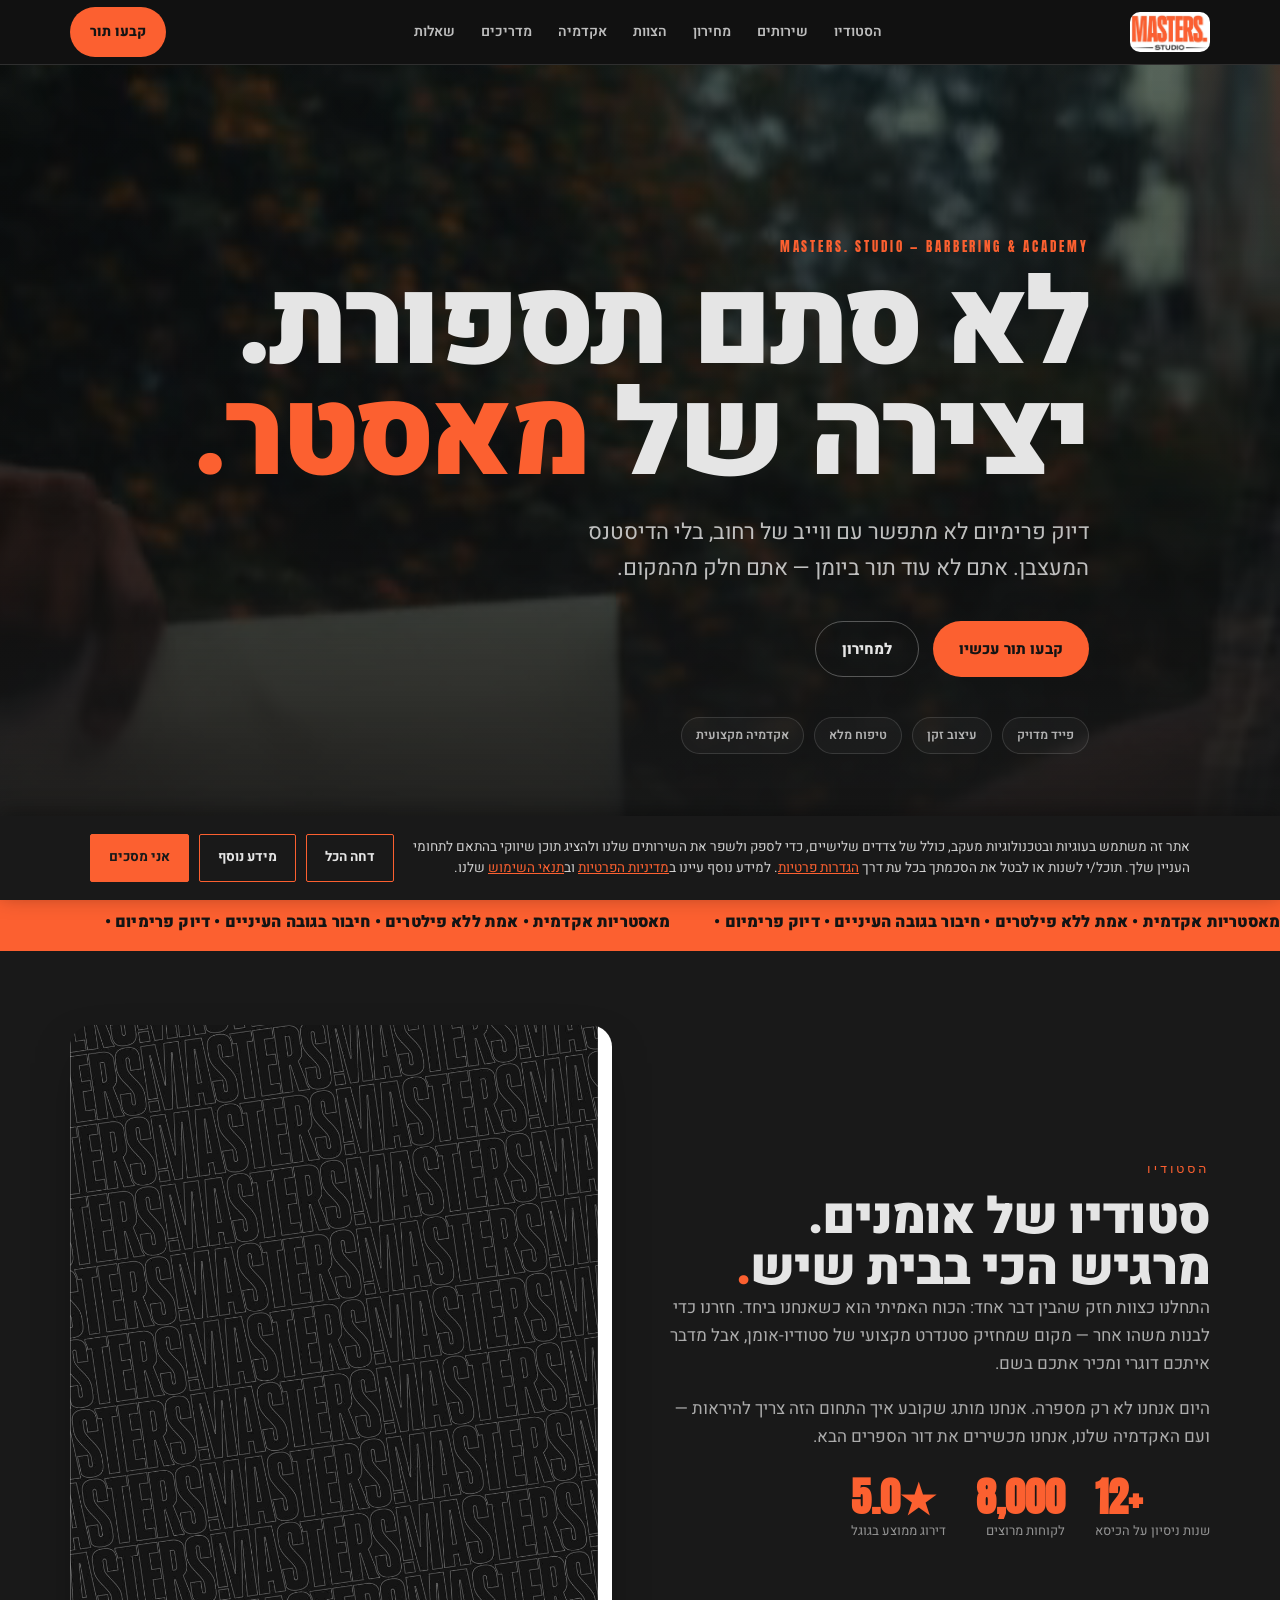
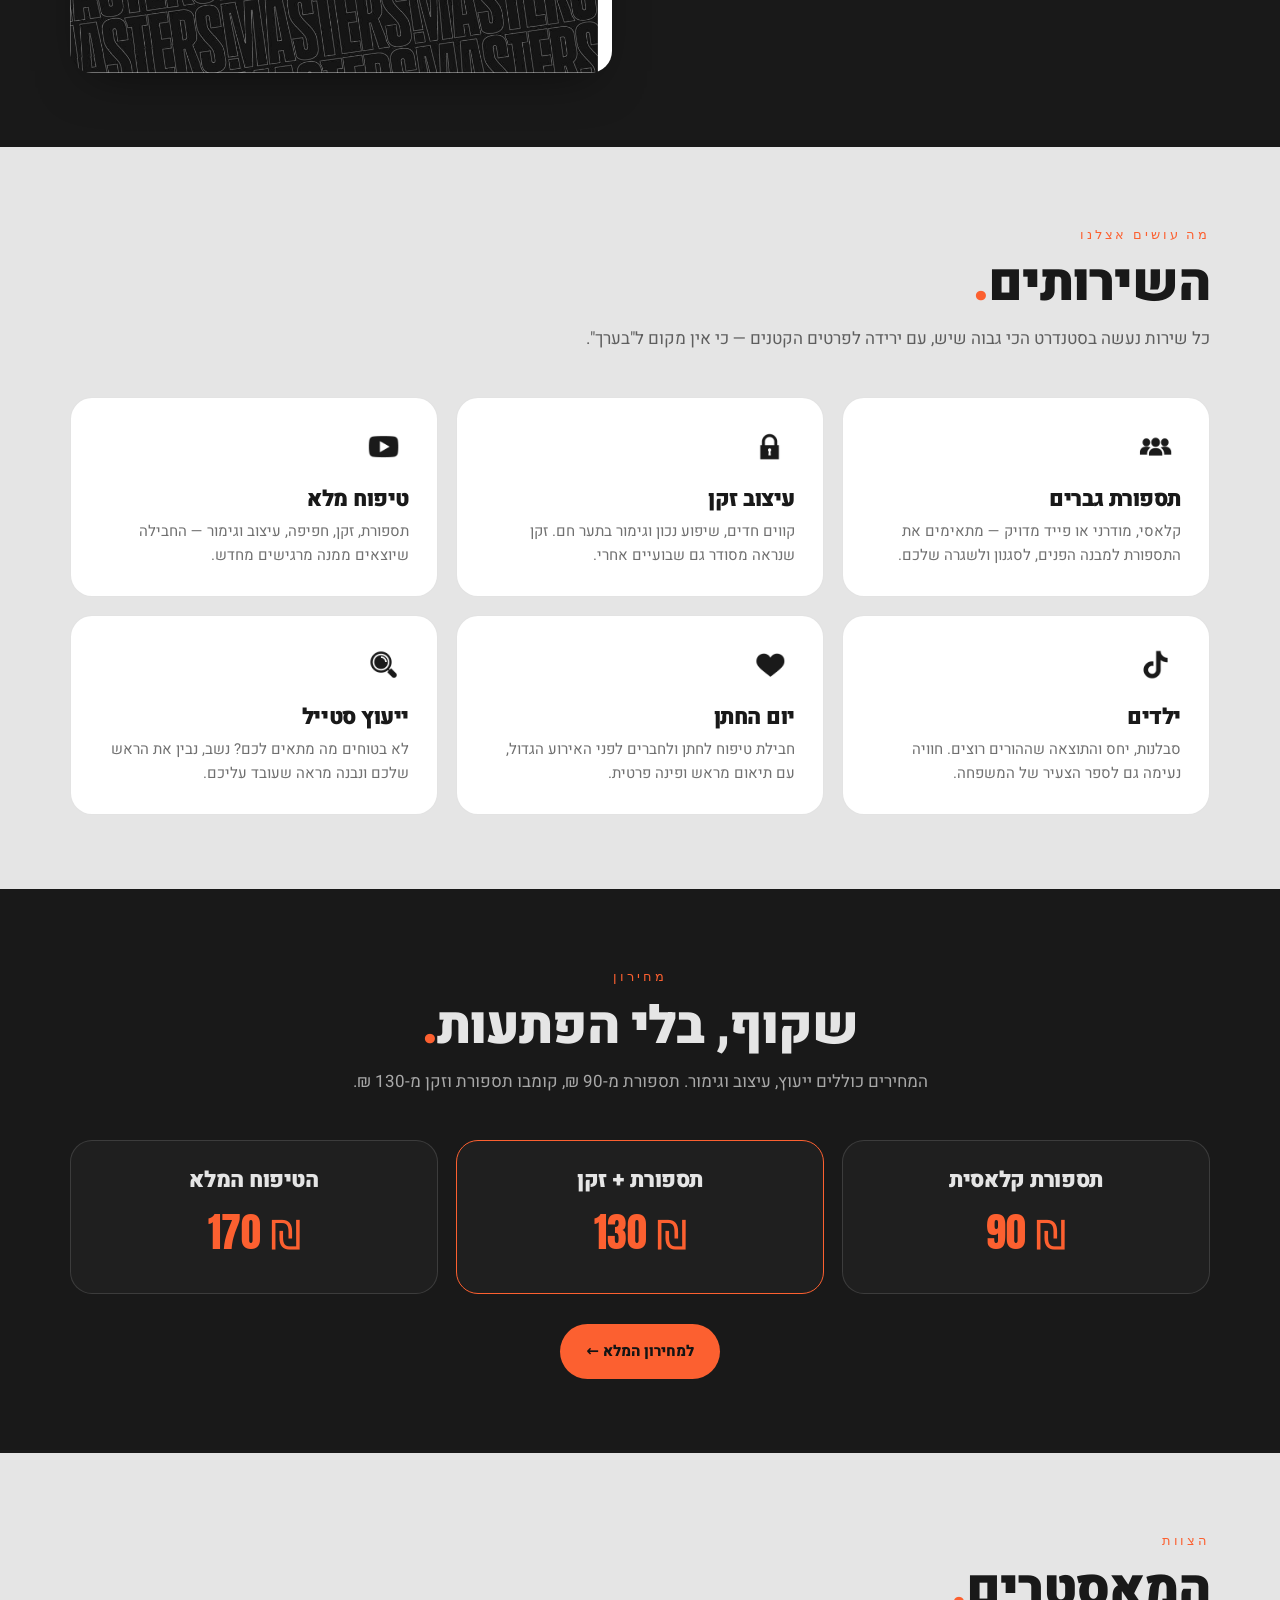
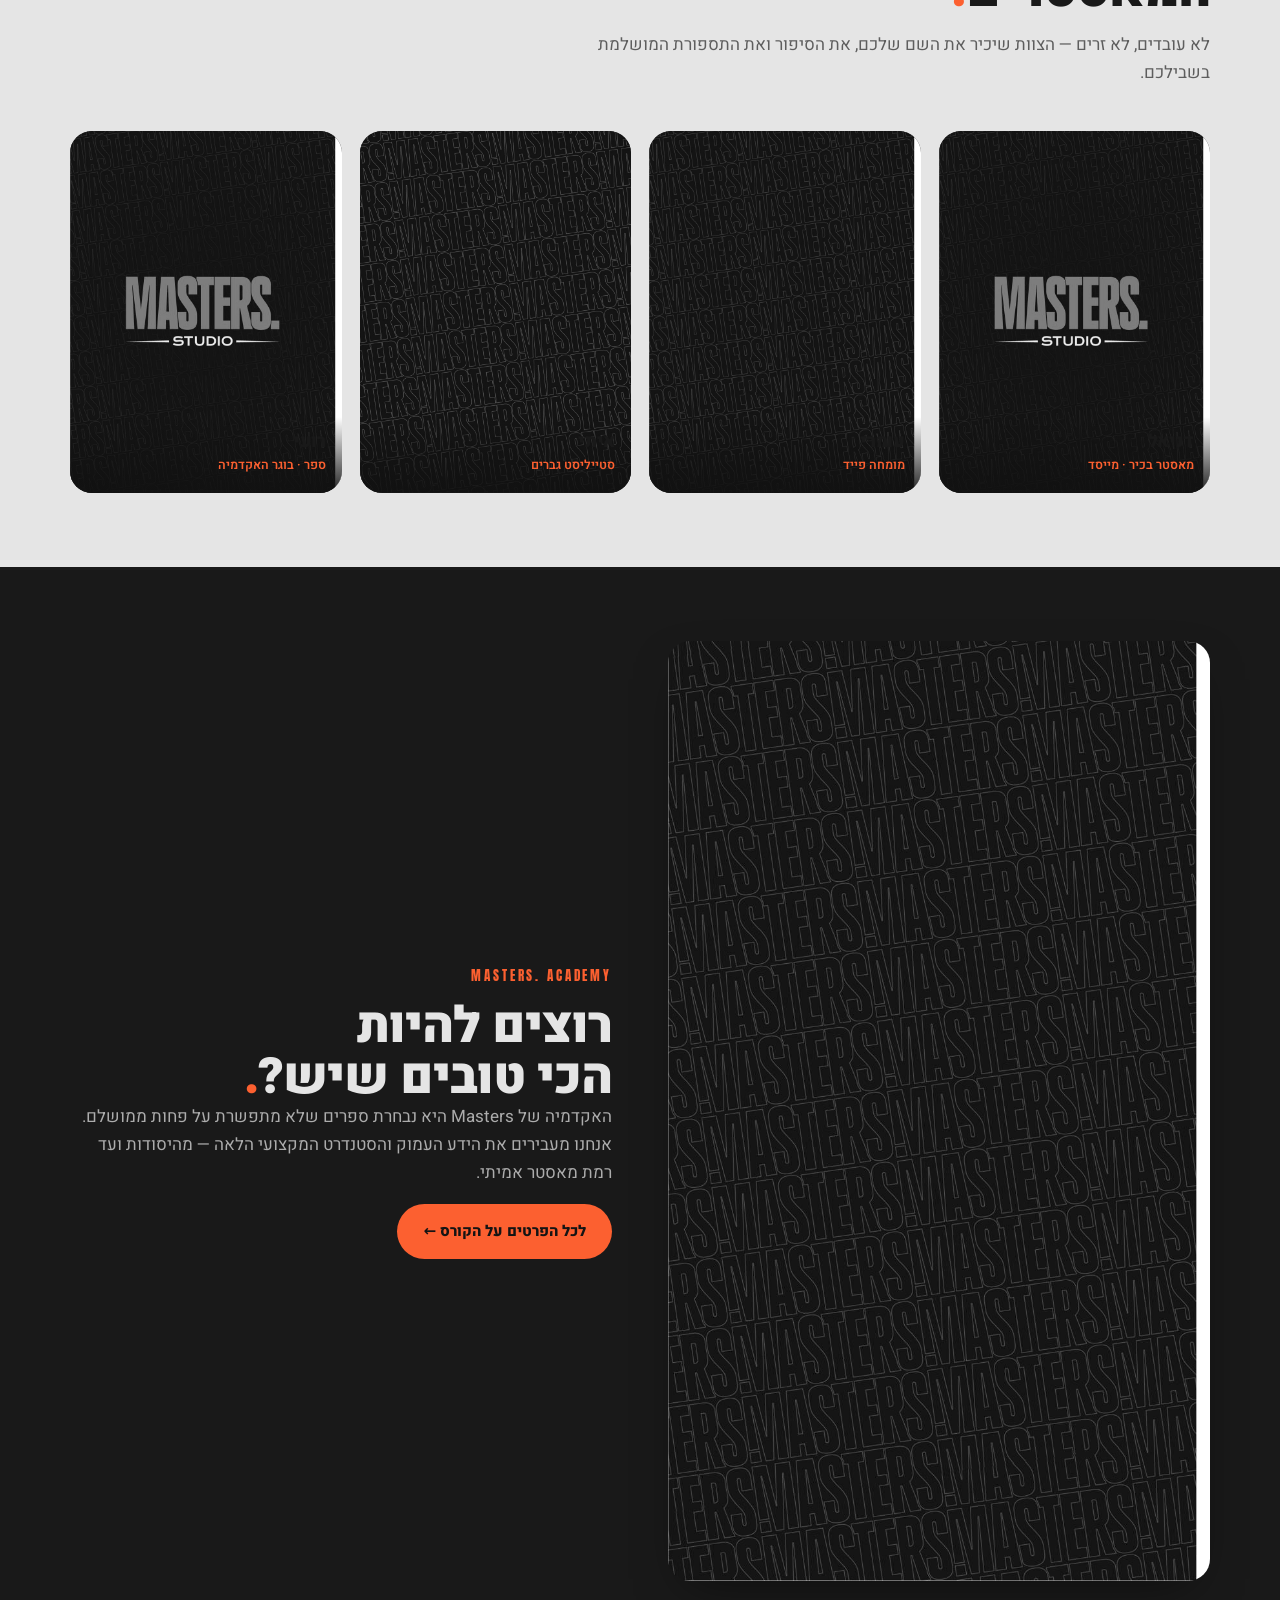
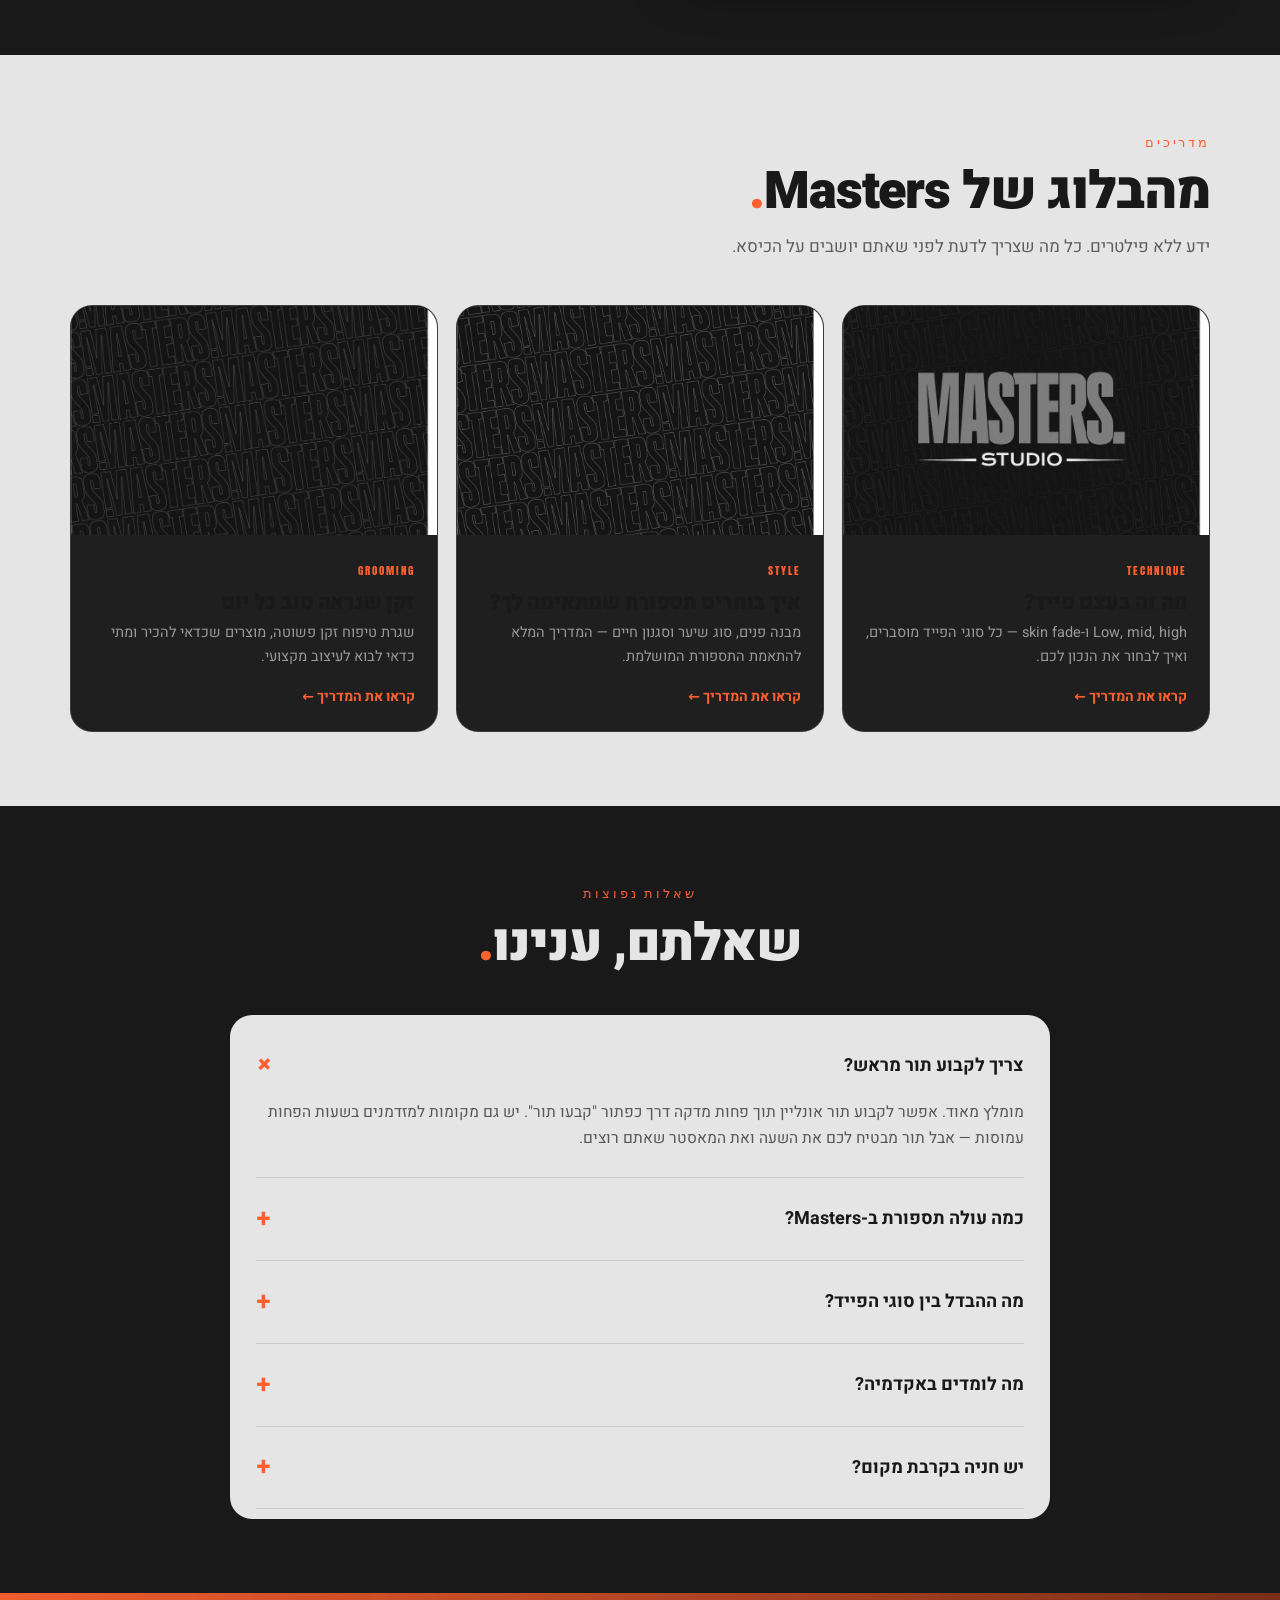
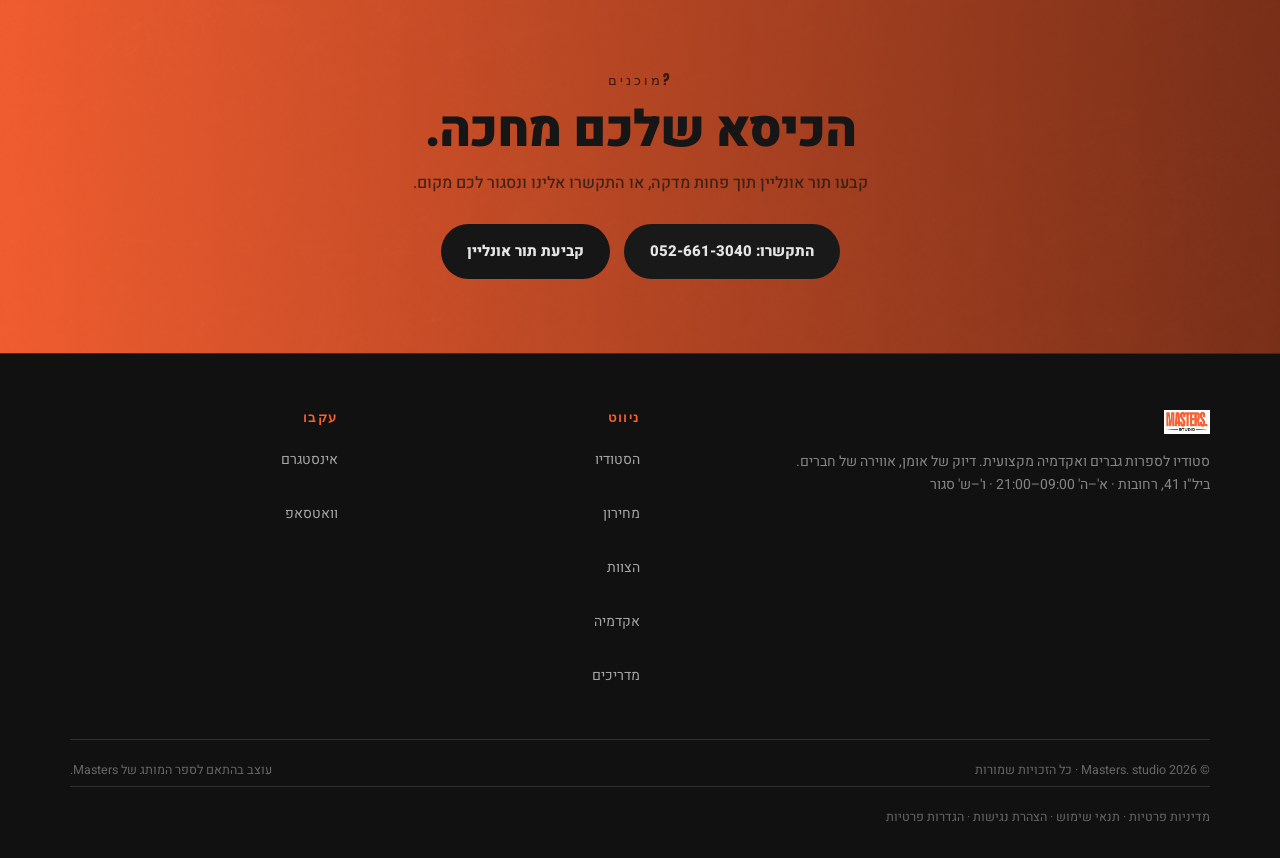
<file: index.html>
<!DOCTYPE html>
<html lang="he" dir="rtl">
<head>
<meta charset="UTF-8">
<meta name="viewport" content="width=device-width, initial-scale=1">
<title>Masters. סטודיו לספרות גברים ואקדמיה מקצועית | תספורות פרימיום</title>
<meta name="description" content="Masters. — סטודיו לספרות גברים בסטנדרט פרימיום ואקדמיה מקצועית לספרים. פייד, תספורת + זקן, טיפוח מלא ותורים אונליין. דיוק של אומן, אווירה של חברים.">
<meta name="keywords" content="מספרה גברים, ספר גברים, תספורת פייד, מספרה, ברבר שופ, אקדמיה לספרות, תספורת וזקן, Masters studio">
<link rel="canonical" href="https://masters-studio.co.il/">
<meta name="theme-color" content="#191919">
<meta name="robots" content="index,follow">

<!-- Open Graph -->
<meta property="og:type" content="business.business">
<meta property="og:title" content="Masters. סטודיו לספרות גברים ואקדמיה מקצועית">
<meta property="og:description" content="דיוק של אומן, אווירה של חברים. תספורות פרימיום, טיפוח זקן ואקדמיה מקצועית לספרים.">
<meta property="og:locale" content="he_IL">
<meta property="og:url" content="https://masters-studio.co.il/">
<meta property="og:image" content="https://masters-studio.co.il/assets/post.jpg">
<meta name="twitter:card" content="summary_large_image">

<link rel="icon" type="image/png" href="assets/logo-black.png">
<link rel="preconnect" href="https://fonts.googleapis.com">
<link rel="preconnect" href="https://fonts.gstatic.com" crossorigin>
<link rel="preload" as="image" href="assets/hero-poster.jpg" fetchpriority="high">
<link rel="preload" as="image" href="assets/texture2.webp" fetchpriority="high">
<link rel="preload" as="style" href="https://fonts.googleapis.com/css2?family=Anton&family=Heebo:wght@400;500;700;900&display=swap">
<link rel="stylesheet" href="https://fonts.googleapis.com/css2?family=Anton&family=Heebo:wght@400;500;700;900&display=swap" media="print" onload="this.media='all'">
<noscript><link rel="stylesheet" href="https://fonts.googleapis.com/css2?family=Anton&family=Heebo:wght@400;500;700;900&display=swap"></noscript>

<link rel="stylesheet" href="css/style.css">

<link rel="preload" as="style" href="css/cookie-consent.css">
<link rel="stylesheet" href="css/cookie-consent.css" media="print" onload="this.media='all'">
<noscript><link rel="stylesheet" href="css/cookie-consent.css"></noscript>
    
<!-- Local business structured data (SEO) -->
<script type="application/ld+json">
{
  "@context":"https://schema.org",
  "@type":"HairSalon",
  "name":"Masters. studio",
  "image":"https://masters-studio.co.il/assets/post.jpg",
  "description":"סטודיו לספרות גברים בסטנדרט פרימיום ואקדמיה מקצועית לספרים.",
  "@id":"https://masters-studio.co.il/",
  "url":"https://masters-studio.co.il/",
  "telephone":"+972-52-661-3040",
  "priceRange":"₪₪",
  "address":{"@type":"PostalAddress","streetAddress":"ביל\"ו 41, קומה 1","addressLocality":"רחובות","addressCountry":"IL"},
  "geo":{"@type":"GeoCoordinates","latitude":31.893955,"longitude":34.809265},
  "openingHoursSpecification":[
    {"@type":"OpeningHoursSpecification","dayOfWeek":["Sunday","Monday","Tuesday","Wednesday","Thursday"],"opens":"09:00","closes":"21:00"}
  ],
  "sameAs":["https://www.instagram.com/masters__studio/"]
}
</script>
<script type="application/ld+json">
{
  "@context":"https://schema.org",
  "@type":"FAQPage",
  "mainEntity":[
    {"@type":"Question","name":"צריך לקבוע תור מראש?","acceptedAnswer":{"@type":"Answer","text":"מומלץ. אפשר לקבוע תור אונליין תוך פחות מדקה. יש גם מקומות למזדמנים בשעות פחות עמוסות."}},
    {"@type":"Question","name":"כמה עולה תספורת ב-Masters?","acceptedAnswer":{"@type":"Answer","text":"תספורת קלאסית מתחילה ב-90 ₪, קומבו תספורת וזקן ב-130 ₪, וחבילת הטיפוח המלאה ב-170 ₪."}},
    {"@type":"Question","name":"מה זה בכלל פייד?","acceptedAnswer":{"@type":"Answer","text":"פייד הוא מעבר הדרגתי מקצר לארוך בצדדים ובעורף, שנעשה בהדרגתיות מושלמת בין האורכים. יש low, mid, high ו-skin fade."}},
    {"@type":"Question","name":"מה לומדים באקדמיה של Masters?","acceptedAnswer":{"@type":"Answer","text":"קורס ספרות מלא מהיסודות ועד רמת מאסטר: טכניקות פייד, עבודת מספריים, עיצוב זקן, ניהול לקוח ובניית קליינטים."}}
  ]
}
</script>
</head>
<body>
<a class="skip" href="#main">דלג לתוכן</a>

<!-- NAV -->
<header class="nav">
  <div class="container nav-in">
    <a class="nav-logo" href="#top" aria-label="Masters studio — דף הבית">
      <img src="assets/logo-nav-chip.png" alt="הלוגו של Masters studio">
    </a>
    <nav class="nav-links" aria-label="ניווט ראשי">
      <a href="#about">הסטודיו</a>
      <a href="#services">שירותים</a>
      <a href="pricing.html">מחירון</a>
      <a href="#team">הצוות</a>
      <a href="academy.html">אקדמיה</a>
      <a href="#articles">מדריכים</a>
      <a href="#faq">שאלות</a>
    </nav>
    <div style="display:flex;align-items:center;gap:10px">
      <a class="nav-cta" href="#book">קבעו תור</a>
      <button class="burger" aria-label="פתיחת תפריט" aria-expanded="false" id="burger">
        <span></span><span></span><span></span>
      </button>
    </div>
  </div>
  <nav class="mobile-menu container" id="mobileMenu" aria-label="ניווט נייד">
    <a href="#about">הסטודיו</a>
    <a href="#services">שירותים</a>
    <a href="pricing.html">מחירון</a>
    <a href="#team">הצוות</a>
    <a href="academy.html">אקדמיה</a>
    <a href="#articles">מדריכים</a>
    <a href="#faq">שאלות נפוצות</a>
  </nav>
</header>

<main id="main">
<span id="top"></span>

<!-- HERO -->
<section class="hero" aria-label="ברוכים הבאים">
    <video class="hero-video" autoplay muted loop playsinline preload="metadata" poster="assets/hero-poster.jpg">
    <source src="assets/hero-video.webm" type="video/webm">
    <source src="assets/hero-video.mp4" type="video/mp4">
  </video>
  <div class="hero-overlay"></div>
  <div class="container">
    <span class="eyebrow">Masters. studio — barbering &amp; academy</span>
    <h1>לא סתם תספורת.<br>יצירה של <span class="dot" style="color:var(--orange)">מאסטר</span></h1>
    <p class="sub">דיוק פרימיום לא מתפשר עם ווייב של רחוב, בלי הדיסטנס המעצבן. אתם לא עוד תור ביומן — אתם חלק מהמקום.</p>
    <div class="hero-actions">
      <a class="btn btn-primary" href="#book">קבעו תור עכשיו</a>
      <a class="btn btn-ghost" href="#pricing">למחירון</a>
    </div>
    <div class="hero-tags">
      <span>פייד מדויק</span><span>עיצוב זקן</span><span>טיפוח מלא</span><span>אקדמיה מקצועית</span>
    </div>
  </div>
</section>

<!-- VALUE STRIP -->
<div class="strip" aria-hidden="true">
  <div class="strip-in">
    <span>מאסטריות אקדמית&nbsp;•&nbsp;אמת ללא פילטרים&nbsp;•&nbsp;חיבור בגובה העיניים&nbsp;•&nbsp;דיוק פרימיום&nbsp;•&nbsp;</span>
    <span>מאסטריות אקדמית&nbsp;•&nbsp;אמת ללא פילטרים&nbsp;•&nbsp;חיבור בגובה העיניים&nbsp;•&nbsp;דיוק פרימיום&nbsp;•&nbsp;</span>
  </div>
</div>

<!-- ABOUT / GENERAL INFO -->
<section id="about">
  <div class="container split">
    <div>
      <span class="eyebrow">הסטודיו</span>
      <h2 style="font-size:clamp(30px,7vw,50px)">סטודיו של אומנים.<br>מרגיש הכי בבית שיש<span class="dot"></span></h2>
      <p style="color:rgba(229,229,229,.72);font-size:17px">
        התחלנו כצוות חזק שהבין דבר אחד: הכוח האמיתי הוא כשאנחנו ביחד. חזרנו כדי לבנות משהו אחר —
        מקום שמחזיק סטנדרט מקצועי של סטודיו-אומן, אבל מדבר איתכם דוגרי ומכיר אתכם בשם.
      </p>
      <p style="color:rgba(229,229,229,.72);font-size:17px">
        היום אנחנו לא רק מספרה. אנחנו מותג שקובע איך התחום הזה צריך להיראות — ועם האקדמיה שלנו,
        אנחנו מכשירים את דור הספרים הבא.
      </p>
      <div class="stat-row">
        <div class="stat"><b>12+</b><span>שנות ניסיון על הכיסא</span></div>
        <div class="stat"><b>8,000</b><span>לקוחות מרוצים</span></div>
        <div class="stat"><b>5.0★</b><span>דירוג ממוצע בגוגל</span></div>
      </div>
    </div>
    <div class="media">
      <img src="assets/post.jpg" alt="ספר מ-Masters studio מבצע תספורת פייד ללקוח באווירת הסטודיו" loading="lazy">
    </div>
  </div>
</section>

<!-- SERVICES -->
<section id="services" class="on-pearl">
  <div class="container">
    <div class="section-head">
      <span class="eyebrow">מה עושים אצלנו</span>
      <h2>השירותים<span class="dot"></span></h2>
      <p>כל שירות נעשה בסטנדרט הכי גבוה שיש, עם ירידה לפרטים הקטנים — כי אין מקום ל"בערך".</p>
    </div>
    <div class="grid g-3">
      <article class="card">
        <img class="ic" src="assets/icons/ic1.png" alt="">
        <h3>תספורת גברים</h3>
        <p>קלאסי, מודרני או פייד מדויק — מתאימים את התספורת למבנה הפנים, לסגנון ולשגרה שלכם.</p>
      </article>
      <article class="card">
        <img class="ic" src="assets/icons/ic3.png" alt="">
        <h3>עיצוב זקן</h3>
        <p>קווים חדים, שיפוע נכון וגימור בתער חם. זקן שנראה מסודר גם שבועיים אחרי.</p>
      </article>
      <article class="card">
        <img class="ic" src="assets/icons/ic5.png" alt="">
        <h3>טיפוח מלא</h3>
        <p>תספורת, זקן, חפיפה, עיצוב וגימור — החבילה שיוצאים ממנה מרגישים מחדש.</p>
      </article>
      <article class="card">
        <img class="ic" src="assets/icons/ic7.png" alt="">
        <h3>ילדים</h3>
        <p>סבלנות, יחס והתוצאה שההורים רוצים. חוויה נעימה גם לספר הצעיר של המשפחה.</p>
      </article>
      <article class="card">
        <img class="ic" src="assets/icons/ic9.png" alt="">
        <h3>יום החתן</h3>
        <p>חבילת טיפוח לחתן ולחברים לפני האירוע הגדול, עם תיאום מראש ופינה פרטית.</p>
      </article>
      <article class="card">
        <img class="ic" src="assets/icons/ic11.png" alt="">
        <h3>ייעוץ סטייל</h3>
        <p>לא בטוחים מה מתאים לכם? נשב, נבין את הראש שלכם ונבנה מראה שעובד עליכם.</p>
      </article>
    </div>
  </div>
</section>

<!-- PRICING TEASER -->
<section id="pricing">
  <div class="container">
    <div class="section-head" style="margin-inline:auto;text-align:center">
      <span class="eyebrow">מחירון</span>
      <h2>שקוף, בלי הפתעות<span class="dot"></span></h2>
      <p style="margin-inline:auto">המחירים כוללים ייעוץ, עיצוב וגימור. תספורת מ-90 ₪, קומבו תספורת וזקן מ-130 ₪.</p>
    </div>
    <div class="grid g-3">
      <article class="card" style="text-align:center">
        <h3>תספורת קלאסית</h3>
        <div class="amount" style="font-family:var(--ff-display);font-size:40px;color:var(--orange);direction:ltr">90 ₪</div>
      </article>
      <article class="card" style="text-align:center;border-color:var(--orange)">
        <h3>תספורת + זקן</h3>
        <div class="amount" style="font-family:var(--ff-display);font-size:40px;color:var(--orange);direction:ltr">130 ₪</div>
      </article>
      <article class="card" style="text-align:center">
        <h3>הטיפוח המלא</h3>
        <div class="amount" style="font-family:var(--ff-display);font-size:40px;color:var(--orange);direction:ltr">170 ₪</div>
      </article>
    </div>
    <div style="text-align:center;margin-top:30px">
      <a class="btn btn-primary" href="pricing.html">למחירון המלא ←</a>
    </div>
  </div>
</section>

<!-- TEAM -->
<section id="team" class="on-pearl">
  <div class="container">
    <div class="section-head">
      <span class="eyebrow">הצוות</span>
      <h2>המאסטרים<span class="dot"></span></h2>
      <p>לא עובדים, לא זרים — הצוות שיכיר את השם שלכם, את הסיפור ואת התספורת המושלמת בשבילכם.</p>
    </div>
    <div class="team-grid">
      <article class="member"><img src="assets/app1.jpg" alt="דניאל — מאסטר בכיר וספר ראשי ב-Masters studio" loading="lazy"><div class="info"><h3>דניאל</h3><span>מאסטר בכיר · מייסד</span></div></article>
      <article class="member"><img src="assets/app2.jpg" alt="עומרי — מומחה פייד ועיצוב זקן" loading="lazy"><div class="info"><h3>עומרי</h3><span>מומחה פייד</span></div></article>
      <article class="member"><img src="assets/post.jpg" alt="איתי — ספר וסטייליסט גברים" loading="lazy"><div class="info"><h3>איתי</h3><span>סטייליסט גברים</span></div></article>
      <article class="member"><img src="assets/app1.jpg" alt="רועי — ספר צעיר ובוגר האקדמיה של Masters" loading="lazy"><div class="info"><h3>רועי</h3><span>ספר · בוגר האקדמיה</span></div></article>
    </div>
  </div>
</section>

<!-- ACADEMY TEASER -->
<section id="academy">
  <div class="container split">
    <div class="media">
      <img src="assets/app2.jpg" alt="שיעור מעשי באקדמיה של Masters — הכשרת ספרים מקצועית" loading="lazy">
    </div>
    <div>
      <span class="eyebrow">Masters. academy</span>
      <h2 style="font-size:clamp(30px,7vw,50px)">רוצים להיות<br>הכי טובים שיש?<span class="dot"></span></h2>
      <p style="color:rgba(229,229,229,.72);font-size:17px">
        האקדמיה של Masters היא נבחרת ספרים שלא מתפשרת על פחות ממושלם. אנחנו מעבירים את הידע העמוק
        והסטנדרט המקצועי הלאה — מהיסודות ועד רמת מאסטר אמיתי.
      </p>
      <a class="btn btn-primary" href="academy.html">לכל הפרטים על הקורס ←</a>
    </div>
  </div>
</section>

<!-- ARTICLES -->
<section id="articles" class="on-pearl">
  <div class="container">
    <div class="section-head">
      <span class="eyebrow">מדריכים</span>
      <h2>מהבלוג של Masters<span class="dot"></span></h2>
      <p>ידע ללא פילטרים. כל מה שצריך לדעת לפני שאתם יושבים על הכיסא.</p>
    </div>
    <div class="grid g-3">
      <a class="article-card" href="articles/mah-ze-fade.html">
        <div class="thumb"><img src="assets/app1.jpg" alt="תספורת פייד — מדריך" loading="lazy"></div>
        <div class="body">
          <span class="kicker">TECHNIQUE</span>
          <h3>מה זה בעצם פייד?</h3>
          <p>Low, mid, high ו-skin fade — כל סוגי הפייד מוסברים, ואיך לבחור את הנכון לכם.</p>
          <span class="more">קראו את המדריך ←</span>
        </div>
      </a>
      <a class="article-card" href="articles/how-to-choose-cut.html">
        <div class="thumb"><img src="assets/post.jpg" alt="התאמת תספורת למבנה פנים" loading="lazy"></div>
        <div class="body">
          <span class="kicker">STYLE</span>
          <h3>איך בוחרים תספורת שמתאימה לך?</h3>
          <p>מבנה פנים, סוג שיער וסגנון חיים — המדריך המלא להתאמת התספורת המושלמת.</p>
          <span class="more">קראו את המדריך ←</span>
        </div>
      </a>
      <a class="article-card" href="articles/beard-care.html">
        <div class="thumb"><img src="assets/app2.jpg" alt="טיפוח זקן" loading="lazy"></div>
        <div class="body">
          <span class="kicker">GROOMING</span>
          <h3>זקן שנראה טוב כל יום</h3>
          <p>שגרת טיפוח זקן פשוטה, מוצרים שכדאי להכיר ומתי כדאי לבוא לעיצוב מקצועי.</p>
          <span class="more">קראו את המדריך ←</span>
        </div>
      </a>
    </div>
  </div>
</section>

<!-- FAQ -->
<section id="faq">
  <div class="container">
    <div class="section-head" style="margin-inline:auto;text-align:center">
      <span class="eyebrow">שאלות נפוצות</span>
      <h2>שאלתם, ענינו<span class="dot"></span></h2>
    </div>
    <div class="faq" style="background:var(--pearl);border-radius:22px;padding:10px 26px">
      <details open><summary>צריך לקבוע תור מראש? <span class="plus">+</span></summary><div class="answer">מומלץ מאוד. אפשר לקבוע תור אונליין תוך פחות מדקה דרך כפתור "קבעו תור". יש גם מקומות למזדמנים בשעות הפחות עמוסות — אבל תור מבטיח לכם את השעה ואת המאסטר שאתם רוצים.</div></details>
      <details><summary>כמה עולה תספורת ב-Masters? <span class="plus">+</span></summary><div class="answer">תספורת קלאסית מתחילה ב-90 ₪, קומבו תספורת וזקן ב-130 ₪, וחבילת הטיפוח המלאה ב-170 ₪. המחירון המלא נמצא בעמוד זה, מעל האזור הזה.</div></details>
      <details><summary>מה ההבדל בין סוגי הפייד? <span class="plus">+</span></summary><div class="answer">ההבדל הוא בגובה שבו מתחיל המעבר מקצר לארוך: low fade מתחיל נמוך ליד האוזן, mid באמצע, high גבוה, ו-skin fade יורד עד העור. הסברנו הכל במדריך "מה זה פייד".</div></details>
      <details><summary>מה לומדים באקדמיה? <span class="plus">+</span></summary><div class="answer">קורס ספרות מלא מהיסודות ועד רמת מאסטר: טכניקות פייד, עבודת מספריים, עיצוב זקן בתער, עבודה מול לקוח אמיתי, בניית קליינטים ומיתוג אישי. בסיום — תעודה וליווי בהשמה.</div></details>
      <details><summary>יש חניה בקרבת מקום? <span class="plus">+</span></summary><div class="answer">כן, יש חניון ציבורי במרחק דקה הליכה וכן חניית רחוב באזור. מומלץ להגיע 5 דקות לפני התור.</div></details>
    </div>
  </div>
</section>

<!-- CTA / BOOK -->
<section id="book" class="cta-band">
  <div class="container">
    <span class="eyebrow" style="color:#3a1608">מוכנים?</span>
    <h2>הכיסא שלכם מחכה<span style="color:#161616">.</span></h2>
    <p>קבעו תור אונליין תוך פחות מדקה, או התקשרו אלינו ונסגור לכם מקום.</p>
    <div style="display:flex;gap:14px;flex-wrap:wrap;justify-content:center">
      <a class="btn btn-dark" href="tel:+972526613040">התקשרו: 052-661-3040</a>
      <a class="btn btn-dark" href="https://app.smartor.co.il/MASTERS" style="background:#161616" target="_blank" rel="noopener">קביעת תור אונליין</a>
    </div>
  </div>
</section>
</main>

<!-- FOOTER -->
<footer class="footer">
  <div class="container">
    <div class="footer-grid">
      <div>
        <img class="flogo" src="assets/logo-lightbg.png" alt="Masters studio">
        <p>סטודיו לספרות גברים ואקדמיה מקצועית. דיוק של אומן, אווירה של חברים.<br>
                  ביל"ו 41, רחובות · א'–ה' 09:00–21:00 · ו'–ש' סגור</p>
      </div>
      <div>
        <h3>ניווט</h3>
        <ul>
          <li><a href="#about">הסטודיו</a></li>
          <li><a href="#pricing">מחירון</a></li>
          <li><a href="#team">הצוות</a></li>
          <li><a href="#academy">אקדמיה</a></li>
          <li><a href="#articles">מדריכים</a></li>
        </ul>
      </div>
      <div>
        <h3>עקבו</h3>
        <ul>
          <li><a href="https://www.instagram.com/masters__studio/" target="_blank" rel="noopener">אינסטגרם</a></li>
          <li><a href="https://wa.me/972526613040" target="_blank" rel="noopener">וואטסאפ</a></li>
        </ul>
      </div>
    </div>
    <div class="footer-bottom">
      <span>© 2026 Masters. studio · כל הזכויות שמורות</span>
      <span>עוצב בהתאם לספר המותג של Masters.</span>
    </div>
    <div class="footer-bottom" style="margin-top:6px">
      <span>
        <a href="privacy-policy.html">מדיניות פרטיות</a> ·
        <a href="terms.html">תנאי שימוש</a> ·
        <a href="accessibility.html">הצהרת נגישות</a> ·
        <a href="privacy-settings.html">הגדרות פרטיות</a>
      </span>
    </div>
  </div>
</footer>

<!-- STICKY MOBILE CTA -->
<div class="sticky-cta hide" id="stickyCta">
  <a class="btn btn-primary" href="#book">קבעו תור</a>
  <a class="btn btn-ghost" href="tel:+972526613040" aria-label="התקשרו אלינו">📞</a>
</div>

<script>
  const b=document.getElementById('burger'),m=document.getElementById('mobileMenu');
  b.addEventListener('click',()=>{const o=m.classList.toggle('open');b.setAttribute('aria-expanded',o)});
  m.querySelectorAll('a').forEach(a=>a.addEventListener('click',()=>{m.classList.remove('open');b.setAttribute('aria-expanded',false)}));
  const sc=document.getElementById('stickyCta'),hero=document.querySelector('.hero');
  if(sc&&hero){new IntersectionObserver(([e])=>sc.classList.toggle('hide',e.isIntersecting),{threshold:.15}).observe(hero);}
</script>

<!-- Masters Studio — Cookie Consent Banner -->
<div id="mc-banner" role="dialog" aria-live="polite" aria-label="הגדרות פרטיות ועוגיות">
  <div class="mc-row">
    <p>
      אתר זה משתמש בעוגיות ובטכנולוגיות מעקב, כולל של צדדים שלישיים, כדי לספק ולשפר את השירותים שלנו ולהציג תוכן שיווקי בהתאם לתחומי העניין שלך. תוכל/י לשנות או לבטל את הסכמתך בכל עת דרך
      <a href="privacy-settings.html">הגדרות פרטיות</a>.
      למידע נוסף עיינו ב<a href="privacy-policy.html">מדיניות הפרטיות</a> וב<a href="terms.html">תנאי השימוש</a> שלנו.
    </p>
    <div class="mc-actions">
      <button type="button" class="mc-reject-all" id="mc-reject-all">דחה הכל</button>
      <button type="button" class="mc-more" id="mc-more" aria-expanded="false" aria-controls="mc-panel">מידע נוסף</button>
      <button type="button" class="mc-accept-all" id="mc-accept-all">אני מסכים</button>
    </div>

    <div id="mc-panel">
      <div class="mc-pref-row">
        <label class="mc-switch">
          <input type="checkbox" checked disabled>
          <span class="mc-slider"></span>
        </label>
        <div class="mc-pref-text">
          <span class="mc-pref-title">חיוני</span>
          <p>נדרש לתפעול בסיסי של האתר. לא ניתן לביטול.</p>
        </div>
      </div>
      <div class="mc-pref-row">
        <label class="mc-switch">
          <input type="checkbox" id="mc-functional">
          <span class="mc-slider"></span>
        </label>
        <div class="mc-pref-text">
          <span class="mc-pref-title">פונקציונאלי</span>
          <p>מאפשר זכירת העדפות שימוש (כגון שפה או תצוגה).</p>
        </div>
      </div>
      <div class="mc-pref-row">
        <label class="mc-switch">
          <input type="checkbox" id="mc-analytics">
          <span class="mc-slider"></span>
        </label>
        <div class="mc-pref-text">
          <span class="mc-pref-title">אנליטיים</span>
          <p>עוזר לנו להבין כיצד גולשים משתמשים באתר, לצורכי שיפור ו-SEO.</p>
        </div>
      </div>
      <div class="mc-pref-row">
        <label class="mc-switch">
          <input type="checkbox" id="mc-marketing">
          <span class="mc-slider"></span>
        </label>
        <div class="mc-pref-text">
          <span class="mc-pref-title">שיווק</span>
          <p>משמש להצגת תוכן שיווקי ופרסום ממוקד ברשתות ובמנועי חיפוש.</p>
        </div>
      </div>
      <button type="button" class="mc-save" id="mc-save-selected">שמור בחירה</button>
    </div>
  </div>
</div>

<script src="js/cookie-consent.js"></script>
</body>
</html>
</file>
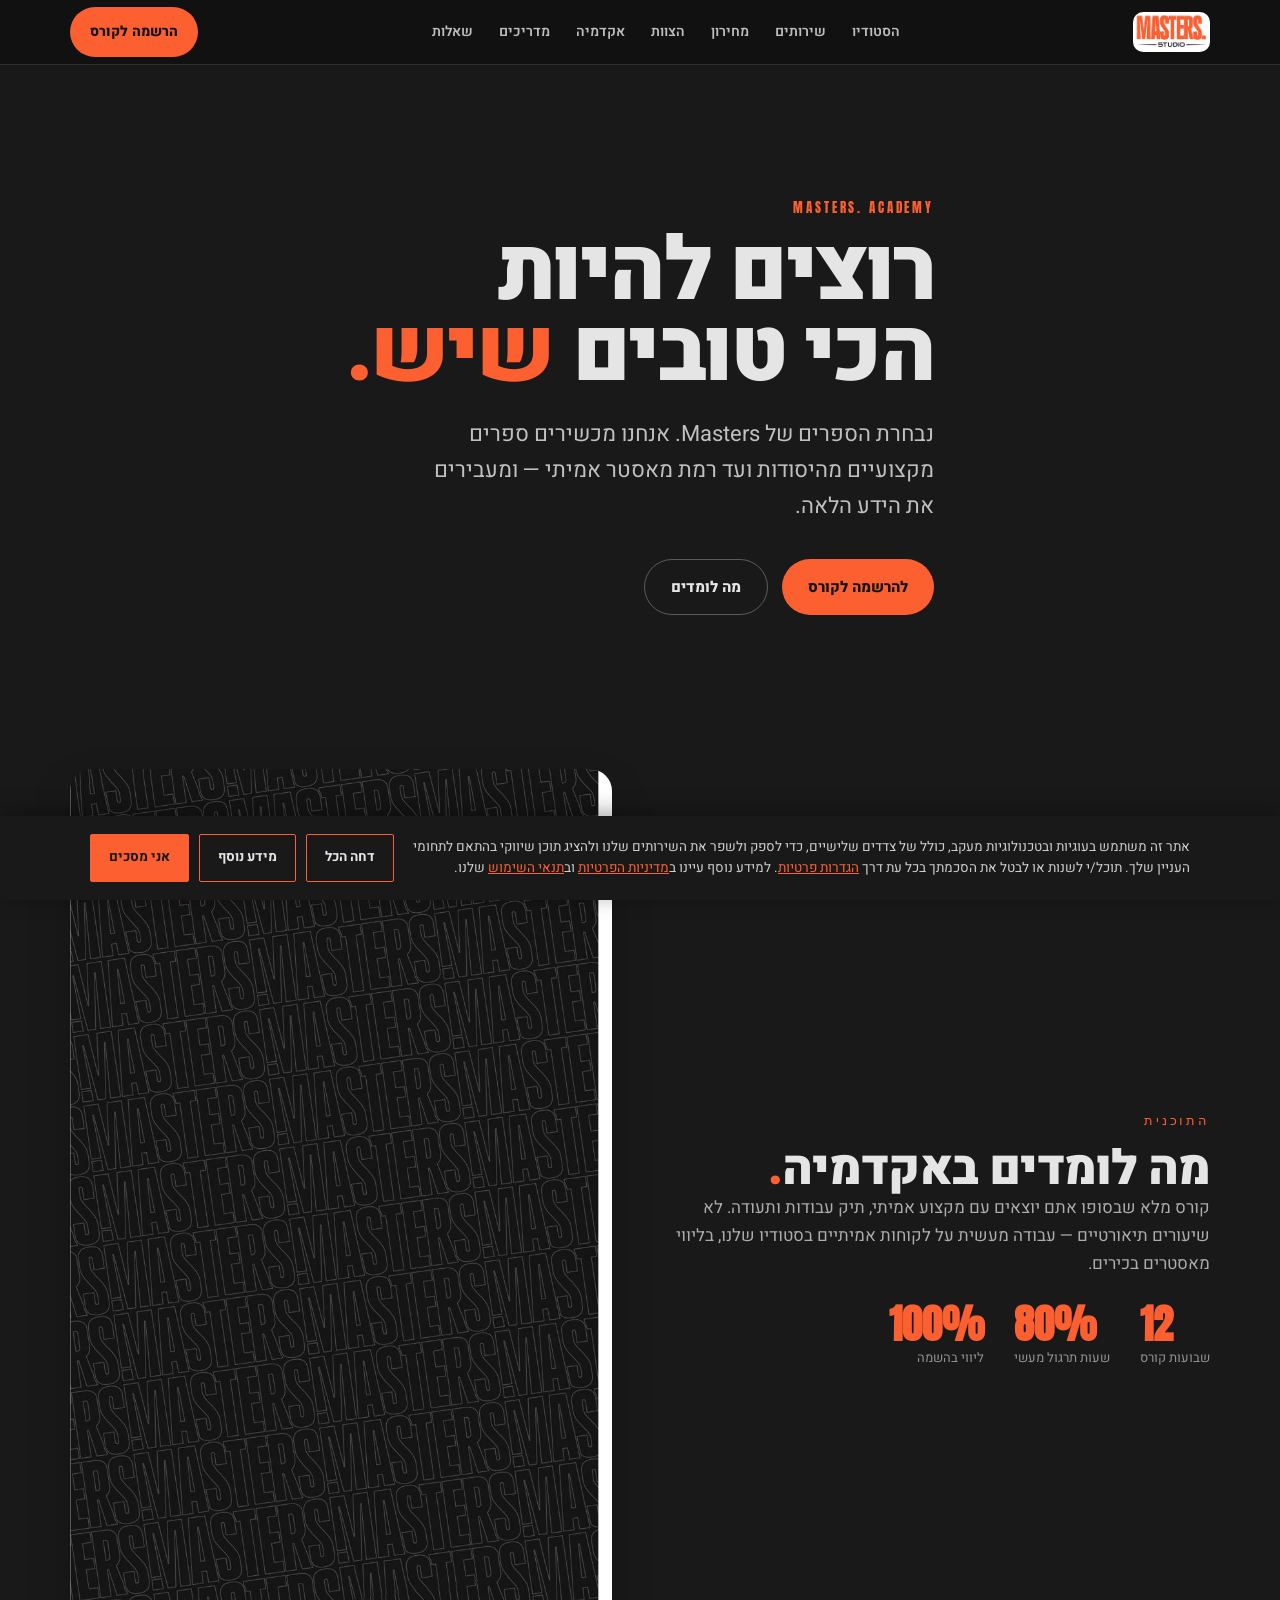
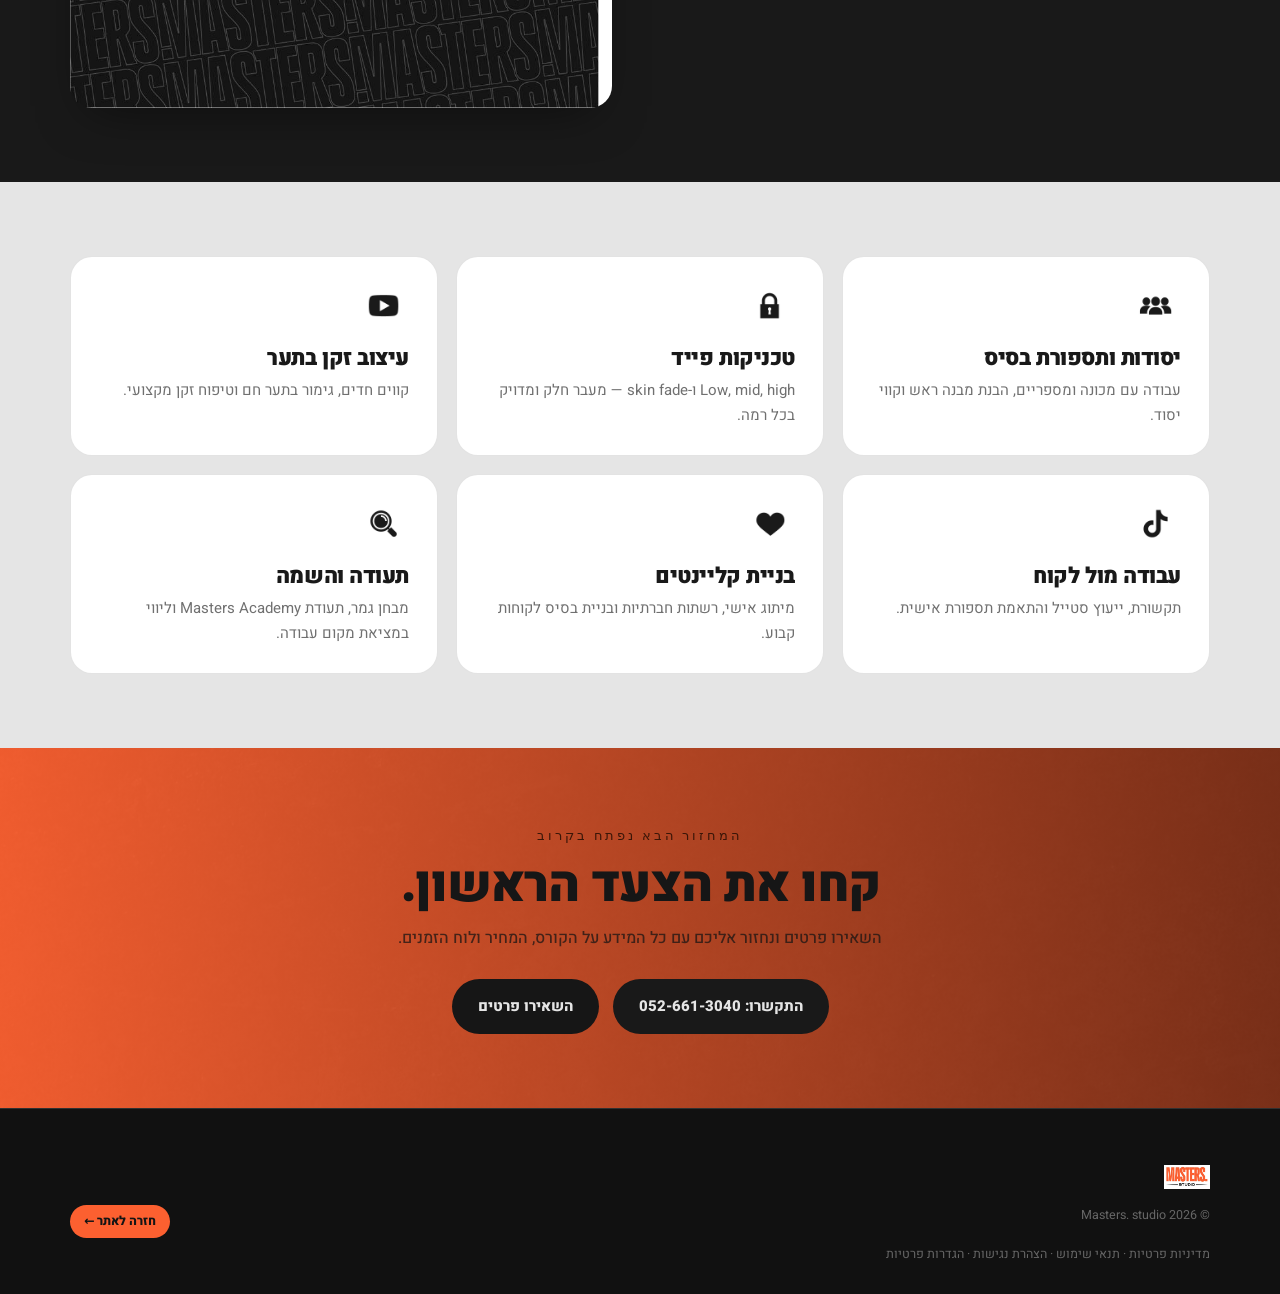
<file: academy.html>
<!DOCTYPE html>
<html lang="he" dir="rtl">
<head>
<meta charset="UTF-8">
<meta name="viewport" content="width=device-width, initial-scale=1">
<title>אקדמיה לספרות גברים | Masters. Academy — הכשרת ספרים מקצועית</title>
<meta name="description" content="Masters. Academy — קורס ספרות גברים מקצועי מהיסודות ועד רמת מאסטר: פייד, מספריים, עיצוב זקן, עבודה מול לקוח אמיתי, תעודה והשמה.">
<meta name="keywords" content="קורס ספרות, לימודי ספרות גברים, אקדמיה לספרים, קורס ברבר, ללמוד ספרות">
<link rel="canonical" href="https://masters-studio.co.il/academy.html">
<meta name="theme-color" content="#191919">
<meta property="og:type" content="website">
<meta property="og:title" content="אקדמיה לספרות גברים | Masters. Academy">
<meta property="og:description" content="קורס ספרות מקצועי מהיסודות ועד רמת מאסטר.">
<meta property="og:image" content="https://masters-studio.co.il/assets/app2.jpg">
<meta property="og:locale" content="he_IL">
<link rel="icon" type="image/png" href="assets/logo-black.png">
<link rel="preconnect" href="https://fonts.googleapis.com">
<link rel="preconnect" href="https://fonts.gstatic.com" crossorigin>
  <link rel="preload" as="style" href="https://fonts.googleapis.com/css2?family=Anton&family=Heebo:wght@400;500;700;900&display=swap">
  <link rel="stylesheet" href="https://fonts.googleapis.com/css2?family=Anton&family=Heebo:wght@400;500;700;900&display=swap" media="print" onload="this.media='all'">
  <noscript><link rel="stylesheet" href="https://fonts.googleapis.com/css2?family=Anton&family=Heebo:wght@400;500;700;900&display=swap"></noscript>

  <link rel="stylesheet" href="css/style.css">

  <link rel="preload" as="style" href="css/cookie-consent.css">
  <link rel="stylesheet" href="css/cookie-consent.css" media="print" onload="this.media='all'">
  <noscript><link rel="stylesheet" href="css/cookie-consent.css"></noscript>
<script type="application/ld+json">
{
  "@context":"https://schema.org","@type":"Course",
  "name":"קורס ספרות מקצועי — Masters. Academy",
  "description":"קורס ספרות גברים מהיסודות ועד רמת מאסטר: טכניקות פייד, עבודת מספריים, עיצוב זקן, ניהול לקוח ובניית קליינטים.",
  "provider":{"@type":"Organization","name":"Masters. studio","sameAs":"https://masters-studio.co.il/"}
}
</script>
<script type="application/ld+json">
{"@context":"https://schema.org","@type":"BreadcrumbList","itemListElement":[
{"@type":"ListItem","position":1,"name":"דף הבית","item":"https://masters-studio.co.il/"},
{"@type":"ListItem","position":2,"name":"אקדמיה"}]}
</script>
</head>
<body>
<header class="nav">
  <div class="container nav-in">
    <a class="nav-logo" href="index.html" aria-label="Masters studio — דף הבית"><img src="assets/logo-lightbg.png" alt="הלוגו של Masters studio"></a>
    <nav class="nav-links" aria-label="ניווט ראשי">
      <a href="index.html#about">הסטודיו</a>
      <a href="index.html#services">שירותים</a>
      <a href="pricing.html">מחירון</a>
      <a href="index.html#team">הצוות</a>
      <a href="academy.html">אקדמיה</a>
      <a href="index.html#articles">מדריכים</a>
      <a href="index.html#faq">שאלות</a>
    </nav>
    <a class="nav-cta" href="#apply">הרשמה לקורס</a>
  </div>
</header>

<main>
  <section class="hero" style="min-height:70vh;padding:110px 0 60px;background:var(--black)" aria-label="Masters Academy">
    <div class="container">
      <span class="eyebrow">Masters. academy</span>
      <h1 style="font-size:clamp(42px,11vw,88px)">רוצים להיות<br>הכי טובים <span class="dot" style="color:var(--orange)">שיש</span></h1>
      <p class="sub">נבחרת הספרים של Masters. אנחנו מכשירים ספרים מקצועיים מהיסודות ועד רמת מאסטר אמיתי — ומעבירים את הידע הלאה.</p>
      <div class="hero-actions">
        <a class="btn btn-primary" href="#apply">להרשמה לקורס</a>
        <a class="btn btn-ghost" href="#syllabus">מה לומדים</a>
      </div>
    </div>
  </section>

  <section id="syllabus">
    <div class="container split">
      <div>
        <span class="eyebrow">התוכנית</span>
        <h2 style="font-size:clamp(30px,7vw,48px)">מה לומדים באקדמיה<span class="dot"></span></h2>
        <p style="color:rgba(229,229,229,.72);font-size:17px">
          קורס מלא שבסופו אתם יוצאים עם מקצוע אמיתי, תיק עבודות ותעודה. לא שיעורים תיאורטיים —
          עבודה מעשית על לקוחות אמיתיים בסטודיו שלנו, בליווי מאסטרים בכירים.
        </p>
        <div class="stat-row">
          <div class="stat"><b>12</b><span>שבועות קורס</span></div>
          <div class="stat"><b>80%</b><span>שעות תרגול מעשי</span></div>
          <div class="stat"><b>100%</b><span>ליווי בהשמה</span></div>
        </div>
      </div>
      <div class="media"><img src="assets/app2.jpg" alt="שיעור מעשי באקדמיה של Masters" loading="lazy"></div>
    </div>
  </section>

  <section class="on-pearl">
    <div class="container">
      <div class="grid g-3">
        <article class="card"><img class="ic" src="assets/icons/ic1.png" alt=""><h3>יסודות ותספורת בסיס</h3><p>עבודה עם מכונה ומספריים, הבנת מבנה ראש וקווי יסוד.</p></article>
        <article class="card"><img class="ic" src="assets/icons/ic3.png" alt=""><h3>טכניקות פייד</h3><p>Low, mid, high ו-skin fade — מעבר חלק ומדויק בכל רמה.</p></article>
        <article class="card"><img class="ic" src="assets/icons/ic5.png" alt=""><h3>עיצוב זקן בתער</h3><p>קווים חדים, גימור בתער חם וטיפוח זקן מקצועי.</p></article>
        <article class="card"><img class="ic" src="assets/icons/ic7.png" alt=""><h3>עבודה מול לקוח</h3><p>תקשורת, ייעוץ סטייל והתאמת תספורת אישית.</p></article>
        <article class="card"><img class="ic" src="assets/icons/ic9.png" alt=""><h3>בניית קליינטים</h3><p>מיתוג אישי, רשתות חברתיות ובניית בסיס לקוחות קבוע.</p></article>
        <article class="card"><img class="ic" src="assets/icons/ic11.png" alt=""><h3>תעודה והשמה</h3><p>מבחן גמר, תעודת Masters Academy וליווי במציאת מקום עבודה.</p></article>
      </div>
    </div>
  </section>

  <section id="apply" class="cta-band">
    <div class="container">
      <span class="eyebrow" style="color:#3a1608">המחזור הבא נפתח בקרוב</span>
      <h2>קחו את הצעד הראשון<span style="color:#161616">.</span></h2>
      <p>השאירו פרטים ונחזור אליכם עם כל המידע על הקורס, המחיר ולוח הזמנים.</p>
      <div style="display:flex;gap:14px;flex-wrap:wrap;justify-content:center">
        <a class="btn btn-dark" href="tel:+972526613040">התקשרו: 052-661-3040</a>
        <a class="btn btn-dark" href="index.html#book" style="background:#161616">השאירו פרטים</a>
      </div>
    </div>
  </section>
</main>

<footer class="footer">
  <div class="container">
    <img class="flogo" src="assets/logo-lightbg.png" alt="Masters studio">
    <div class="footer-bottom" style="border:0;margin:0;padding:0">
      <span>© 2026 Masters. studio</span>
      <span><a href="index.html" class="footer-back">חזרה לאתר ←</a></span>
    </div>
    <div class="footer-bottom" style="border:0;margin:6px 0 0;padding:0">
      <span>
        <a href="privacy-policy.html">מדיניות פרטיות</a> ·
        <a href="terms.html">תנאי שימוש</a> ·
        <a href="accessibility.html">הצהרת נגישות</a> ·
        <a href="privacy-settings.html">הגדרות פרטיות</a>
      </span>
    </div>
  </div>
</footer>

<!-- Masters Studio — Cookie Consent Banner -->
<div id="mc-banner" role="dialog" aria-live="polite" aria-label="הגדרות פרטיות ועוגיות">
  <div class="mc-row">
    <p>
      אתר זה משתמש בעוגיות ובטכנולוגיות מעקב, כולל של צדדים שלישיים, כדי לספק ולשפר את השירותים שלנו ולהציג תוכן שיווקי בהתאם לתחומי העניין שלך. תוכל/י לשנות או לבטל את הסכמתך בכל עת דרך
      <a href="privacy-settings.html">הגדרות פרטיות</a>.
      למידע נוסף עיינו ב<a href="privacy-policy.html">מדיניות הפרטיות</a> וב<a href="terms.html">תנאי השימוש</a> שלנו.
    </p>
    <div class="mc-actions">
      <button type="button" class="mc-reject-all" id="mc-reject-all">דחה הכל</button>
      <button type="button" class="mc-more" id="mc-more" aria-expanded="false" aria-controls="mc-panel">מידע נוסף</button>
      <button type="button" class="mc-accept-all" id="mc-accept-all">אני מסכים</button>
    </div>
    <div id="mc-panel">
      <div class="mc-pref-row">
        <label class="mc-switch"><input type="checkbox" checked disabled><span class="mc-slider"></span></label>
        <div class="mc-pref-text"><span class="mc-pref-title">חיוני</span><p>נדרש לתפעול בסיסי של האתר. לא ניתן לביטול.</p></div>      </div>
      <div class="mc-pref-row">
        <label class="mc-switch"><input type="checkbox" id="mc-functional"><span class="mc-slider"></span></label>
        <div class="mc-pref-text"><span class="mc-pref-title">פונקציונאלי</span><p>מאפשר זכירת העדפות שימוש (כגון שפה או תצוגה).</p></div>      </div>
      <div class="mc-pref-row">
        <label class="mc-switch"><input type="checkbox" id="mc-analytics"><span class="mc-slider"></span></label>
        <div class="mc-pref-text"><span class="mc-pref-title">אנליטיים</span><p>עוזר לנו להבין כיצד גולשים משתמשים באתר, לצורכי שיפור ו-SEO.</p></div>      </div>
      <div class="mc-pref-row">
        <label class="mc-switch"><input type="checkbox" id="mc-marketing"><span class="mc-slider"></span></label>
        <div class="mc-pref-text"><span class="mc-pref-title">שיווק</span><p>משמש להצגת תוכן שיווקי ופרסום ממוקד ברשתות ובמנועי חיפוש.</p></div>      </div>
      <button type="button" class="mc-save" id="mc-save-selected">שמור בחירה</button>
    </div>
  </div>
</div>
<script src="js/cookie-consent.js"></script>
</body>
</html>
</file>
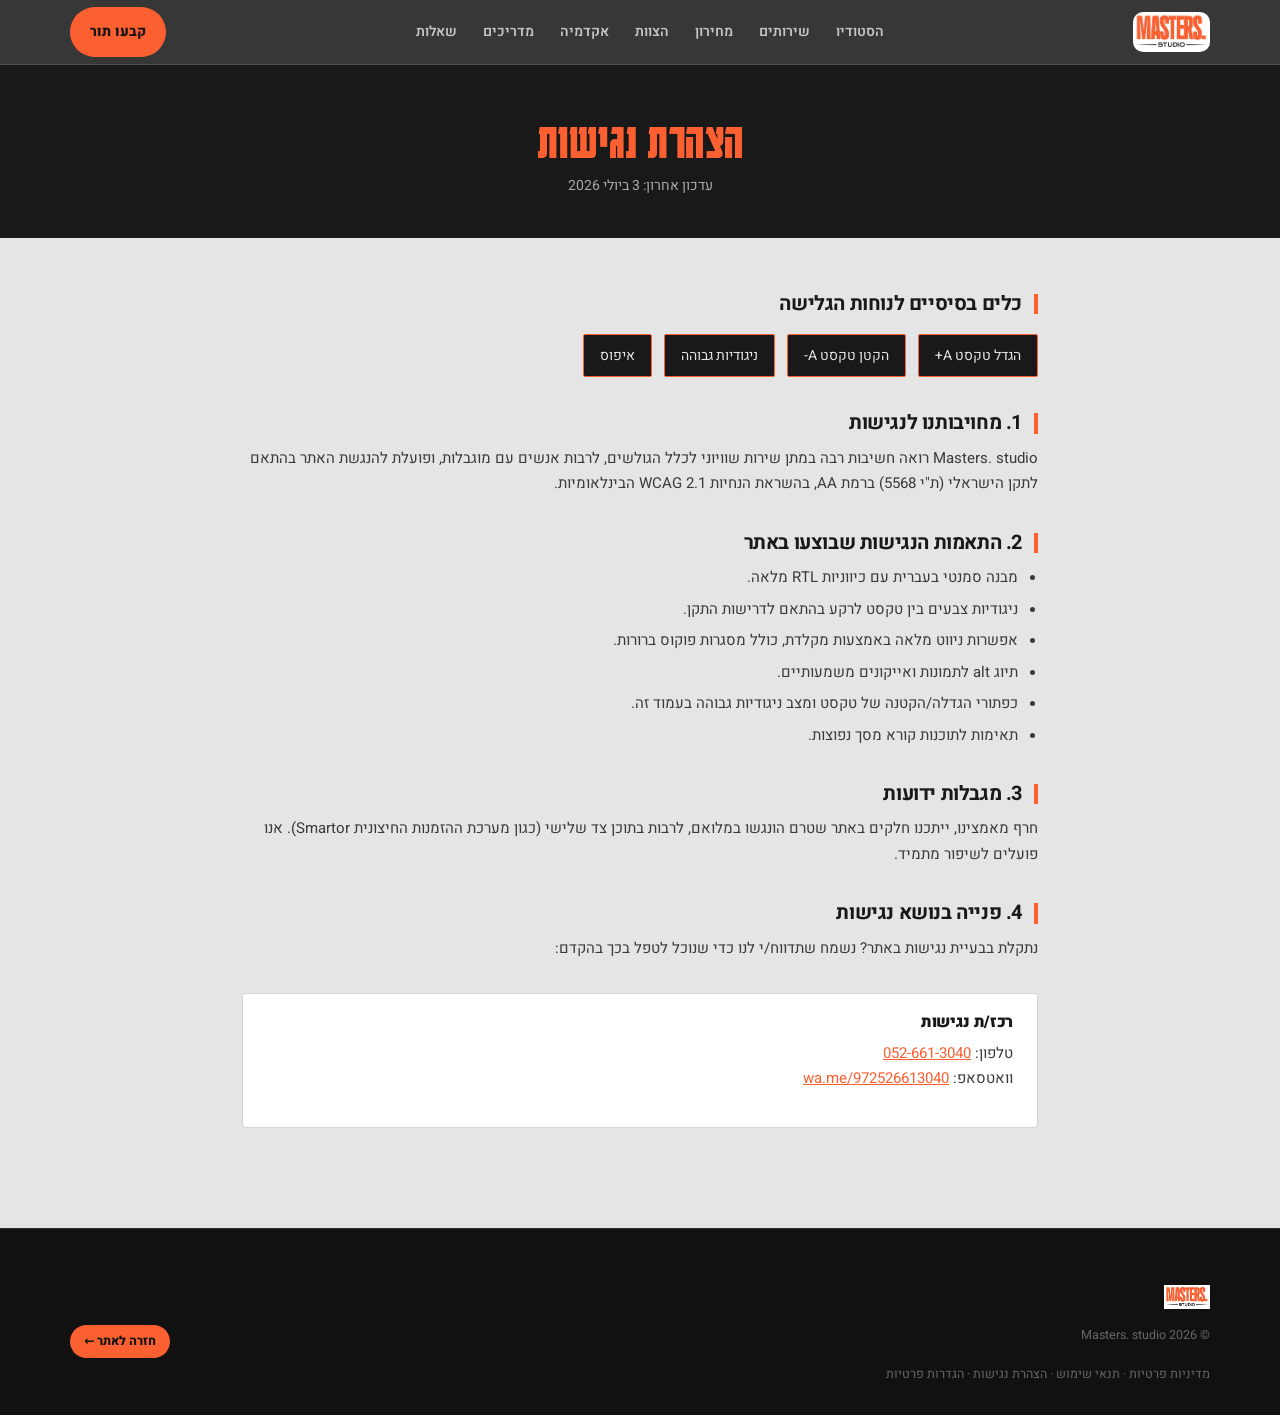
<file: accessibility.html>
<!DOCTYPE html>
<html lang="he" dir="rtl">
<head>
<meta charset="UTF-8">
<meta name="viewport" content="width=device-width, initial-scale=1.0">
<title>הצהרת נגישות | Masters. studio</title>
<meta name="description" content="הצהרת הנגישות של Masters. studio ופרטי יצירת קשר לדיווח על בעיות נגישות באתר.">
<meta name="robots" content="noindex, follow">
<link rel="canonical" href="https://masters-studio.co.il/accessibility.html">
  <link rel="icon" type="image/png" href="assets/logo-black.png">
  <link rel="preconnect" href="https://fonts.googleapis.com">
  <link rel="preconnect" href="https://fonts.gstatic.com" crossorigin>
  <link href="https://fonts.googleapis.com/css2?family=Anton&family=Heebo:wght@400;500;700;900&display=swap" rel="stylesheet">
  <link rel="stylesheet" href="css/style.css">
  <link rel="stylesheet" href="css/legal.css">
</head>
<body class="legal-page">

<header class="nav">
  <div class="container nav-in">
    <a class="nav-logo" href="index.html" aria-label="Masters studio — דף הבית"><img src="assets/logo-lightbg.png" alt="הלוגו של Masters studio"></a>
    <nav class="nav-links" aria-label="ניווט ראשי">
      <a href="index.html#about">הסטודיו</a>
      <a href="index.html#services">שירותים</a>
      <a href="pricing.html">מחירון</a>
      <a href="index.html#team">הצוות</a>
      <a href="academy.html">אקדמיה</a>
      <a href="index.html#articles">מדריכים</a>
      <a href="index.html#faq">שאלות</a>
    </nav>
    <a class="nav-cta" href="index.html#book">קבעו תור</a>
  </div>
</header>

<section class="legal-hero">
  <h1>הצהרת נגישות</h1>
  <p>עדכון אחרון: 3 ביולי 2026</p>
</section>

<main class="legal-content">

  <h2>כלים בסיסיים לנוחות הגלישה</h2>
  <div class="a11y-controls" role="group" aria-label="כלי נגישות">
    <button type="button" id="a11y-font-inc" aria-label="הגדלת טקסט">הגדל טקסט A+</button>
    <button type="button" id="a11y-font-dec" aria-label="הקטנת טקסט">הקטן טקסט A-</button>
    <button type="button" id="a11y-contrast" aria-label="ניגודיות גבוהה">ניגודיות גבוהה</button>
    <button type="button" id="a11y-reset" aria-label="איפוס הגדרות">איפוס</button>
  </div>

  <h2>1. מחויבותנו לנגישות</h2>
  <p>Masters. studio רואה חשיבות רבה במתן שירות שוויוני לכלל הגולשים, לרבות אנשים עם מוגבלות, ופועלת להנגשת האתר בהתאם לתקן הישראלי (ת"י 5568) ברמת AA, בהשראת הנחיות WCAG 2.1 הבינלאומיות.</p>

  <h2>2. התאמות הנגישות שבוצעו באתר</h2>
  <ul>
    <li>מבנה סמנטי בעברית עם כיווניות RTL מלאה.</li>
    <li>ניגודיות צבעים בין טקסט לרקע בהתאם לדרישות התקן.</li>
    <li>אפשרות ניווט מלאה באמצעות מקלדת, כולל מסגרות פוקוס ברורות.</li>
    <li>תיוג alt לתמונות ואייקונים משמעותיים.</li>
    <li>כפתורי הגדלה/הקטנה של טקסט ומצב ניגודיות גבוהה בעמוד זה.</li>
    <li>תאימות לתוכנות קורא מסך נפוצות.</li>
  </ul>

  <h2>3. מגבלות ידועות</h2>
  <p>חרף מאמצינו, ייתכנו חלקים באתר שטרם הונגשו במלואם, לרבות בתוכן צד שלישי (כגון מערכת ההזמנות החיצונית Smartor). אנו פועלים לשיפור מתמיד.</p>

  <h2>4. פנייה בנושא נגישות</h2>
  <p>נתקלת בבעיית נגישות באתר? נשמח שתדווח/י לנו כדי שנוכל לטפל בכך בהקדם:</p>

  <div class="legal-contact-box">
    <h3>רכז/ת נגישות</h3>
    <p>טלפון: <a href="tel:+972526613040">052-661-3040</a><br>
    וואטסאפ: <a href="https://wa.me/972526613040" target="_blank" rel="noopener">wa.me/972526613040</a></p>
  </div>

</main>

<footer class="footer">
  <div class="container">
    <img class="flogo" src="assets/logo-lightbg.png" alt="Masters studio">
    <div class="footer-bottom" style="border:0;margin:0;padding:0">
      <span>© 2026 Masters. studio</span>
      <span><a href="index.html" class="footer-back">חזרה לאתר ←</a></span>
    </div>
    <div class="footer-bottom" style="border:0;margin:6px 0 0;padding:0">
      <span>
        <a href="privacy-policy.html">מדיניות פרטיות</a> ·
        <a href="terms.html">תנאי שימוש</a> ·
        <a href="accessibility.html">הצהרת נגישות</a> ·
        <a href="privacy-settings.html">הגדרות פרטיות</a>
      </span>
    </div>
  </div>
</footer>

<script>
(function(){
  var root = document.documentElement;
  var STEP = 2, MIN = 14, MAX = 24, KEY_SIZE = 'masters_a11y_fontsize', KEY_CONTRAST = 'masters_a11y_contrast';

  function applyFontSize(px){
    document.body.style.fontSize = px + 'px';
  }
  function currentSize(){
    var v = parseInt(document.body.style.fontSize || '16', 10);
    return isNaN(v) ? 16 : v;
  }
  document.getElementById('a11y-font-inc').addEventListener('click', function(){
    applyFontSize(Math.min(MAX, currentSize() + STEP));
  });
  document.getElementById('a11y-font-dec').addEventListener('click', function(){
    applyFontSize(Math.max(MIN, currentSize() - STEP));
  });
  document.getElementById('a11y-contrast').addEventListener('click', function(){
    document.body.classList.toggle('a11y-high-contrast');
  });
  document.getElementById('a11y-reset').addEventListener('click', function(){
    document.body.style.fontSize = '';
    document.body.classList.remove('a11y-high-contrast');
  });
})();
</script>

<style>
  body.a11y-high-contrast{ background:#000 !important; color:#fff !important; }
  body.a11y-high-contrast main.legal-content p,
  body.a11y-high-contrast main.legal-content li{ color:#fff !important; }
  body.a11y-high-contrast a{ color:#FC6030 !important; }
</style>

</body>
</html>
</file>
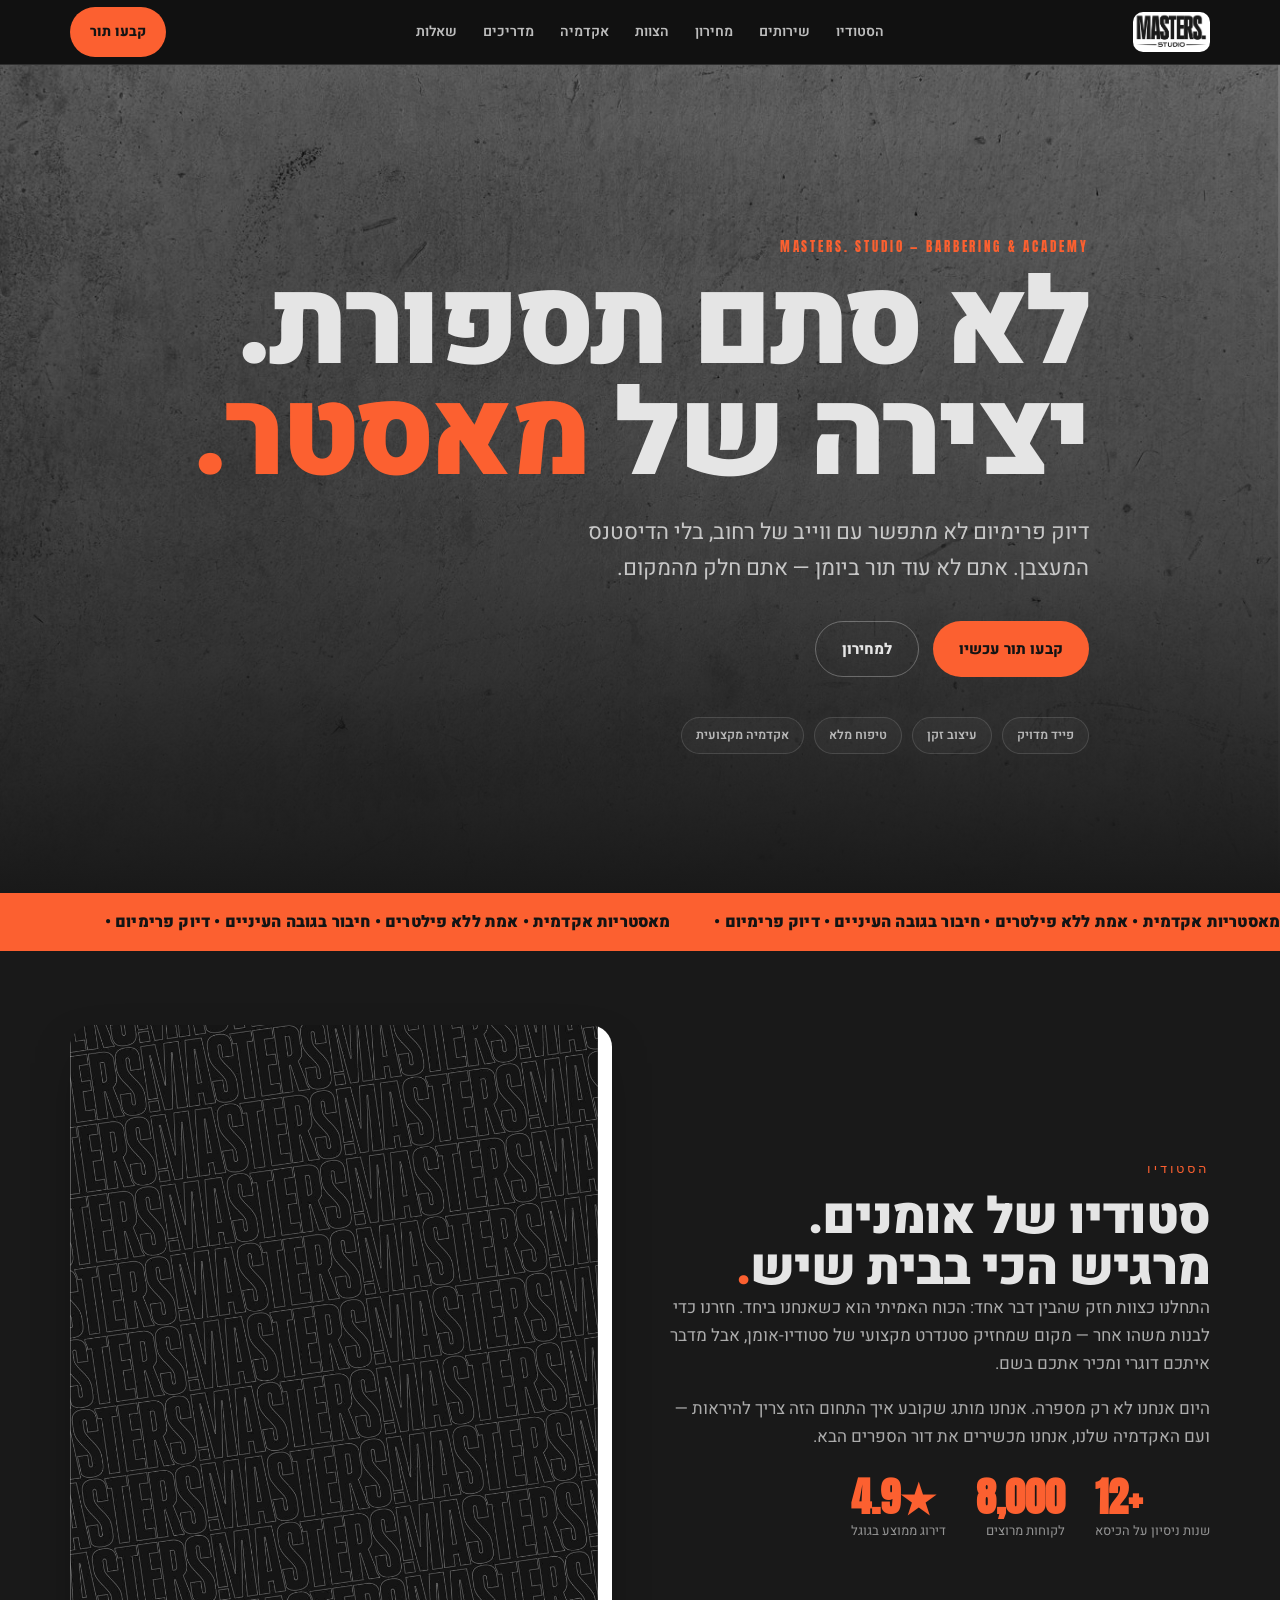
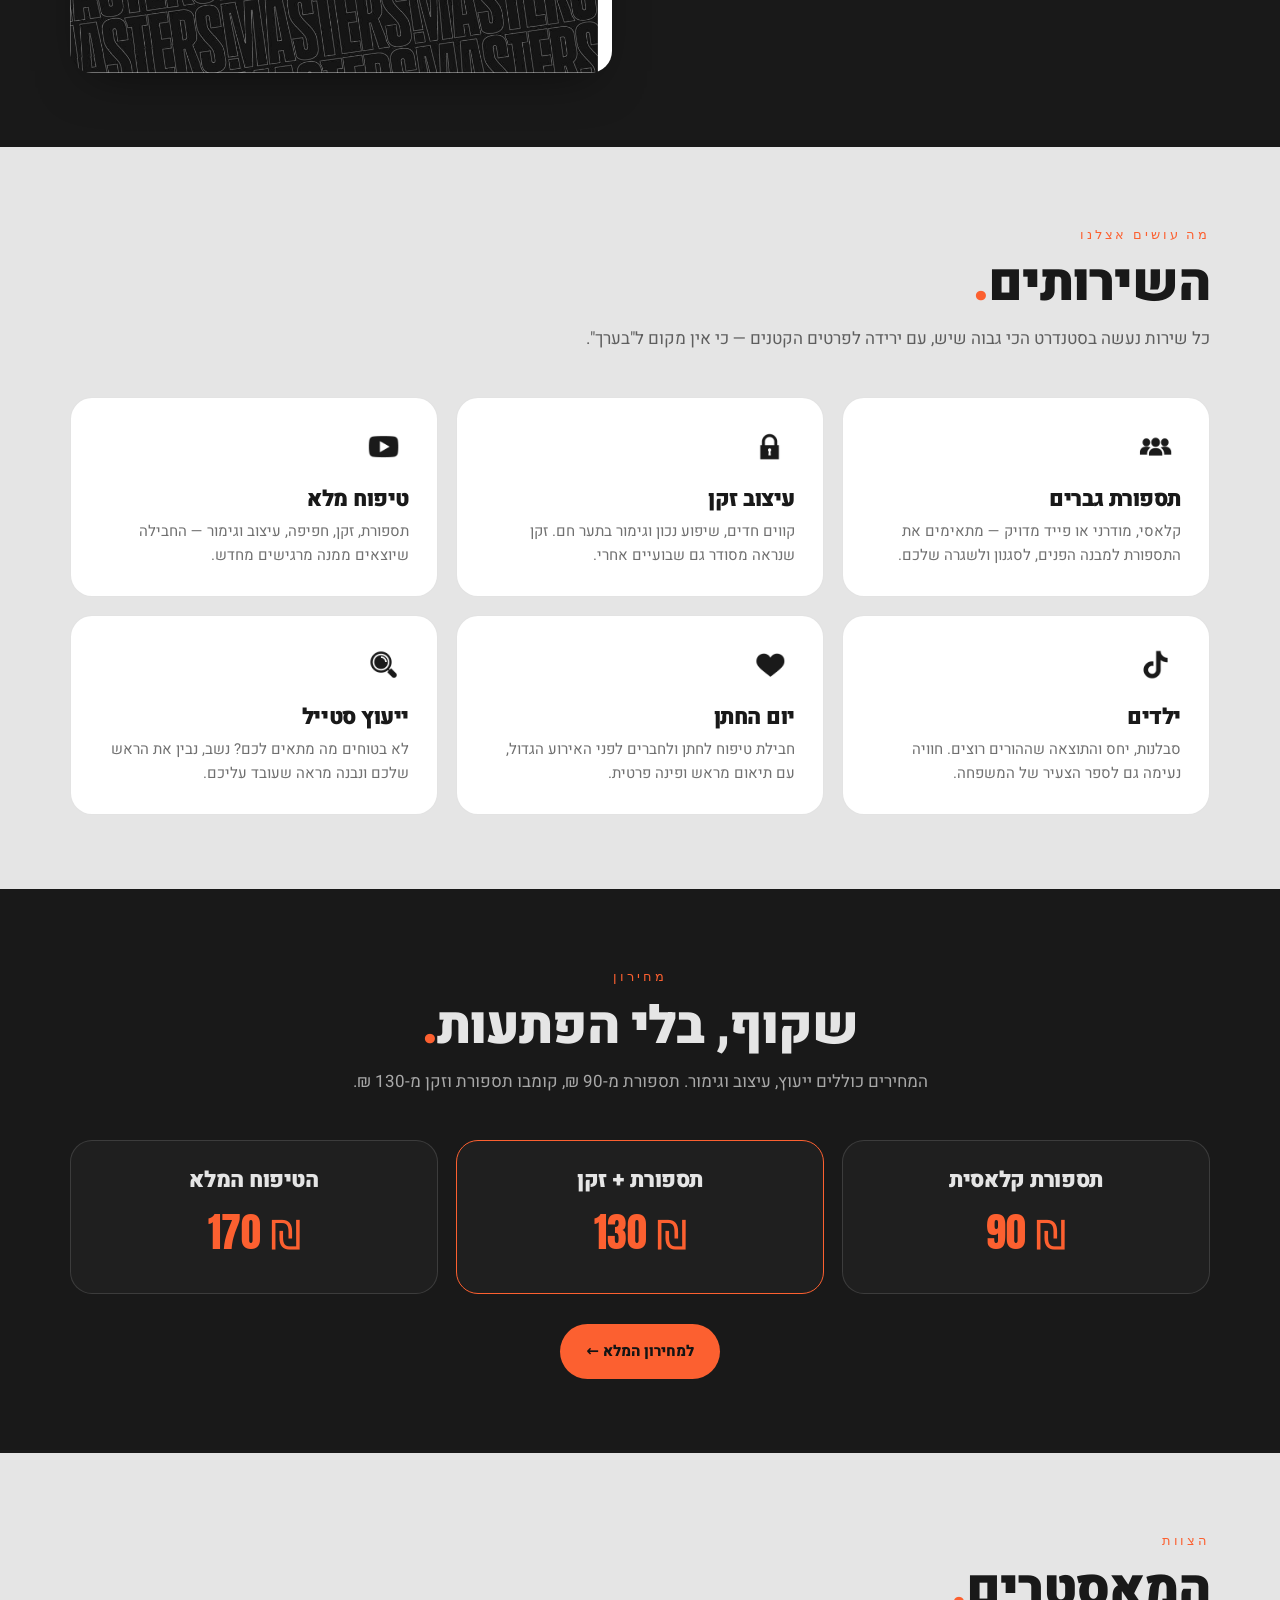
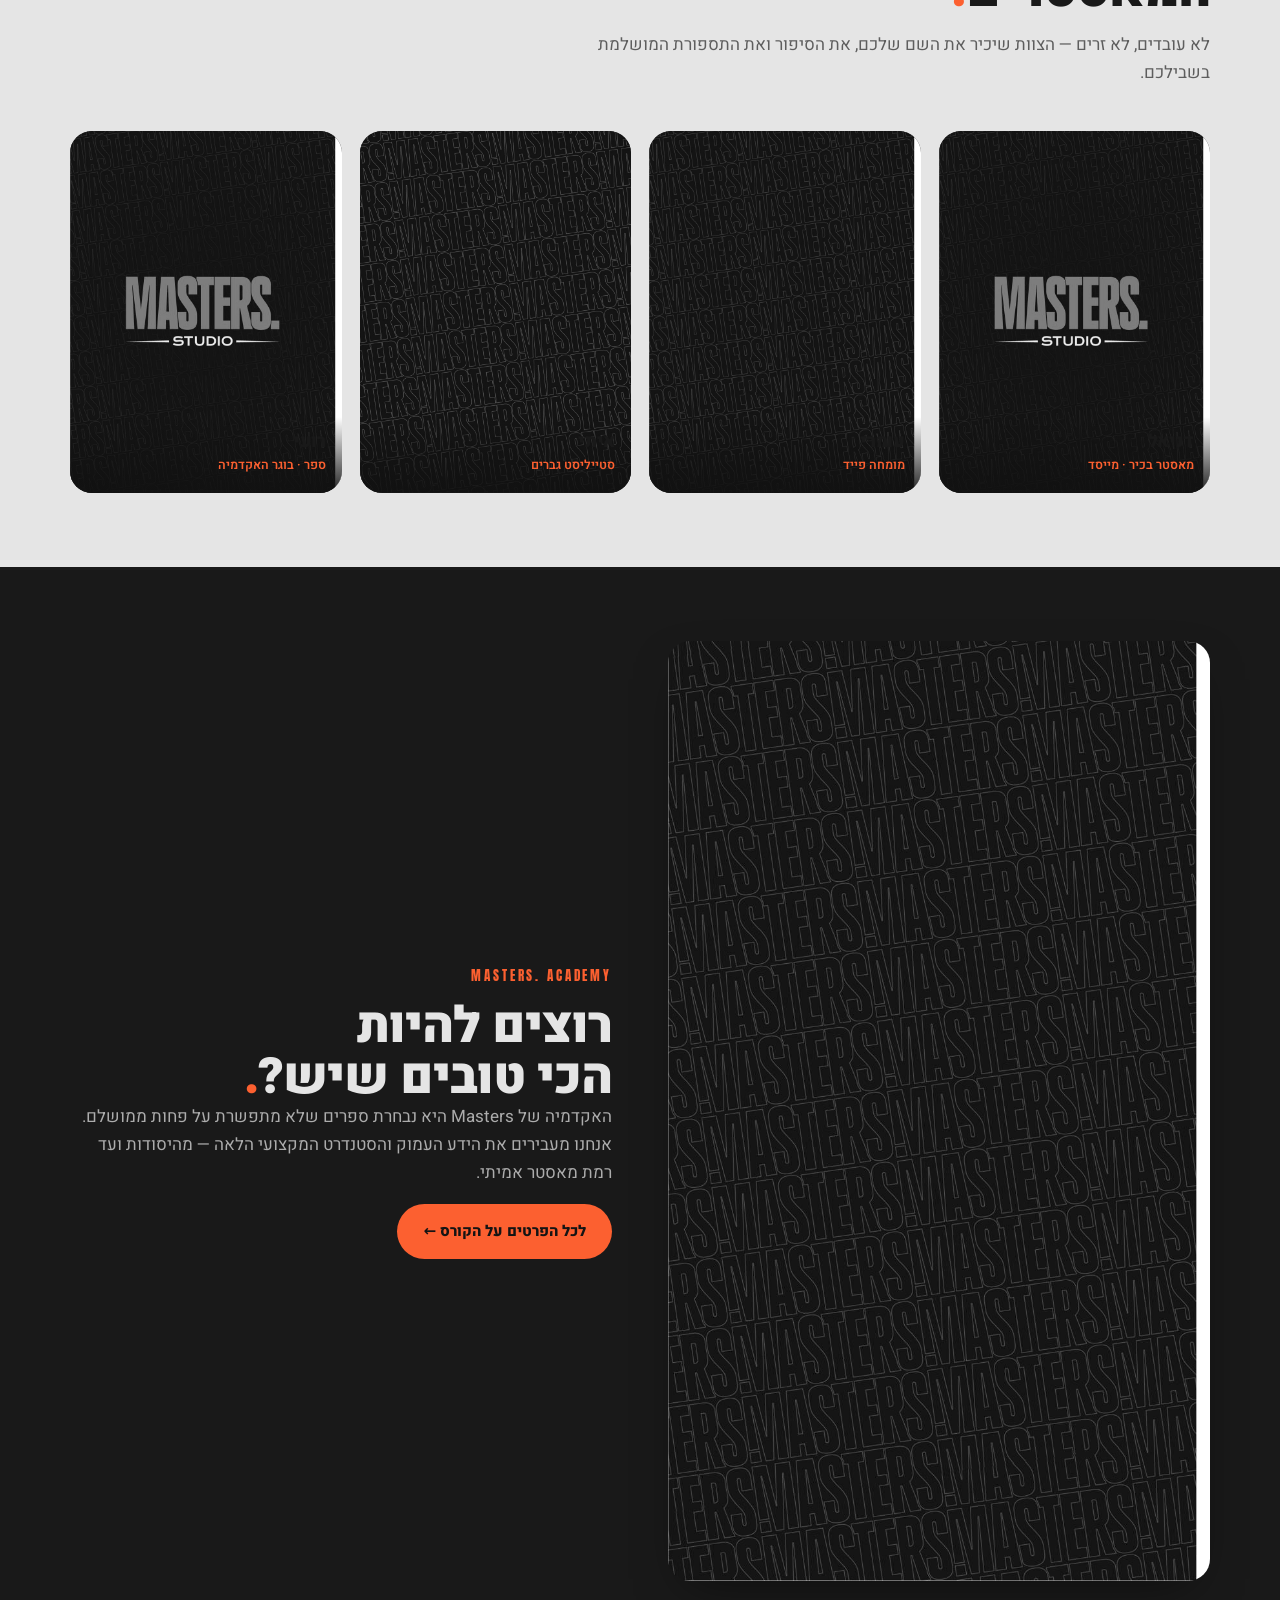
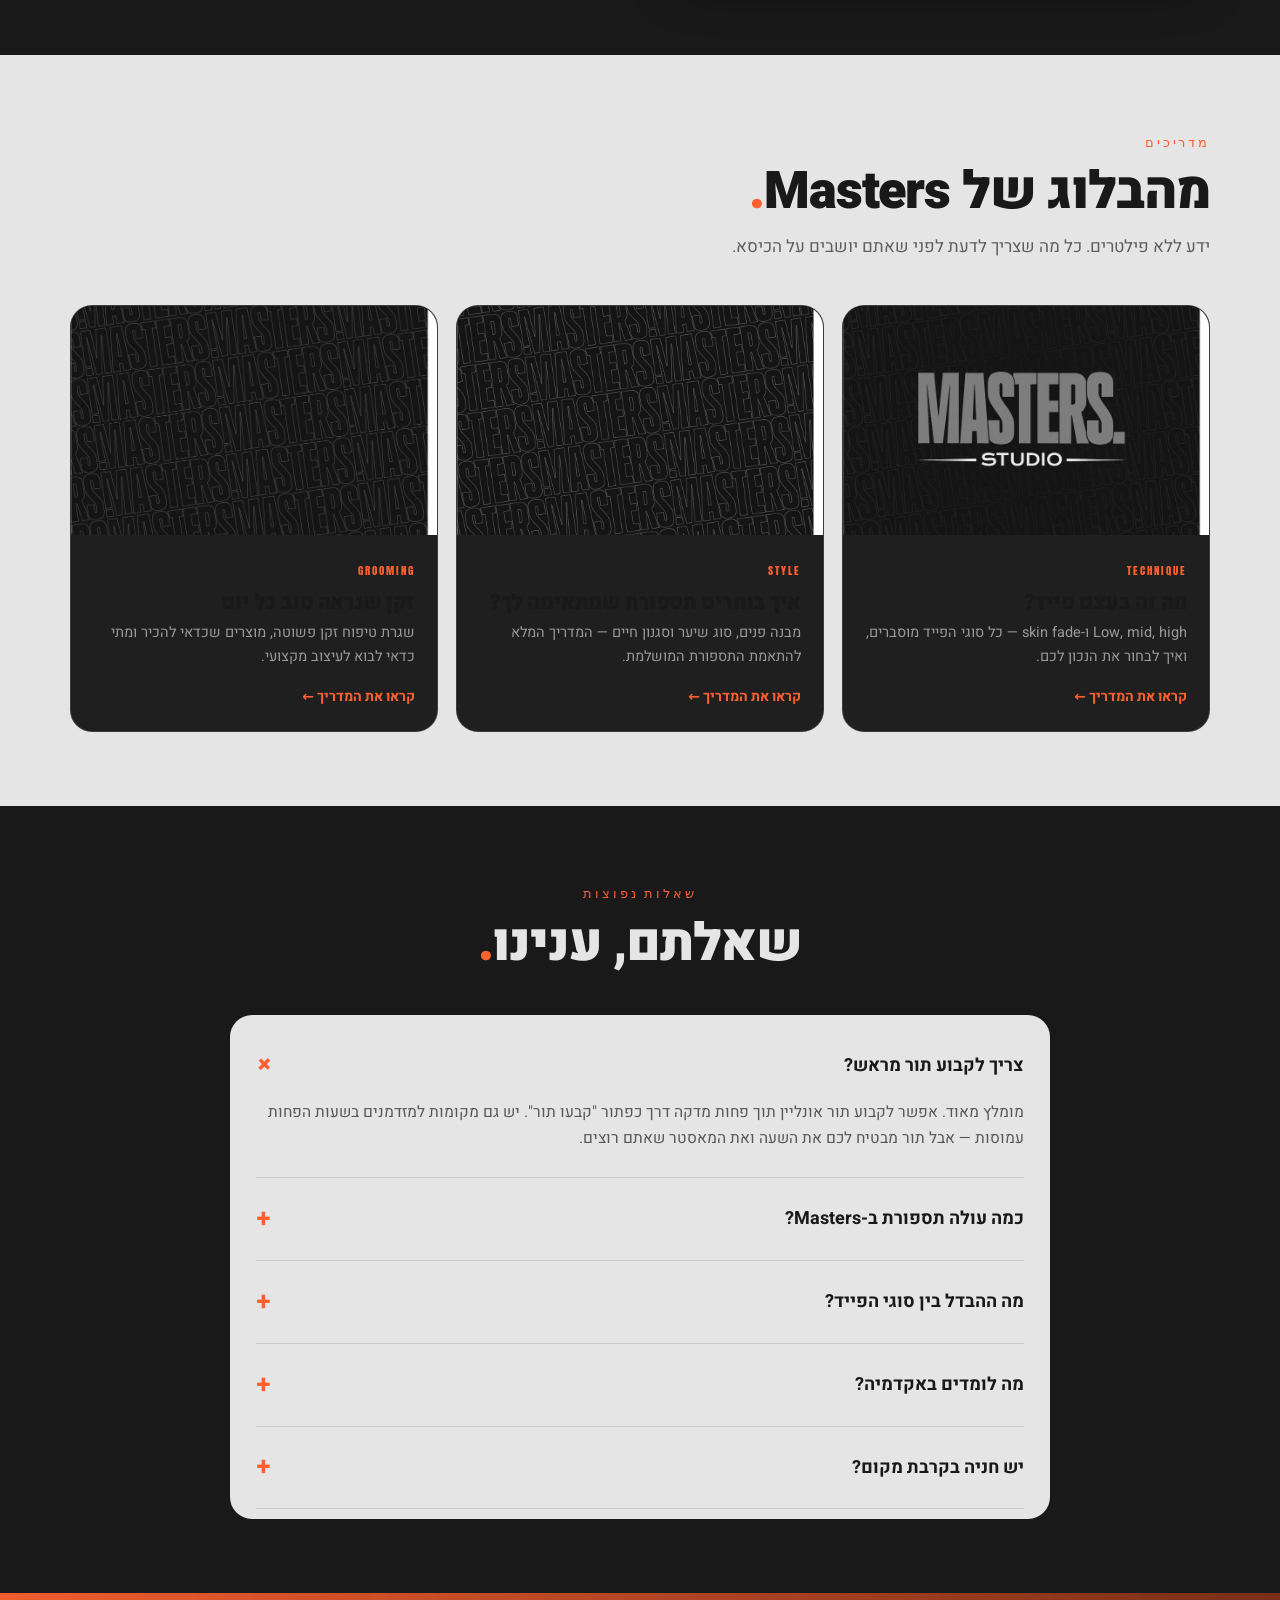
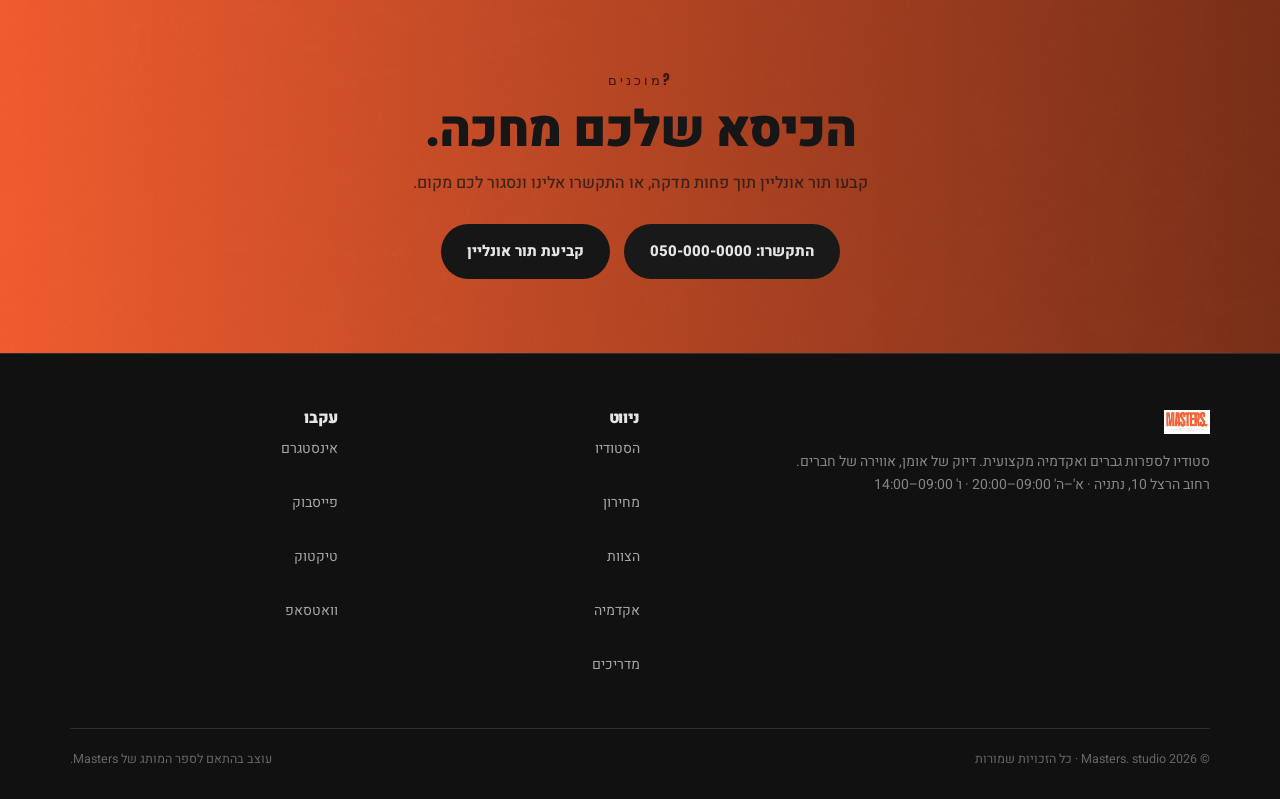
<file: index-real.html>
<!DOCTYPE html>
<html lang="he" dir="rtl">
<head>
<meta charset="UTF-8">
<meta name="viewport" content="width=device-width, initial-scale=1">
<title>Masters. סטודיו לספרות גברים ואקדמיה מקצועית | תספורות פרימיום</title>
<meta name="description" content="Masters. — סטודיו לספרות גברים בסטנדרט פרימיום ואקדמיה מקצועית לספרים. פייד, תספורת + זקן, טיפוח מלא ותורים אונליין. דיוק של אומן, אווירה של חברים.">
<meta name="keywords" content="מספרה גברים, ספר גברים, תספורת פייד, מספרה, ברבר שופ, אקדמיה לספרות, תספורת וזקן, Masters studio">
<link rel="canonical" href="https://masters-studio.co.il/">
<meta name="theme-color" content="#191919">
<meta name="robots" content="index,follow">

<!-- Open Graph -->
<meta property="og:type" content="business.business">
<meta property="og:title" content="Masters. סטודיו לספרות גברים ואקדמיה מקצועית">
<meta property="og:description" content="דיוק של אומן, אווירה של חברים. תספורות פרימיום, טיפוח זקן ואקדמיה מקצועית לספרים.">
<meta property="og:locale" content="he_IL">
<meta property="og:url" content="https://masters-studio.co.il/">
<meta property="og:image" content="https://masters-studio.co.il/assets/post.jpg">
<meta name="twitter:card" content="summary_large_image">

<link rel="icon" type="image/png" href="assets/logo-black.png">
<link rel="preconnect" href="https://fonts.googleapis.com">
<link rel="preconnect" href="https://fonts.gstatic.com" crossorigin>
<link href="https://fonts.googleapis.com/css2?family=Anton&family=Heebo:wght@400;500;700;900&display=swap" rel="stylesheet">
<link rel="stylesheet" href="css/style.css">

<!-- Local business structured data (SEO) -->
<script type="application/ld+json">
{
  "@context":"https://schema.org",
  "@type":"HairSalon",
  "name":"Masters. studio",
  "image":"https://masters-studio.co.il/assets/post.jpg",
  "description":"סטודיו לספרות גברים בסטנדרט פרימיום ואקדמיה מקצועית לספרים.",
  "@id":"https://masters-studio.co.il/",
  "url":"https://masters-studio.co.il/",
  "telephone":"+972-50-000-0000",
  "priceRange":"₪₪",
  "address":{"@type":"PostalAddress","streetAddress":"רחוב הרצל 10","addressLocality":"נתניה","addressCountry":"IL"},
  "geo":{"@type":"GeoCoordinates","latitude":32.3215,"longitude":34.8532},
  "openingHoursSpecification":[
    {"@type":"OpeningHoursSpecification","dayOfWeek":["Sunday","Monday","Tuesday","Wednesday","Thursday"],"opens":"09:00","closes":"20:00"},
    {"@type":"OpeningHoursSpecification","dayOfWeek":"Friday","opens":"09:00","closes":"14:00"}
  ],
  "sameAs":["https://www.instagram.com/","https://www.facebook.com/"]
}
</script>
<script type="application/ld+json">
{
  "@context":"https://schema.org",
  "@type":"FAQPage",
  "mainEntity":[
    {"@type":"Question","name":"צריך לקבוע תור מראש?","acceptedAnswer":{"@type":"Answer","text":"מומלץ. אפשר לקבוע תור אונליין תוך פחות מדקה. יש גם מקומות למזדמנים בשעות פחות עמוסות."}},
    {"@type":"Question","name":"כמה עולה תספורת ב-Masters?","acceptedAnswer":{"@type":"Answer","text":"תספורת קלאסית מתחילה ב-90 ₪, קומבו תספורת וזקן ב-130 ₪, וחבילת הטיפוח המלאה ב-170 ₪."}},
    {"@type":"Question","name":"מה זה בכלל פייד?","acceptedAnswer":{"@type":"Answer","text":"פייד הוא מעבר הדרגתי מקצר לארוך בצדדים ובעורף, שנעשה בהדרגתיות מושלמת בין האורכים. יש low, mid, high ו-skin fade."}},
    {"@type":"Question","name":"מה לומדים באקדמיה של Masters?","acceptedAnswer":{"@type":"Answer","text":"קורס ספרות מלא מהיסודות ועד רמת מאסטר: טכניקות פייד, עבודת מספריים, עיצוב זקן, ניהול לקוח ובניית קליינטים."}}
  ]
}
</script>
</head>
<body>
<a class="skip" href="#main">דלג לתוכן</a>

<!-- NAV -->
<header class="nav">
  <div class="container nav-in">
    <a class="nav-logo" href="#top" aria-label="Masters studio — דף הבית">
      <img src="assets/logo-black.png" alt="הלוגו של Masters studio">
    </a>
    <nav class="nav-links" aria-label="ניווט ראשי">
      <a href="#about">הסטודיו</a>
      <a href="#services">שירותים</a>
      <a href="pricing.html">מחירון</a>
      <a href="#team">הצוות</a>
      <a href="academy.html">אקדמיה</a>
      <a href="#articles">מדריכים</a>
      <a href="#faq">שאלות</a>
    </nav>
    <div style="display:flex;align-items:center;gap:10px">
      <a class="nav-cta" href="#book">קבעו תור</a>
      <button class="burger" aria-label="פתיחת תפריט" aria-expanded="false" id="burger">
        <span></span><span></span><span></span>
      </button>
    </div>
  </div>
  <nav class="mobile-menu container" id="mobileMenu" aria-label="ניווט נייד">
    <a href="#about">הסטודיו</a>
    <a href="#services">שירותים</a>
    <a href="pricing.html">מחירון</a>
    <a href="#team">הצוות</a>
    <a href="academy.html">אקדמיה</a>
    <a href="#articles">מדריכים</a>
    <a href="#faq">שאלות נפוצות</a>
  </nav>
</header>

<main id="main">
<span id="top"></span>

<!-- HERO -->
<section class="hero" aria-label="ברוכים הבאים">
  <video class="hero-video" autoplay muted loop playsinline poster="assets/texture2.jpg">
    <source src="assets/hero-video.mp4" type="video/mp4">
  </video>
  <div class="hero-overlay"></div>
  <div class="container">
    <span class="eyebrow">Masters. studio — barbering &amp; academy</span>
    <h1>לא סתם תספורת.<br>יצירה של <span class="dot" style="color:var(--orange)">מאסטר</span></h1>
    <p class="sub">דיוק פרימיום לא מתפשר עם ווייב של רחוב, בלי הדיסטנס המעצבן. אתם לא עוד תור ביומן — אתם חלק מהמקום.</p>
    <div class="hero-actions">
      <a class="btn btn-primary" href="#book">קבעו תור עכשיו</a>
      <a class="btn btn-ghost" href="#pricing">למחירון</a>
    </div>
    <div class="hero-tags">
      <span>פייד מדויק</span><span>עיצוב זקן</span><span>טיפוח מלא</span><span>אקדמיה מקצועית</span>
    </div>
  </div>
</section>

<!-- VALUE STRIP -->
<div class="strip" aria-hidden="true">
  <div class="strip-in">
    <span>מאסטריות אקדמית&nbsp;•&nbsp;אמת ללא פילטרים&nbsp;•&nbsp;חיבור בגובה העיניים&nbsp;•&nbsp;דיוק פרימיום&nbsp;•&nbsp;</span>
    <span>מאסטריות אקדמית&nbsp;•&nbsp;אמת ללא פילטרים&nbsp;•&nbsp;חיבור בגובה העיניים&nbsp;•&nbsp;דיוק פרימיום&nbsp;•&nbsp;</span>
  </div>
</div>

<!-- ABOUT / GENERAL INFO -->
<section id="about">
  <div class="container split">
    <div>
      <span class="eyebrow">הסטודיו</span>
      <h2 style="font-size:clamp(30px,7vw,50px)">סטודיו של אומנים.<br>מרגיש הכי בבית שיש<span class="dot"></span></h2>
      <p style="color:rgba(229,229,229,.72);font-size:17px">
        התחלנו כצוות חזק שהבין דבר אחד: הכוח האמיתי הוא כשאנחנו ביחד. חזרנו כדי לבנות משהו אחר —
        מקום שמחזיק סטנדרט מקצועי של סטודיו-אומן, אבל מדבר איתכם דוגרי ומכיר אתכם בשם.
      </p>
      <p style="color:rgba(229,229,229,.72);font-size:17px">
        היום אנחנו לא רק מספרה. אנחנו מותג שקובע איך התחום הזה צריך להיראות — ועם האקדמיה שלנו,
        אנחנו מכשירים את דור הספרים הבא.
      </p>
      <div class="stat-row">
        <div class="stat"><b>12+</b><span>שנות ניסיון על הכיסא</span></div>
        <div class="stat"><b>8,000</b><span>לקוחות מרוצים</span></div>
        <div class="stat"><b>4.9★</b><span>דירוג ממוצע בגוגל</span></div>
      </div>
    </div>
    <div class="media">
      <img src="assets/post.jpg" alt="ספר מ-Masters studio מבצע תספורת פייד ללקוח באווירת הסטודיו" loading="lazy">
    </div>
  </div>
</section>

<!-- SERVICES -->
<section id="services" class="on-pearl">
  <div class="container">
    <div class="section-head">
      <span class="eyebrow">מה עושים אצלנו</span>
      <h2>השירותים<span class="dot"></span></h2>
      <p>כל שירות נעשה בסטנדרט הכי גבוה שיש, עם ירידה לפרטים הקטנים — כי אין מקום ל"בערך".</p>
    </div>
    <div class="grid g-3">
      <article class="card">
        <img class="ic" src="assets/icons/ic1.png" alt="">
        <h3>תספורת גברים</h3>
        <p>קלאסי, מודרני או פייד מדויק — מתאימים את התספורת למבנה הפנים, לסגנון ולשגרה שלכם.</p>
      </article>
      <article class="card">
        <img class="ic" src="assets/icons/ic3.png" alt="">
        <h3>עיצוב זקן</h3>
        <p>קווים חדים, שיפוע נכון וגימור בתער חם. זקן שנראה מסודר גם שבועיים אחרי.</p>
      </article>
      <article class="card">
        <img class="ic" src="assets/icons/ic5.png" alt="">
        <h3>טיפוח מלא</h3>
        <p>תספורת, זקן, חפיפה, עיצוב וגימור — החבילה שיוצאים ממנה מרגישים מחדש.</p>
      </article>
      <article class="card">
        <img class="ic" src="assets/icons/ic7.png" alt="">
        <h3>ילדים</h3>
        <p>סבלנות, יחס והתוצאה שההורים רוצים. חוויה נעימה גם לספר הצעיר של המשפחה.</p>
      </article>
      <article class="card">
        <img class="ic" src="assets/icons/ic9.png" alt="">
        <h3>יום החתן</h3>
        <p>חבילת טיפוח לחתן ולחברים לפני האירוע הגדול, עם תיאום מראש ופינה פרטית.</p>
      </article>
      <article class="card">
        <img class="ic" src="assets/icons/ic11.png" alt="">
        <h3>ייעוץ סטייל</h3>
        <p>לא בטוחים מה מתאים לכם? נשב, נבין את הראש שלכם ונבנה מראה שעובד עליכם.</p>
      </article>
    </div>
  </div>
</section>

<!-- PRICING TEASER -->
<section id="pricing">
  <div class="container">
    <div class="section-head" style="margin-inline:auto;text-align:center">
      <span class="eyebrow">מחירון</span>
      <h2>שקוף, בלי הפתעות<span class="dot"></span></h2>
      <p style="margin-inline:auto">המחירים כוללים ייעוץ, עיצוב וגימור. תספורת מ-90 ₪, קומבו תספורת וזקן מ-130 ₪.</p>
    </div>
    <div class="grid g-3">
      <article class="card" style="text-align:center">
        <h3>תספורת קלאסית</h3>
        <div class="amount" style="font-family:var(--ff-display);font-size:40px;color:var(--orange);direction:ltr">90 ₪</div>
      </article>
      <article class="card" style="text-align:center;border-color:var(--orange)">
        <h3>תספורת + זקן</h3>
        <div class="amount" style="font-family:var(--ff-display);font-size:40px;color:var(--orange);direction:ltr">130 ₪</div>
      </article>
      <article class="card" style="text-align:center">
        <h3>הטיפוח המלא</h3>
        <div class="amount" style="font-family:var(--ff-display);font-size:40px;color:var(--orange);direction:ltr">170 ₪</div>
      </article>
    </div>
    <div style="text-align:center;margin-top:30px">
      <a class="btn btn-primary" href="pricing.html">למחירון המלא ←</a>
    </div>
  </div>
</section>

<!-- TEAM -->
<section id="team" class="on-pearl">
  <div class="container">
    <div class="section-head">
      <span class="eyebrow">הצוות</span>
      <h2>המאסטרים<span class="dot"></span></h2>
      <p>לא עובדים, לא זרים — הצוות שיכיר את השם שלכם, את הסיפור ואת התספורת המושלמת בשבילכם.</p>
    </div>
    <div class="team-grid">
      <article class="member"><img src="assets/app1.jpg" alt="דניאל — מאסטר בכיר וספר ראשי ב-Masters studio" loading="lazy"><div class="info"><h3>דניאל</h3><span>מאסטר בכיר · מייסד</span></div></article>
      <article class="member"><img src="assets/app2.jpg" alt="עומרי — מומחה פייד ועיצוב זקן" loading="lazy"><div class="info"><h3>עומרי</h3><span>מומחה פייד</span></div></article>
      <article class="member"><img src="assets/post.jpg" alt="איתי — ספר וסטייליסט גברים" loading="lazy"><div class="info"><h3>איתי</h3><span>סטייליסט גברים</span></div></article>
      <article class="member"><img src="assets/app1.jpg" alt="רועי — ספר צעיר ובוגר האקדמיה של Masters" loading="lazy"><div class="info"><h3>רועי</h3><span>ספר · בוגר האקדמיה</span></div></article>
    </div>
  </div>
</section>

<!-- ACADEMY TEASER -->
<section id="academy">
  <div class="container split">
    <div class="media">
      <img src="assets/app2.jpg" alt="שיעור מעשי באקדמיה של Masters — הכשרת ספרים מקצועית" loading="lazy">
    </div>
    <div>
      <span class="eyebrow">Masters. academy</span>
      <h2 style="font-size:clamp(30px,7vw,50px)">רוצים להיות<br>הכי טובים שיש?<span class="dot"></span></h2>
      <p style="color:rgba(229,229,229,.72);font-size:17px">
        האקדמיה של Masters היא נבחרת ספרים שלא מתפשרת על פחות ממושלם. אנחנו מעבירים את הידע העמוק
        והסטנדרט המקצועי הלאה — מהיסודות ועד רמת מאסטר אמיתי.
      </p>
      <a class="btn btn-primary" href="academy.html">לכל הפרטים על הקורס ←</a>
    </div>
  </div>
</section>

<!-- ARTICLES -->
<section id="articles" class="on-pearl">
  <div class="container">
    <div class="section-head">
      <span class="eyebrow">מדריכים</span>
      <h2>מהבלוג של Masters<span class="dot"></span></h2>
      <p>ידע ללא פילטרים. כל מה שצריך לדעת לפני שאתם יושבים על הכיסא.</p>
    </div>
    <div class="grid g-3">
      <a class="article-card" href="articles/mah-ze-fade.html">
        <div class="thumb"><img src="assets/app1.jpg" alt="תספורת פייד — מדריך" loading="lazy"></div>
        <div class="body">
          <span class="kicker">TECHNIQUE</span>
          <h3>מה זה בעצם פייד?</h3>
          <p>Low, mid, high ו-skin fade — כל סוגי הפייד מוסברים, ואיך לבחור את הנכון לכם.</p>
          <span class="more">קראו את המדריך ←</span>
        </div>
      </a>
      <a class="article-card" href="articles/how-to-choose-cut.html">
        <div class="thumb"><img src="assets/post.jpg" alt="התאמת תספורת למבנה פנים" loading="lazy"></div>
        <div class="body">
          <span class="kicker">STYLE</span>
          <h3>איך בוחרים תספורת שמתאימה לך?</h3>
          <p>מבנה פנים, סוג שיער וסגנון חיים — המדריך המלא להתאמת התספורת המושלמת.</p>
          <span class="more">קראו את המדריך ←</span>
        </div>
      </a>
      <a class="article-card" href="articles/beard-care.html">
        <div class="thumb"><img src="assets/app2.jpg" alt="טיפוח זקן" loading="lazy"></div>
        <div class="body">
          <span class="kicker">GROOMING</span>
          <h3>זקן שנראה טוב כל יום</h3>
          <p>שגרת טיפוח זקן פשוטה, מוצרים שכדאי להכיר ומתי כדאי לבוא לעיצוב מקצועי.</p>
          <span class="more">קראו את המדריך ←</span>
        </div>
      </a>
    </div>
  </div>
</section>

<!-- FAQ -->
<section id="faq">
  <div class="container">
    <div class="section-head" style="margin-inline:auto;text-align:center">
      <span class="eyebrow">שאלות נפוצות</span>
      <h2>שאלתם, ענינו<span class="dot"></span></h2>
    </div>
    <div class="faq" style="background:var(--pearl);border-radius:22px;padding:10px 26px">
      <details open><summary>צריך לקבוע תור מראש? <span class="plus">+</span></summary><div class="answer">מומלץ מאוד. אפשר לקבוע תור אונליין תוך פחות מדקה דרך כפתור "קבעו תור". יש גם מקומות למזדמנים בשעות הפחות עמוסות — אבל תור מבטיח לכם את השעה ואת המאסטר שאתם רוצים.</div></details>
      <details><summary>כמה עולה תספורת ב-Masters? <span class="plus">+</span></summary><div class="answer">תספורת קלאסית מתחילה ב-90 ₪, קומבו תספורת וזקן ב-130 ₪, וחבילת הטיפוח המלאה ב-170 ₪. המחירון המלא נמצא בעמוד זה, מעל האזור הזה.</div></details>
      <details><summary>מה ההבדל בין סוגי הפייד? <span class="plus">+</span></summary><div class="answer">ההבדל הוא בגובה שבו מתחיל המעבר מקצר לארוך: low fade מתחיל נמוך ליד האוזן, mid באמצע, high גבוה, ו-skin fade יורד עד העור. הסברנו הכל במדריך "מה זה פייד".</div></details>
      <details><summary>מה לומדים באקדמיה? <span class="plus">+</span></summary><div class="answer">קורס ספרות מלא מהיסודות ועד רמת מאסטר: טכניקות פייד, עבודת מספריים, עיצוב זקן בתער, עבודה מול לקוח אמיתי, בניית קליינטים ומיתוג אישי. בסיום — תעודה וליווי בהשמה.</div></details>
      <details><summary>יש חניה בקרבת מקום? <span class="plus">+</span></summary><div class="answer">כן, יש חניון ציבורי במרחק דקה הליכה וכן חניית רחוב באזור. מומלץ להגיע 5 דקות לפני התור.</div></details>
    </div>
  </div>
</section>

<!-- CTA / BOOK -->
<section id="book" class="cta-band">
  <div class="container">
    <span class="eyebrow" style="color:#3a1608">מוכנים?</span>
    <h2>הכיסא שלכם מחכה<span style="color:#161616">.</span></h2>
    <p>קבעו תור אונליין תוך פחות מדקה, או התקשרו אלינו ונסגור לכם מקום.</p>
    <div style="display:flex;gap:14px;flex-wrap:wrap;justify-content:center">
      <a class="btn btn-dark" href="tel:+972500000000">התקשרו: 050-000-0000</a>
      <a class="btn btn-dark" href="#" style="background:#161616">קביעת תור אונליין</a>
    </div>
  </div>
</section>
</main>

<!-- FOOTER -->
<footer class="footer">
  <div class="container">
    <div class="footer-grid">
      <div>
        <img class="flogo" src="assets/logo-darkbg.png" alt="Masters studio">
        <p>סטודיו לספרות גברים ואקדמיה מקצועית. דיוק של אומן, אווירה של חברים.<br>
        רחוב הרצל 10, נתניה · א'–ה' 09:00–20:00 · ו' 09:00–14:00</p>
      </div>
      <div>
        <h4>ניווט</h4>
        <ul>
          <li><a href="#about">הסטודיו</a></li>
          <li><a href="#pricing">מחירון</a></li>
          <li><a href="#team">הצוות</a></li>
          <li><a href="#academy">אקדמיה</a></li>
          <li><a href="#articles">מדריכים</a></li>
        </ul>
      </div>
      <div>
        <h4>עקבו</h4>
        <ul>
          <li><a href="#">אינסטגרם</a></li>
          <li><a href="#">פייסבוק</a></li>
          <li><a href="#">טיקטוק</a></li>
          <li><a href="#">וואטסאפ</a></li>
        </ul>
      </div>
    </div>
    <div class="footer-bottom">
      <span>© 2026 Masters. studio · כל הזכויות שמורות</span>
      <span>עוצב בהתאם לספר המותג של Masters.</span>
    </div>
  </div>
</footer>

<!-- STICKY MOBILE CTA -->
<div class="sticky-cta">
  <a class="btn btn-primary" href="#book">קבעו תור</a>
  <a class="btn btn-ghost" href="tel:+972500000000" aria-label="התקשרו אלינו">📞</a>
</div>

<script>
  const b=document.getElementById('burger'),m=document.getElementById('mobileMenu');
  b.addEventListener('click',()=>{const o=m.classList.toggle('open');b.setAttribute('aria-expanded',o)});
  m.querySelectorAll('a').forEach(a=>a.addEventListener('click',()=>{m.classList.remove('open');b.setAttribute('aria-expanded',false)}));
</script>
</body>
</html>
</file>
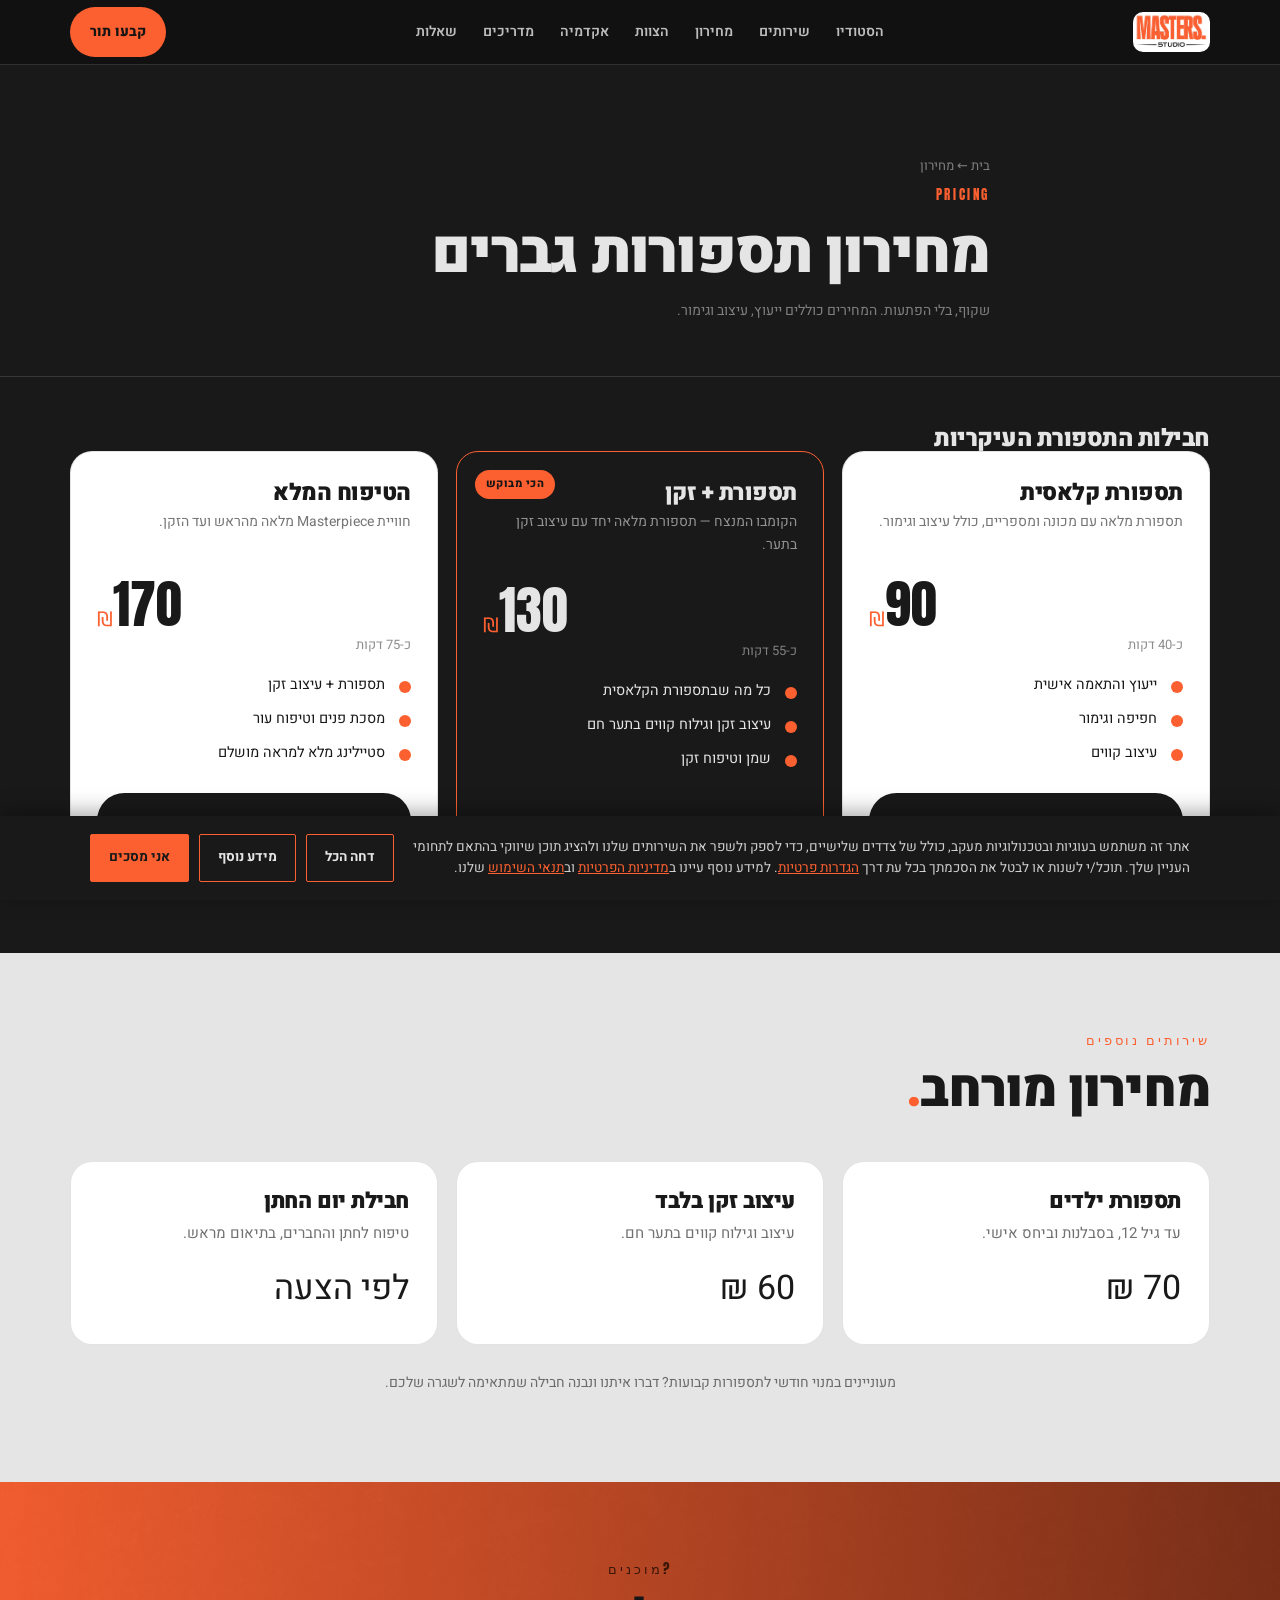
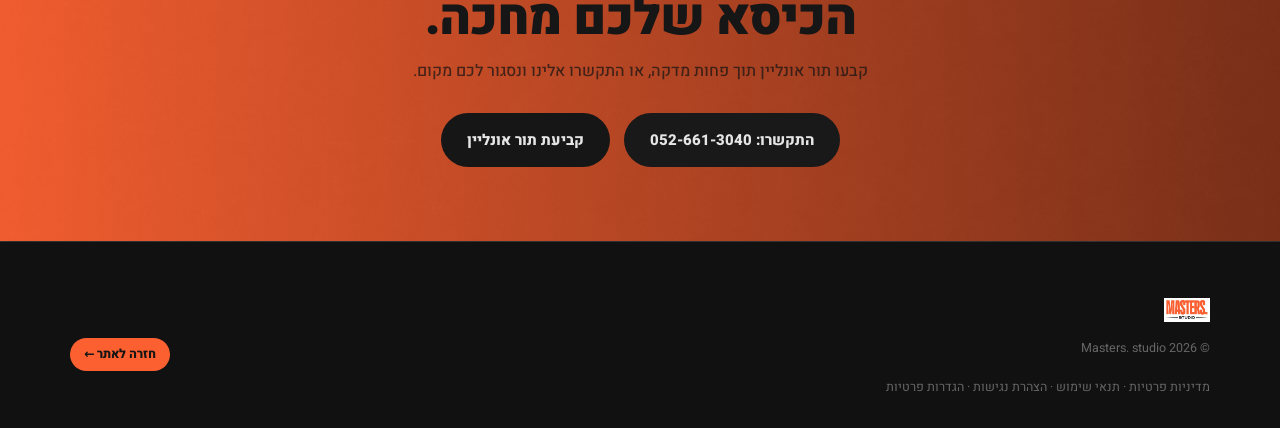
<file: pricing.html>
<!DOCTYPE html>
<html lang="he" dir="rtl">
<head>
<meta charset="UTF-8">
<meta name="viewport" content="width=device-width, initial-scale=1">
<title>מחירון תספורות גברים | Masters. studio — תספורת, זקן וטיפוח</title>
<meta name="description" content="מחירון שקוף לתספורות גברים ב-Masters. studio: תספורת קלאסית 90 ₪, תספורת וזקן 130 ₪, טיפוח מלא 170 ₪. ללא הפתעות, כולל ייעוץ וגימור.">
<meta name="keywords" content="מחיר תספורת גברים, כמה עולה תספורת, מחירון מספרה, תספורת וזקן מחיר">
<link rel="canonical" href="https://masters-studio.co.il/pricing.html">
<meta name="theme-color" content="#191919">
<meta property="og:type" content="website">
<meta property="og:title" content="מחירון תספורות גברים | Masters. studio">
<meta property="og:description" content="מחירון שקוף לתספורות גברים — תספורת, זקן וטיפוח מלא.">
<meta property="og:image" content="https://masters-studio.co.il/assets/post.jpg">
<meta property="og:locale" content="he_IL">
<link rel="icon" type="image/png" href="assets/logo-black.png">
<link rel="preconnect" href="https://fonts.googleapis.com">
<link rel="preconnect" href="https://fonts.gstatic.com" crossorigin>
<link rel="preload" as="style" href="https://fonts.googleapis.com/css2?family=Anton&family=Heebo:wght@400;500;700;900&display=swap">
<link rel="stylesheet" href="https://fonts.googleapis.com/css2?family=Anton&family=Heebo:wght@400;500;700;900&display=swap" media="print" onload="this.media='all'">
<noscript><link rel="stylesheet" href="https://fonts.googleapis.com/css2?family=Anton&family=Heebo:wght@400;500;700;900&display=swap"></noscript>

<link rel="stylesheet" href="css/style.css">

<link rel="preload" as="style" href="css/cookie-consent.css">
<link rel="stylesheet" href="css/cookie-consent.css" media="print" onload="this.media='all'">
<noscript><link rel="stylesheet" href="css/cookie-consent.css"></noscript>
<script type="application/ld+json">
{
  "@context":"https://schema.org","@type":"Service",
  "name":"תספורות וטיפוח גברים",
  "provider":{"@type":"HairSalon","name":"Masters. studio","telephone":"+972-52-661-3040"},
  "areaServed":"רחובות",
  "hasOfferCatalog":{
    "@type":"OfferCatalog","name":"מחירון Masters. studio",
    "itemListElement":[
      {"@type":"Offer","itemOffered":{"@type":"Service","name":"תספורת קלאסית"},"price":"90","priceCurrency":"ILS"},
      {"@type":"Offer","itemOffered":{"@type":"Service","name":"תספורת + זקן"},"price":"130","priceCurrency":"ILS"},
      {"@type":"Offer","itemOffered":{"@type":"Service","name":"טיפוח מלא"},"price":"170","priceCurrency":"ILS"},
      {"@type":"Offer","itemOffered":{"@type":"Service","name":"תספורת ילדים"},"price":"70","priceCurrency":"ILS"},
      {"@type":"Offer","itemOffered":{"@type":"Service","name":"עיצוב זקן בלבד"},"price":"60","priceCurrency":"ILS"}
    ]
  }
}
</script>
<script type="application/ld+json">
{"@context":"https://schema.org","@type":"BreadcrumbList","itemListElement":[
{"@type":"ListItem","position":1,"name":"דף הבית","item":"https://masters-studio.co.il/"},
{"@type":"ListItem","position":2,"name":"מחירון"}]}
</script>
</head>
<body>
<header class="nav">
  <div class="container nav-in">
    <a class="nav-logo" href="index.html" aria-label="Masters studio — דף הבית"><img src="assets/logo-lightbg.png" alt="הלוגו של Masters studio"></a>
    <nav class="nav-links" aria-label="ניווט ראשי">
      <a href="index.html#about">הסטודיו</a>
      <a href="index.html#services">שירותים</a>
      <a href="pricing.html">מחירון</a>
      <a href="index.html#team">הצוות</a>
      <a href="academy.html">אקדמיה</a>
      <a href="index.html#articles">מדריכים</a>
      <a href="index.html#faq">שאלות</a>
    </nav>
    <a class="nav-cta" href="https://app.smartor.co.il/MASTERS" target="_blank" rel="noopener">קבעו תור</a>
  </div>
</header>

<main>
  <div class="article-hero" style="padding:90px 0 40px">
    <div class="container" style="max-width:740px">
      <p class="breadcrumb"><a href="index.html">בית</a> ← מחירון</p>
      <span class="kicker">PRICING</span>
      <h1 style="font-size:clamp(34px,8vw,60px)">מחירון תספורות גברים</h1>
      <p class="meta">שקוף, בלי הפתעות. המחירים כוללים ייעוץ, עיצוב וגימור.</p>
    </div>
  </div>

  <section style="padding-top:50px">
    <div class="container">
      <h2 class="sr-only">חבילות התספורת העיקריות</h2>
      <div class="price-grid">
        <div class="price">
          <h3>תספורת קלאסית</h3>
          <p class="desc">תספורת מלאה עם מכונה ומספריים, כולל עיצוב וגימור.</p>
          <div class="amount"><small>₪</small>90</div>
          <div class="per">כ-40 דקות</div>
          <ul>
            <li>ייעוץ והתאמה אישית</li>
            <li>חפיפה וגימור</li>
            <li>עיצוב קווים</li>
          </ul>
          <a class="btn btn-dark" href="https://app.smartor.co.il/MASTERS" target="_blank" rel="noopener">קבעו תור</a>
        </div>
        <div class="price featured">
          <span class="tag">הכי מבוקש</span>
          <h3>תספורת + זקן</h3>
          <p class="desc">הקומבו המנצח — תספורת מלאה יחד עם עיצוב זקן בתער.</p>
          <div class="amount"><small>₪</small>130</div>
          <div class="per">כ-55 דקות</div>
          <ul>
            <li>כל מה שבתספורת הקלאסית</li>
            <li>עיצוב זקן וגילוח קווים בתער חם</li>
            <li>שמן וטיפוח זקן</li>
          </ul>
          <a class="btn btn-dark" href="https://app.smartor.co.il/MASTERS" target="_blank" rel="noopener">קבעו תור</a>
        </div>
        <div class="price">
          <h3>הטיפוח המלא</h3>
          <p class="desc">חוויית Masterpiece מלאה מהראש ועד הזקן.</p>
          <div class="amount"><small>₪</small>170</div>
          <div class="per">כ-75 דקות</div>
          <ul>
            <li>תספורת + עיצוב זקן</li>
            <li>מסכת פנים וטיפוח עור</li>
            <li>סטיילינג מלא למראה מושלם</li>
          </ul>
          <a class="btn btn-dark" href="https://app.smartor.co.il/MASTERS" target="_blank" rel="noopener">קבעו תור</a>
        </div>
      </div>
    </div>
  </section>

  <section class="on-pearl">
    <div class="container">
      <div class="section-head">
        <span class="eyebrow">שירותים נוספים</span>
        <h2>מחירון מורחב<span class="dot"></span></h2>
      </div>
      <div class="grid g-3">
        <article class="card"><h3>תספורת ילדים</h3><p class="desc" style="margin:0 0 14px">עד גיל 12, בסבלנות וביחס אישי.</p><div class="amount" style="font-size:34px">70 ₪</div></article>
        <article class="card"><h3>עיצוב זקן בלבד</h3><p class="desc" style="margin:0 0 14px">עיצוב וגילוח קווים בתער חם.</p><div class="amount" style="font-size:34px">60 ₪</div></article>
        <article class="card"><h3>חבילת יום החתן</h3><p class="desc" style="margin:0 0 14px">טיפוח לחתן והחברים, בתיאום מראש.</p><div class="amount" style="font-size:34px">לפי הצעה</div></article>
      </div>
      <p style="text-align:center;margin-top:26px;color:rgba(25,25,25,.6);font-size:14px">
        מעוניינים במנוי חודשי לתספורות קבועות? דברו איתנו ונבנה חבילה שמתאימה לשגרה שלכם.
      </p>
    </div>
  </section>

  <section class="cta-band">
    <div class="container">
      <span class="eyebrow" style="color:#3a1608">מוכנים?</span>
      <h2>הכיסא שלכם מחכה<span style="color:#161616">.</span></h2>
      <p>קבעו תור אונליין תוך פחות מדקה, או התקשרו אלינו ונסגור לכם מקום.</p>
      <div style="display:flex;gap:14px;flex-wrap:wrap;justify-content:center">
        <a class="btn btn-dark" href="tel:+972526613040">התקשרו: 052-661-3040</a>
        <a class="btn btn-dark" href="https://app.smartor.co.il/MASTERS" style="background:#161616" target="_blank" rel="noopener">קביעת תור אונליין</a>
      </div>
    </div>
  </section>
</main>

<footer class="footer">
  <div class="container">
    <img class="flogo" src="assets/logo-lightbg.png" alt="Masters studio">
    <div class="footer-bottom" style="border:0;margin:0;padding:0">
      <span>© 2026 Masters. studio</span>
      <span><a href="../index.html" class="footer-back">חזרה לאתר ←</a></span>
    </div>
    <div class="footer-bottom" style="border:0;margin:6px 0 0;padding:0">
      <span>
        <a href="privacy-policy.html">מדיניות פרטיות</a> ·
        <a href="terms.html">תנאי שימוש</a> ·
        <a href="accessibility.html">הצהרת נגישות</a> ·
        <a href="privacy-settings.html">הגדרות פרטיות</a>
      </span>
    </div>
  </div>
</footer>

<!-- Masters Studio — Cookie Consent Banner -->
<div id="mc-banner" role="dialog" aria-live="polite" aria-label="הגדרות פרטיות ועוגיות">
  <div class="mc-row">
    <p>
      אתר זה משתמש בעוגיות ובטכנולוגיות מעקב, כולל של צדדים שלישיים, כדי לספק ולשפר את השירותים שלנו ולהציג תוכן שיווקי בהתאם לתחומי העניין שלך. תוכל/י לשנות או לבטל את הסכמתך בכל עת דרך
      <a href="privacy-settings.html">הגדרות פרטיות</a>.
      למידע נוסף עיינו ב<a href="privacy-policy.html">מדיניות הפרטיות</a> וב<a href="terms.html">תנאי השימוש</a> שלנו.
    </p>
    <div class="mc-actions">
      <button type="button" class="mc-reject-all" id="mc-reject-all">דחה הכל</button>
      <button type="button" class="mc-more" id="mc-more" aria-expanded="false" aria-controls="mc-panel">מידע נוסף</button>
      <button type="button" class="mc-accept-all" id="mc-accept-all">אני מסכים</button>
    </div>
    <div id="mc-panel">
      <div class="mc-pref-row">
        <label class="mc-switch"><input type="checkbox" checked disabled><span class="mc-slider"></span></label>
        <div class="mc-pref-text"><span class="mc-pref-title">חיוני</span><p>נדרש לתפעול בסיסי של האתר. לא ניתן לביטול.</p></div>
      </div>
      <div class="mc-pref-row">
        <label class="mc-switch"><input type="checkbox" id="mc-functional"><span class="mc-slider"></span></label>
        <div class="mc-pref-text"><span class="mc-pref-title">פונקציונאלי</span><p>מאפשר זכירת העדפות שימוש (כגון שפה או תצוגה).</p></div>      </div>
      <div class="mc-pref-row">
        <label class="mc-switch"><input type="checkbox" id="mc-analytics"><span class="mc-slider"></span></label>
        <div class="mc-pref-text"><span class="mc-pref-title">אנליטיים</span><p>עוזר לנו להבין כיצד גולשים משתמשים באתר, לצורכי שיפור ו-SEO.</p></div>      </div>
      <div class="mc-pref-row">
        <label class="mc-switch"><input type="checkbox" id="mc-marketing"><span class="mc-slider"></span></label>
        <div class="mc-pref-text"><span class="mc-pref-title">שיווק</span><p>משמש להצגת תוכן שיווקי ופרסום ממוקד ברשתות ובמנועי חיפוש.</p></div>      </div>
      <button type="button" class="mc-save" id="mc-save-selected">שמור בחירה</button>
    </div>
  </div>
</div>
<script src="js/cookie-consent.js"></script>
</body>
</html>
</file>
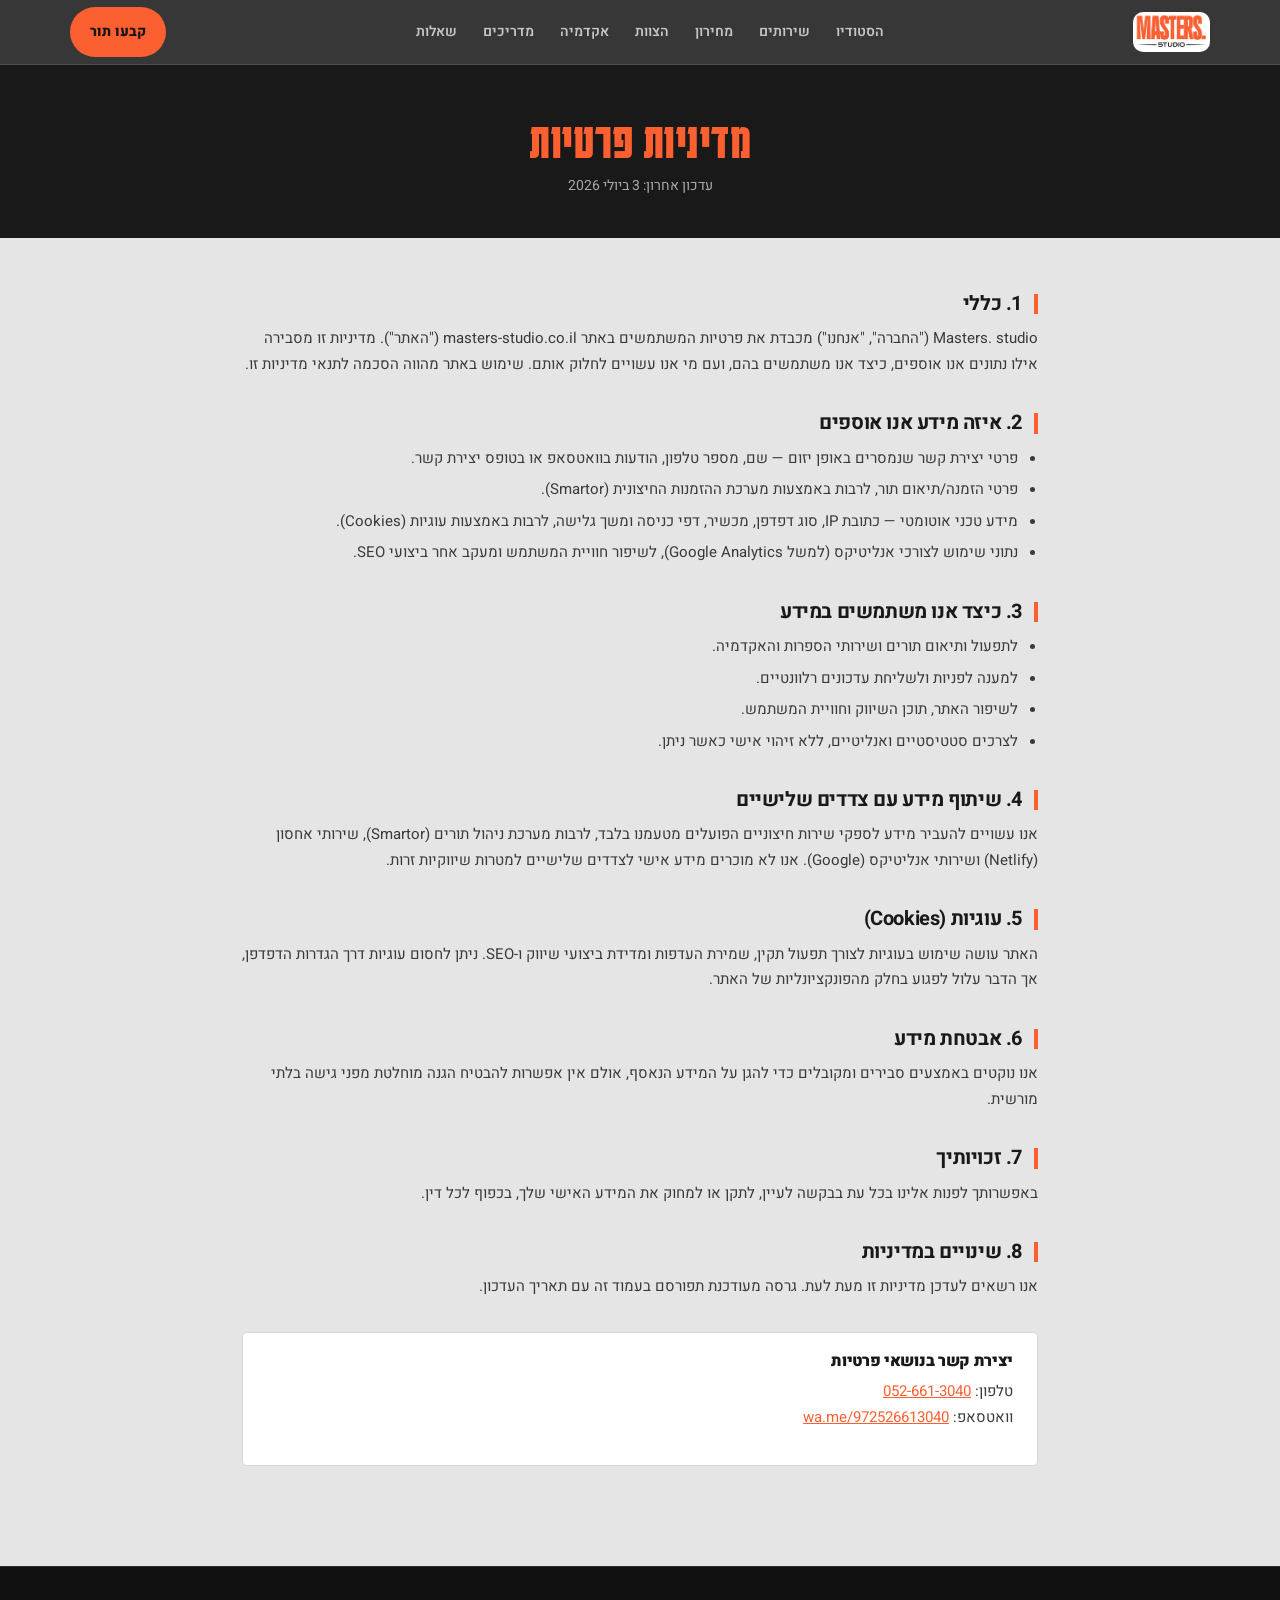
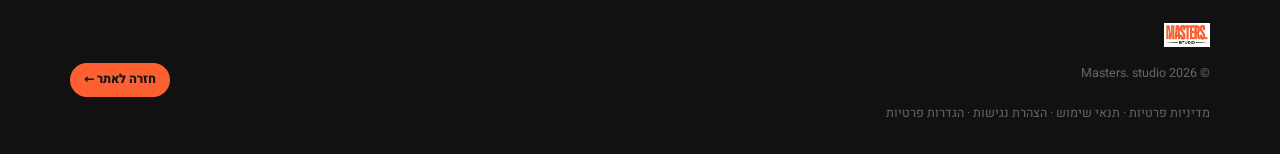
<file: privacy-policy.html>
<!DOCTYPE html>
<html lang="he" dir="rtl">
<head>
<meta charset="UTF-8">
<meta name="viewport" content="width=device-width, initial-scale=1.0">
<title>מדיניות פרטיות | Masters. studio</title>
<meta name="description" content="מדיניות הפרטיות של Masters. studio — כיצד אנו אוספים, משתמשים ומגנים על המידע האישי שלך.">
<meta name="robots" content="noindex, follow">
<link rel="canonical" href="https://masters-studio.co.il/privacy-policy.html">
  <link rel="icon" type="image/png" href="assets/logo-black.png">
  <link rel="preconnect" href="https://fonts.googleapis.com">
  <link rel="preconnect" href="https://fonts.gstatic.com" crossorigin>
  <link href="https://fonts.googleapis.com/css2?family=Anton&family=Heebo:wght@400;500;700;900&display=swap" rel="stylesheet">
  <link rel="stylesheet" href="css/style.css">
  <link rel="stylesheet" href="css/legal.css">
</head>
<body class="legal-page">

<header class="nav">
  <div class="container nav-in">
    <a class="nav-logo" href="index.html" aria-label="Masters studio — דף הבית"><img src="assets/logo-lightbg.png" alt="הלוגו של Masters studio"></a>
    <nav class="nav-links" aria-label="ניווט ראשי">
      <a href="index.html#about">הסטודיו</a>
      <a href="index.html#services">שירותים</a>
      <a href="pricing.html">מחירון</a>
      <a href="index.html#team">הצוות</a>
      <a href="academy.html">אקדמיה</a>
      <a href="index.html#articles">מדריכים</a>
      <a href="index.html#faq">שאלות</a>
    </nav>
    <a class="nav-cta" href="index.html#book">קבעו תור</a>
  </div>
</header>

<section class="legal-hero">
  <h1>מדיניות פרטיות</h1>
  <p>עדכון אחרון: 3 ביולי 2026</p>
</section>

<main class="legal-content">

  <h2>1. כללי</h2>
  <p>Masters. studio ("החברה", "אנחנו") מכבדת את פרטיות המשתמשים באתר masters-studio.co.il ("האתר"). מדיניות זו מסבירה אילו נתונים אנו אוספים, כיצד אנו משתמשים בהם, ועם מי אנו עשויים לחלוק אותם. שימוש באתר מהווה הסכמה לתנאי מדיניות זו.</p>

  <h2>2. איזה מידע אנו אוספים</h2>
  <ul>
    <li>פרטי יצירת קשר שנמסרים באופן יזום — שם, מספר טלפון, הודעות בוואטסאפ או בטופס יצירת קשר.</li>
    <li>פרטי הזמנה/תיאום תור, לרבות באמצעות מערכת ההזמנות החיצונית (Smartor).</li>
    <li>מידע טכני אוטומטי — כתובת IP, סוג דפדפן, מכשיר, דפי כניסה ומשך גלישה, לרבות באמצעות עוגיות (Cookies).</li>
    <li>נתוני שימוש לצורכי אנליטיקס (למשל Google Analytics), לשיפור חוויית המשתמש ומעקב אחר ביצועי SEO.</li>
  </ul>

  <h2>3. כיצד אנו משתמשים במידע</h2>
  <ul>
    <li>לתפעול ותיאום תורים ושירותי הספרות והאקדמיה.</li>
    <li>למענה לפניות ולשליחת עדכונים רלוונטיים.</li>
    <li>לשיפור האתר, תוכן השיווק וחוויית המשתמש.</li>
    <li>לצרכים סטטיסטיים ואנליטיים, ללא זיהוי אישי כאשר ניתן.</li>
  </ul>

  <h2>4. שיתוף מידע עם צדדים שלישיים</h2>
  <p>אנו עשויים להעביר מידע לספקי שירות חיצוניים הפועלים מטעמנו בלבד, לרבות מערכת ניהול תורים (Smartor), שירותי אחסון (Netlify) ושירותי אנליטיקס (Google). אנו לא מוכרים מידע אישי לצדדים שלישיים למטרות שיווקיות זרות.</p>

  <h2>5. עוגיות (Cookies)</h2>
  <p>האתר עושה שימוש בעוגיות לצורך תפעול תקין, שמירת העדפות ומדידת ביצועי שיווק ו-SEO. ניתן לחסום עוגיות דרך הגדרות הדפדפן, אך הדבר עלול לפגוע בחלק מהפונקציונליות של האתר.</p>

  <h2>6. אבטחת מידע</h2>
  <p>אנו נוקטים באמצעים סבירים ומקובלים כדי להגן על המידע הנאסף, אולם אין אפשרות להבטיח הגנה מוחלטת מפני גישה בלתי מורשית.</p>

  <h2>7. זכויותיך</h2>
  <p>באפשרותך לפנות אלינו בכל עת בבקשה לעיין, לתקן או למחוק את המידע האישי שלך, בכפוף לכל דין.</p>

  <h2>8. שינויים במדיניות</h2>
  <p>אנו רשאים לעדכן מדיניות זו מעת לעת. גרסה מעודכנת תפורסם בעמוד זה עם תאריך העדכון.</p>

  <div class="legal-contact-box">
    <h3>יצירת קשר בנושאי פרטיות</h3>
    <p>טלפון: <a href="tel:+972526613040">052-661-3040</a><br>
    וואטסאפ: <a href="https://wa.me/972526613040" target="_blank" rel="noopener">wa.me/972526613040</a></p>
  </div>

</main>

<footer class="footer">
  <div class="container">
    <img class="flogo" src="assets/logo-lightbg.png" alt="Masters studio">
    <div class="footer-bottom" style="border:0;margin:0;padding:0">
      <span>© 2026 Masters. studio</span>
      <span><a href="index.html" class="footer-back">חזרה לאתר ←</a></span>
    </div>
    <div class="footer-bottom" style="border:0;margin:6px 0 0;padding:0">
      <span>
        <a href="privacy-policy.html">מדיניות פרטיות</a> ·
        <a href="terms.html">תנאי שימוש</a> ·
        <a href="accessibility.html">הצהרת נגישות</a> ·
        <a href="privacy-settings.html">הגדרות פרטיות</a>
      </span>
    </div>
  </div>
</footer>

</body>
</html>
</file>
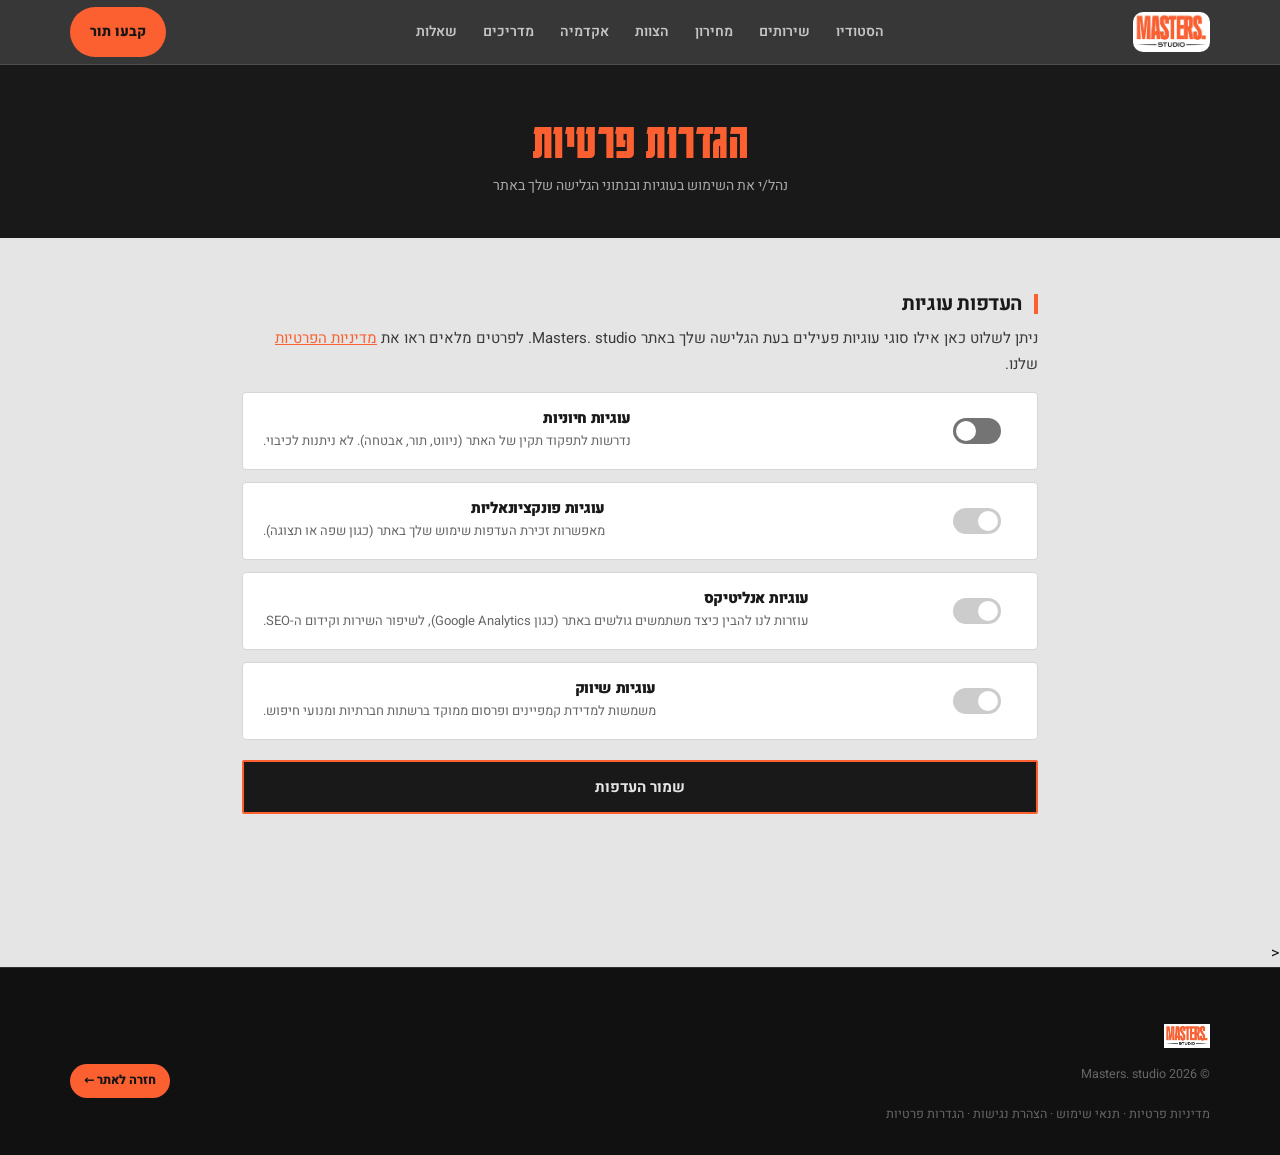
<file: privacy-settings.html>
<!DOCTYPE html>
<html lang="he" dir="rtl">
<head>
<meta charset="UTF-8">
<meta name="viewport" content="width=device-width, initial-scale=1.0">
<title>הגדרות פרטיות | Masters. studio</title>
<meta name="description" content="נהל/י את העדפות הפרטיות והעוגיות שלך באתר Masters. studio.">
<meta name="robots" content="noindex, follow">
<link rel="canonical" href="https://masters-studio.co.il/privacy-settings.html">
  <link rel="icon" type="image/png" href="assets/logo-black.png">
  <link rel="preconnect" href="https://fonts.googleapis.com">
  <link rel="preconnect" href="https://fonts.gstatic.com" crossorigin>
  <link href="https://fonts.googleapis.com/css2?family=Anton&family=Heebo:wght@400;500;700;900&display=swap" rel="stylesheet">
  <link rel="stylesheet" href="css/style.css">
  <link rel="stylesheet" href="css/legal.css">
<style>
  .pref-row{
    display:flex; align-items:center; justify-content:space-between;
    background:#fff; border:1px solid #d6d6d6; border-radius:4px;
    padding:16px 20px; margin-bottom:12px;
  }
  .pref-row .pref-text h3{ margin:0 0 4px; font-size:15px; }
  .pref-row .pref-text p{ margin:0; font-size:13px; color:#666; }
  .switch{ position:relative; display:inline-flex; align-items:center; width:48px; height:44px; flex-shrink:0; margin-right:16px; }
  .switch input{ opacity:0; width:0; height:0; }
  .slider{ position:absolute; top:50%; right:0; left:0; transform:translateY(-50%); height:26px; cursor:pointer; background:#ccc; transition:.2s; border-radius:26px; }
  .slider:before{ position:absolute; content:""; height:20px; width:20px; right:3px; bottom:3px; background:#fff; transition:.2s; border-radius:50%; }
  input:checked + .slider{ background:#FC6030; }
  input:checked + .slider:before{ transform:translateX(-22px); }
  input:disabled + .slider{ background:#191919; opacity:.6; cursor:not-allowed; }
  #save-status{ font-size:13px; color:#FC6030; margin-top:8px; min-height:18px; }
  .save-btn{
    font-family:'Heebo',sans-serif; font-weight:700; font-size:15px;
    background:#191919; color:#E5E5E5; border:2px solid #FC6030;
    border-radius:2px; padding:14px 28px; cursor:pointer; width:100%;
    margin-top:8px; transition:.2s;
  }
  .save-btn:hover{ background:#FC6030; color:#191919; }
</style>
</head>
<body class="legal-page">

<header class="nav">
  <div class="container nav-in">
    <a class="nav-logo" href="index.html" aria-label="Masters studio — דף הבית"><img src="assets/logo-lightbg.png" alt="הלוגו של Masters studio"></a>
    <nav class="nav-links" aria-label="ניווט ראשי">
      <a href="index.html#about">הסטודיו</a>
      <a href="index.html#services">שירותים</a>
      <a href="pricing.html">מחירון</a>
      <a href="index.html#team">הצוות</a>
      <a href="academy.html">אקדמיה</a>
      <a href="index.html#articles">מדריכים</a>
      <a href="index.html#faq">שאלות</a>
    </nav>
    <a class="nav-cta" href="index.html#book">קבעו תור</a>
  </div>
</header>

<section class="legal-hero">
  <h1>הגדרות פרטיות</h1>
  <p>נהל/י את השימוש בעוגיות ובנתוני הגלישה שלך באתר</p>
</section>

<main class="legal-content">

  <h2>העדפות עוגיות</h2>
  <p>ניתן לשלוט כאן אילו סוגי עוגיות פעילים בעת הגלישה שלך באתר Masters. studio. לפרטים מלאים ראו את <a href="/privacy-policy.html">מדיניות הפרטיות</a> שלנו.</p>

  <div class="pref-row">
    <label class="switch">
      <input type="checkbox" checked disabled>
      <span class="slider"></span>
    </label>
    <div class="pref-text">
      <h3>עוגיות חיוניות</h3>
      <p>נדרשות לתפקוד תקין של האתר (ניווט, תור, אבטחה). לא ניתנות לכיבוי.</p>
    </div>
  </div>

  <div class="pref-row">
    <label class="switch">
      <input type="checkbox" id="pref-functional">
      <span class="slider"></span>
    </label>
    <div class="pref-text">
      <h3>עוגיות פונקציונאליות</h3>
      <p>מאפשרות זכירת העדפות שימוש שלך באתר (כגון שפה או תצוגה).</p>
    </div>
  </div>

  <div class="pref-row">
    <label class="switch">
      <input type="checkbox" id="pref-analytics">
      <span class="slider"></span>
    </label>
    <div class="pref-text">
      <h3>עוגיות אנליטיקס</h3>
      <p>עוזרות לנו להבין כיצד משתמשים גולשים באתר (כגון Google Analytics), לשיפור השירות וקידום ה-SEO.</p>
    </div>
  </div>

  <div class="pref-row">
    <label class="switch">
      <input type="checkbox" id="pref-marketing">
      <span class="slider"></span>
    </label>
    <div class="pref-text">
      <h3>עוגיות שיווק</h3>
      <p>משמשות למדידת קמפיינים ופרסום ממוקד ברשתות חברתיות ומנועי חיפוש.</p>
    </div>
  </div>

  <button class="save-btn" id="save-prefs">שמור העדפות</button>
  <div id="save-status" role="status"></div>

</main>

<<footer class="footer">
  <div class="container">
    <img class="flogo" src="assets/logo-lightbg.png" alt="Masters studio">
    <div class="footer-bottom" style="border:0;margin:0;padding:0">
      <span>© 2026 Masters. studio</span>
      <span><a href="index.html" class="footer-back">חזרה לאתר ←</a></span>
    </div>
    <div class="footer-bottom" style="border:0;margin:6px 0 0;padding:0">
      <span>
        <a href="privacy-policy.html">מדיניות פרטיות</a> ·
        <a href="terms.html">תנאי שימוש</a> ·
        <a href="accessibility.html">הצהרת נגישות</a> ·
        <a href="privacy-settings.html">הגדרות פרטיות</a>
      </span>
    </div>
  </div>
</footer>

<script>
(function(){
  var KEY = 'masters_privacy_prefs';
  var functional = document.getElementById('pref-functional');
  var analytics = document.getElementById('pref-analytics');
  var marketing = document.getElementById('pref-marketing');
  var status = document.getElementById('save-status');

  try{
    var saved = JSON.parse(localStorage.getItem(KEY) || '{}');
    functional.checked = !!saved.functional;
    analytics.checked = !!saved.analytics;
    marketing.checked = !!saved.marketing;
  }catch(e){}

  document.getElementById('save-prefs').addEventListener('click', function(){
    var prefs = { essential: true, functional: functional.checked, analytics: analytics.checked, marketing: marketing.checked, updated: new Date().toISOString() };
    try{
      localStorage.setItem(KEY, JSON.stringify(prefs));
      status.textContent = 'ההעדפות נשמרו בהצלחה.';
      // Hook point: enable/disable actual analytics & marketing scripts here based on prefs
      window.dispatchEvent(new CustomEvent('masters-privacy-prefs-updated', { detail: prefs }));
    }catch(e){
      status.textContent = 'שמירת ההעדפות נכשלה — נסה/י שוב.';
    }
  });
})();
</script>

</body>
</html>
</file>
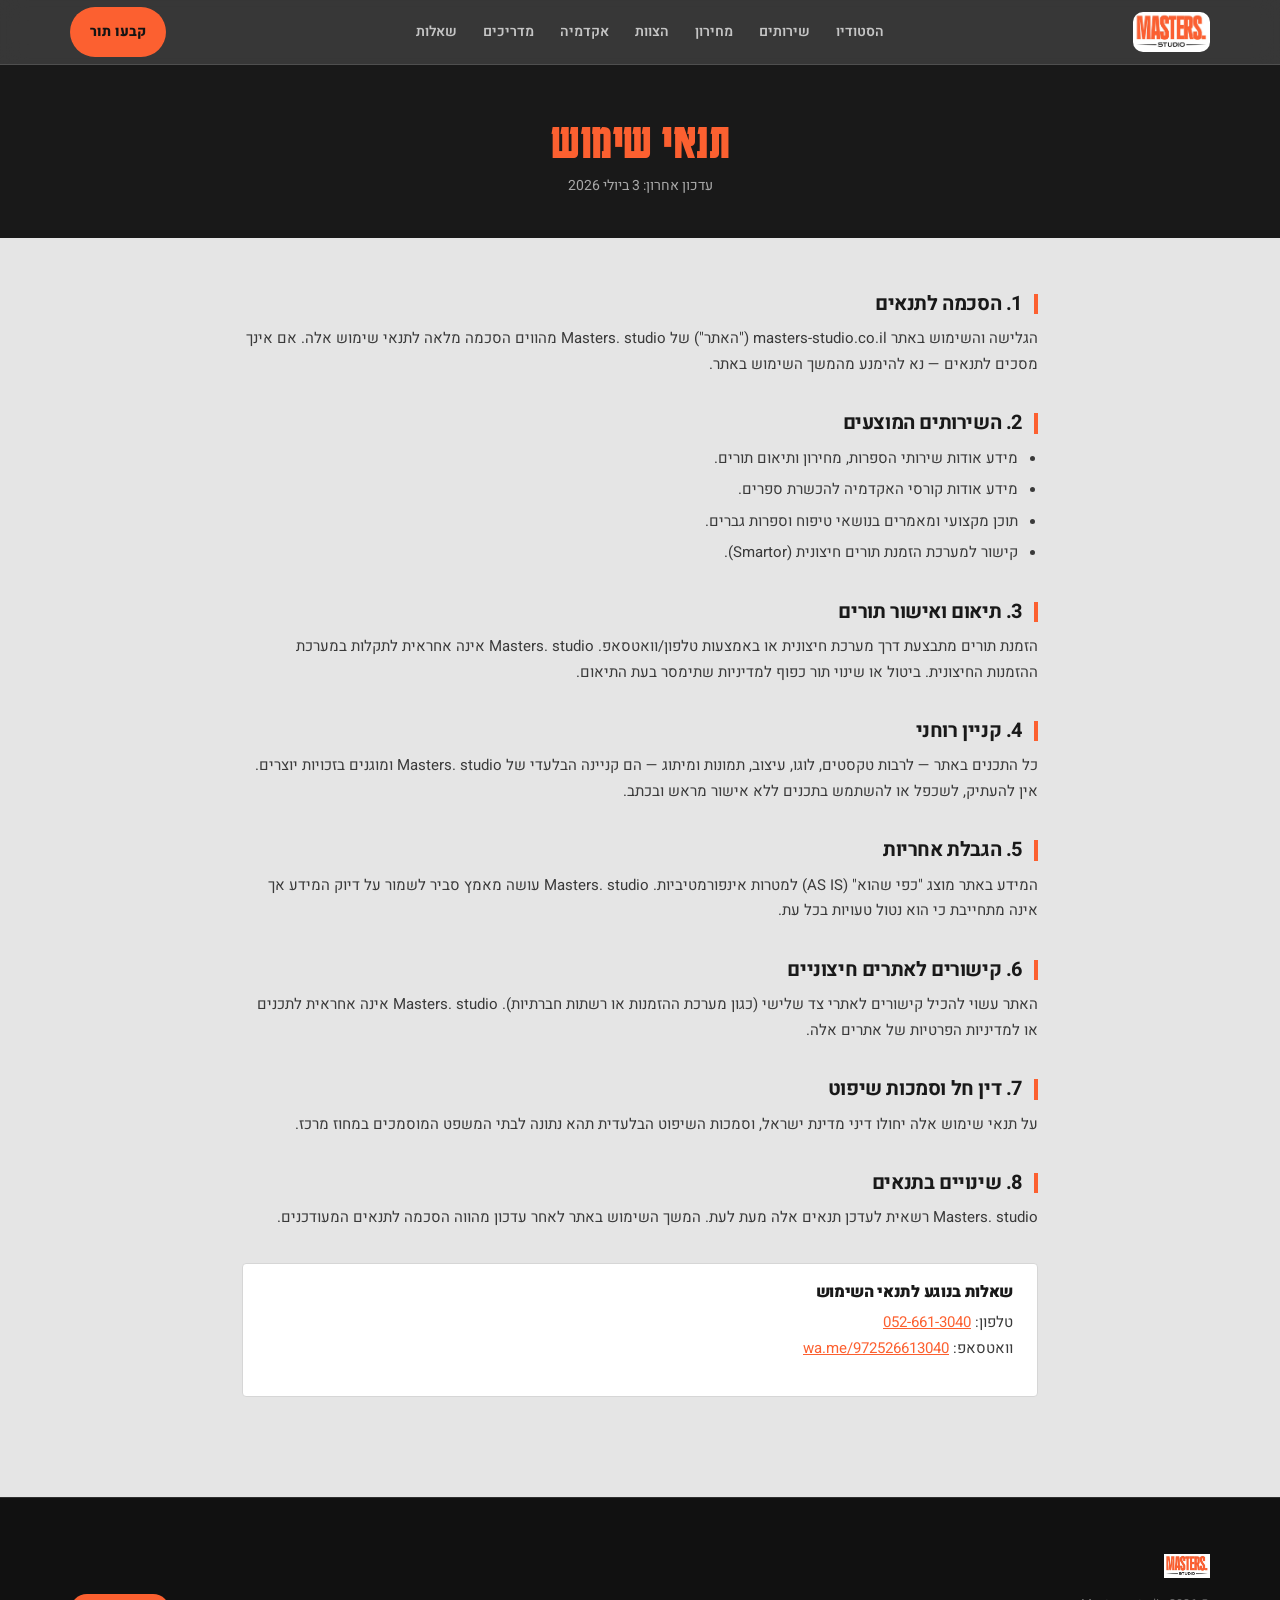
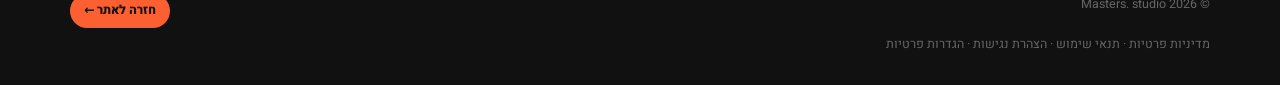
<file: terms.html>
<!DOCTYPE html>
<html lang="he" dir="rtl">
<head>
<meta charset="UTF-8">
<meta name="viewport" content="width=device-width, initial-scale=1.0">
<title>תנאי שימוש | Masters. studio</title>
<meta name="description" content="תנאי השימוש באתר Masters. studio — התנאים המסדירים את הגלישה והשימוש בשירותי הספרות והאקדמיה.">
<meta name="robots" content="noindex, follow">
<link rel="canonical" href="https://masters-studio.co.il/terms.html">
  <link rel="icon" type="image/png" href="assets/logo-black.png">
  <link rel="preconnect" href="https://fonts.googleapis.com">
  <link rel="preconnect" href="https://fonts.gstatic.com" crossorigin>
  <link href="https://fonts.googleapis.com/css2?family=Anton&family=Heebo:wght@400;500;700;900&display=swap" rel="stylesheet">
  <link rel="stylesheet" href="css/style.css">
  <link rel="stylesheet" href="css/legal.css">
</head>
<body class="legal-page">

<header class="nav">
  <div class="container nav-in">
    <a class="nav-logo" href="index.html" aria-label="Masters studio — דף הבית"><img src="assets/logo-lightbg.png" alt="הלוגו של Masters studio"></a>
    <nav class="nav-links" aria-label="ניווט ראשי">
      <a href="index.html#about">הסטודיו</a>
      <a href="index.html#services">שירותים</a>
      <a href="pricing.html">מחירון</a>
      <a href="index.html#team">הצוות</a>
      <a href="academy.html">אקדמיה</a>
      <a href="index.html#articles">מדריכים</a>
      <a href="index.html#faq">שאלות</a>
    </nav>
    <a class="nav-cta" href="index.html#book">קבעו תור</a>
  </div>
</header>

<section class="legal-hero">
  <h1>תנאי שימוש</h1>
  <p>עדכון אחרון: 3 ביולי 2026</p>
</section>

<main class="legal-content">

  <h2>1. הסכמה לתנאים</h2>
  <p>הגלישה והשימוש באתר masters-studio.co.il ("האתר") של Masters. studio מהווים הסכמה מלאה לתנאי שימוש אלה. אם אינך מסכים לתנאים — נא להימנע מהמשך השימוש באתר.</p>

  <h2>2. השירותים המוצעים</h2>
  <ul>
    <li>מידע אודות שירותי הספרות, מחירון ותיאום תורים.</li>
    <li>מידע אודות קורסי האקדמיה להכשרת ספרים.</li>
    <li>תוכן מקצועי ומאמרים בנושאי טיפוח וספרות גברים.</li>
    <li>קישור למערכת הזמנת תורים חיצונית (Smartor).</li>
  </ul>

  <h2>3. תיאום ואישור תורים</h2>
  <p>הזמנת תורים מתבצעת דרך מערכת חיצונית או באמצעות טלפון/וואטסאפ. Masters. studio אינה אחראית לתקלות במערכת ההזמנות החיצונית. ביטול או שינוי תור כפוף למדיניות שתימסר בעת התיאום.</p>

  <h2>4. קניין רוחני</h2>
  <p>כל התכנים באתר — לרבות טקסטים, לוגו, עיצוב, תמונות ומיתוג — הם קניינה הבלעדי של Masters. studio ומוגנים בזכויות יוצרים. אין להעתיק, לשכפל או להשתמש בתכנים ללא אישור מראש ובכתב.</p>

  <h2>5. הגבלת אחריות</h2>
  <p>המידע באתר מוצג "כפי שהוא" (AS IS) למטרות אינפורמטיביות. Masters. studio עושה מאמץ סביר לשמור על דיוק המידע אך אינה מתחייבת כי הוא נטול טעויות בכל עת.</p>

  <h2>6. קישורים לאתרים חיצוניים</h2>
  <p>האתר עשוי להכיל קישורים לאתרי צד שלישי (כגון מערכת ההזמנות או רשתות חברתיות). Masters. studio אינה אחראית לתכנים או למדיניות הפרטיות של אתרים אלה.</p>

  <h2>7. דין חל וסמכות שיפוט</h2>
  <p>על תנאי שימוש אלה יחולו דיני מדינת ישראל, וסמכות השיפוט הבלעדית תהא נתונה לבתי המשפט המוסמכים במחוז מרכז.</p>

  <h2>8. שינויים בתנאים</h2>
  <p>Masters. studio רשאית לעדכן תנאים אלה מעת לעת. המשך השימוש באתר לאחר עדכון מהווה הסכמה לתנאים המעודכנים.</p>

  <div class="legal-contact-box">
    <h3>שאלות בנוגע לתנאי השימוש</h3>
    <p>טלפון: <a href="tel:+972526613040">052-661-3040</a><br>
    וואטסאפ: <a href="https://wa.me/972526613040" target="_blank" rel="noopener">wa.me/972526613040</a></p>
  </div>

</main>

<footer class="footer">
  <div class="container">
    <img class="flogo" src="assets/logo-lightbg.png" alt="Masters studio">
    <div class="footer-bottom" style="border:0;margin:0;padding:0">
      <span>© 2026 Masters. studio</span>
      <span><a href="index.html" class="footer-back">חזרה לאתר ←</a></span>
    </div>
    <div class="footer-bottom" style="border:0;margin:6px 0 0;padding:0">
      <span>
        <a href="privacy-policy.html">מדיניות פרטיות</a> ·
        <a href="terms.html">תנאי שימוש</a> ·
        <a href="accessibility.html">הצהרת נגישות</a> ·
        <a href="privacy-settings.html">הגדרות פרטיות</a>
      </span>
    </div>
  </div>
</footer>

</body>
</html>
</file>
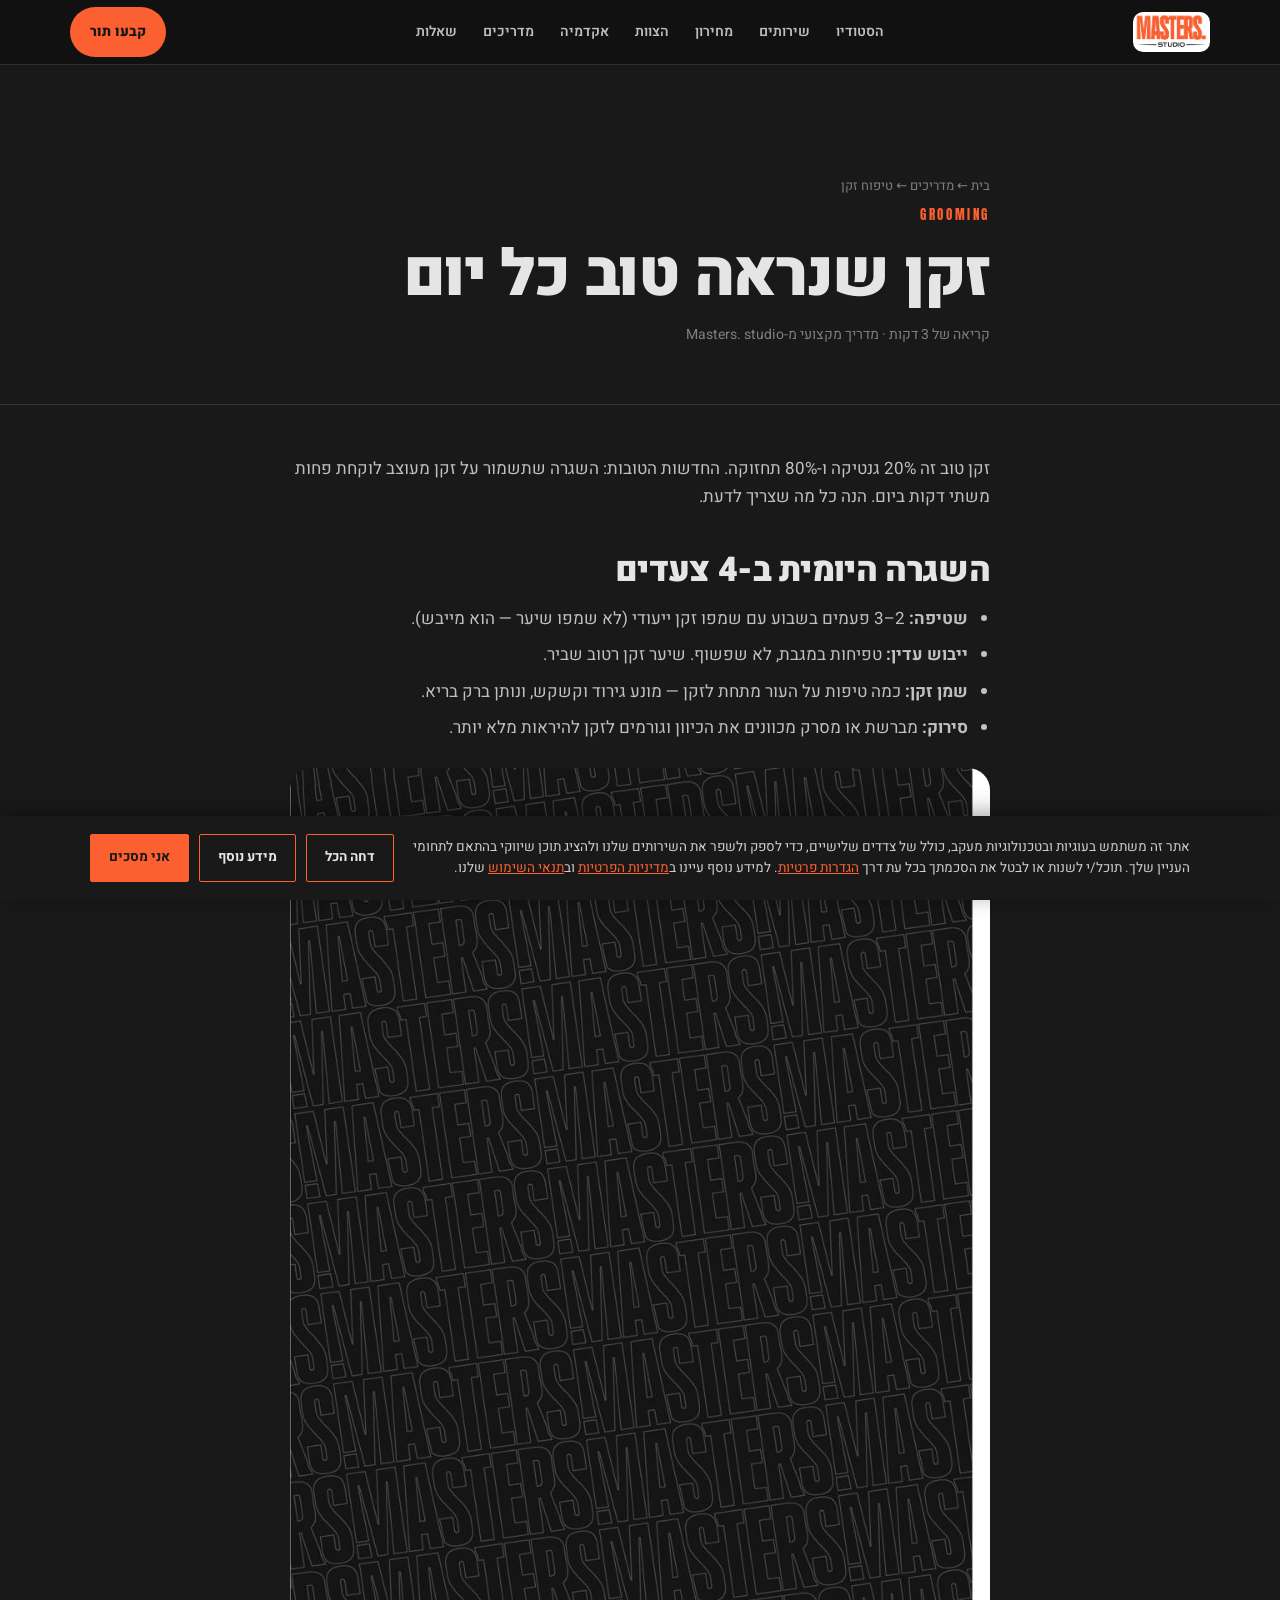
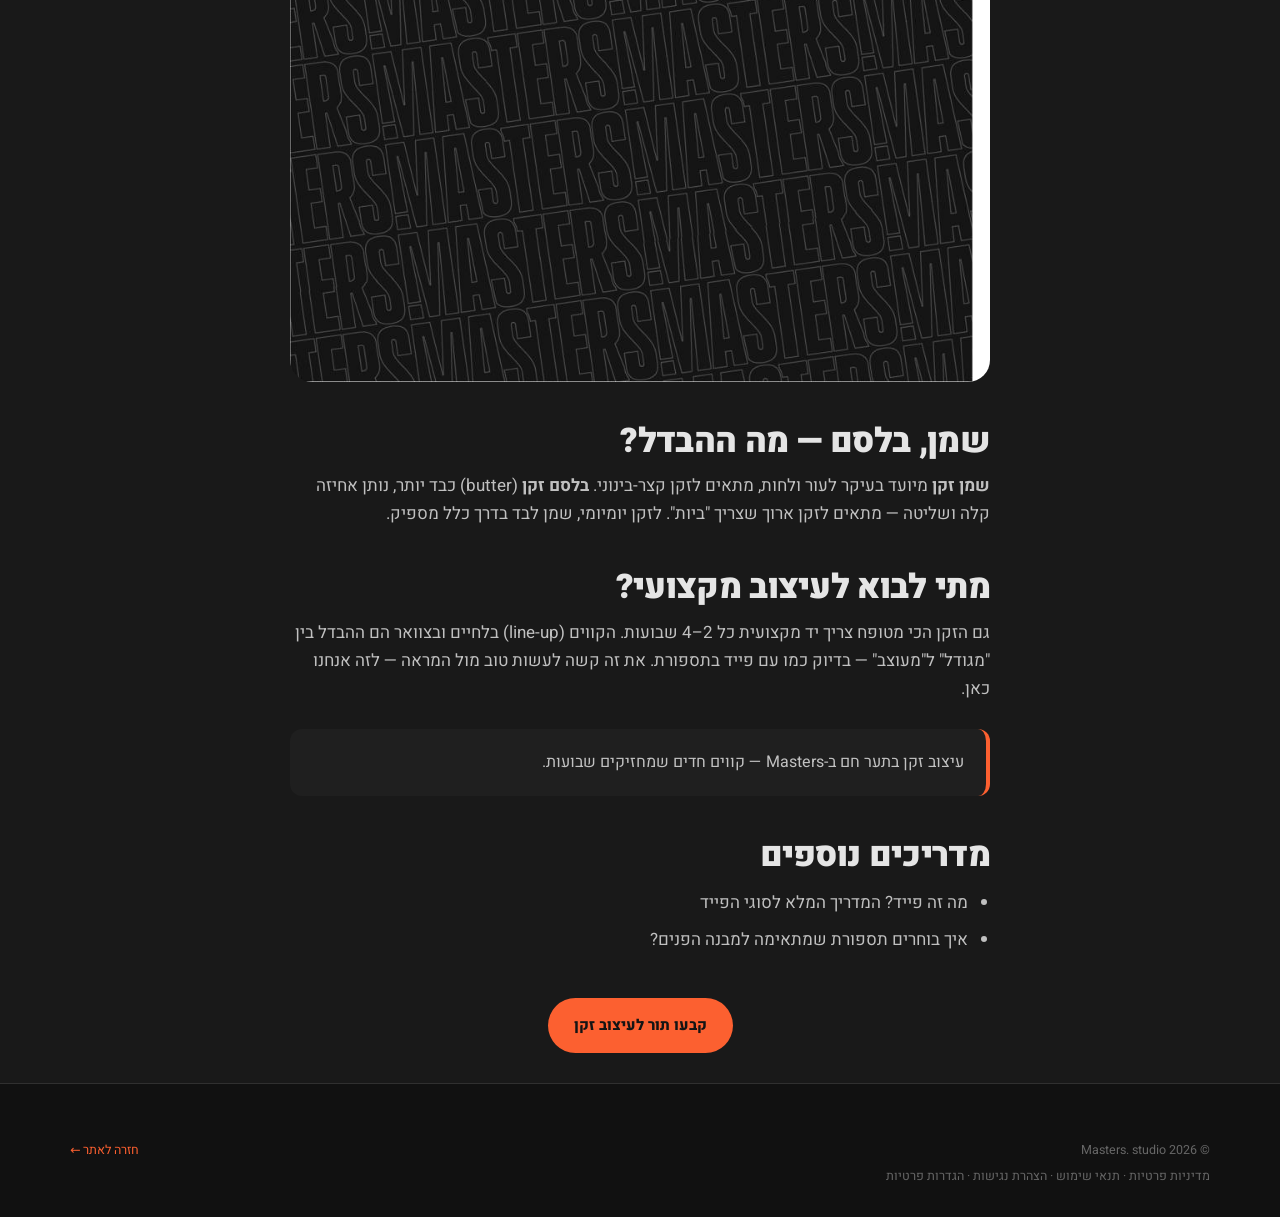
<file: articles/beard-care.html>
<!DOCTYPE html>
<html lang="he" dir="rtl">
<head>
  <meta charset="UTF-8">
  <meta name="viewport" content="width=device-width, initial-scale=1">
  <title>טיפוח זקן: איך לשמור על זקן מעוצב כל יום | Masters.</title>
  <meta name="description" content="מדריך טיפוח זקן פרקטי — שגרה יומית, מוצרים שכדאי להכיר (שמן, בלסם), עיצוב קווים ומתי לבוא לעיצוב מקצועי. מ-Masters. studio.">
  <link rel="canonical" href="https://masters-studio.co.il/articles/beard-care.html">
  <meta name="theme-color" content="#191919">
  <meta property="og:type" content="article">
  <meta property="og:title" content="טיפוח זקן: איך לשמור על זקן מעוצב כל יום">
  <meta property="og:description" content="שגרת טיפוח זקן פשוטה, מוצרים שכדאי להכיר ומתי כדאי לבוא לעיצוב מקצועי.">
  <meta property="og:image" content="https://masters-studio.co.il/assets/app2.jpg">
  <meta property="og:locale" content="he_IL">
  <link rel="icon" type="image/png" href="../assets/logo-black.png">
  <link rel="preconnect" href="https://fonts.googleapis.com">
  <link rel="preconnect" href="https://fonts.gstatic.com" crossorigin>
  <link rel="preload" as="style" href="https://fonts.googleapis.com/css2?family=Anton&family=Heebo:wght@400;500;700;900&display=swap">
  <link rel="stylesheet" href="https://fonts.googleapis.com/css2?family=Anton&family=Heebo:wght@400;500;700;900&display=swap" media="print" onload="this.media='all'">
  <noscript><link rel="stylesheet" href="https://fonts.googleapis.com/css2?family=Anton&family=Heebo:wght@400;500;700;900&display=swap"></noscript>

  <link rel="stylesheet" href="../css/style.css">

  <link rel="preload" as="style" href="../css/cookie-consent.css">
  <link rel="stylesheet" href="../css/cookie-consent.css" media="print" onload="this.media='all'">
  <noscript><link rel="stylesheet" href="../css/cookie-consent.css"></noscript>
  <script type="application/ld+json">
    {"@context":"https://schema.org","@type":"Article",
      "headline":"טיפוח זקן: איך לשמור על זקן מעוצב כל יום",
      "image":"https://masters-studio.co.il/assets/app2.jpg",
      "author":{"@type":"Organization","name":"Masters. studio"},
      "publisher":{"@type":"Organization","name":"Masters. studio","logo":{"@type":"ImageObject","url":"https://masters-studio.co.il/assets/logo-white.png"}},
      "datePublished":"2026-01-20","dateModified":"2026-01-20",
      "mainEntityOfPage":"https://masters-studio.co.il/articles/beard-care.html"}
  </script>
  <script type="application/ld+json">
    {"@context":"https://schema.org","@type":"BreadcrumbList","itemListElement":[
      {"@type":"ListItem","position":1,"name":"דף הבית","item":"https://masters-studio.co.il/"},
      {"@type":"ListItem","position":2,"name":"מדריכים","item":"https://masters-studio.co.il/#articles"},
      {"@type":"ListItem","position":3,"name":"טיפוח זקן"}]}
  </script>
</head>
<body>
<header class="nav">
  <div class="container nav-in">
    <a class="nav-logo" href="../index.html"><img src="../assets/logo-lightbg.png" alt="Masters studio"></a>
    <nav class="nav-links" aria-label="ניווט ראשי">
      <a href="../index.html#about">הסטודיו</a>
      <a href="../index.html#services">שירותים</a>
      <a href="../pricing.html">מחירון</a>
      <a href="../index.html#team">הצוות</a>
      <a href="../academy.html">אקדמיה</a>
      <a href="../index.html#articles">מדריכים</a>
      <a href="../index.html#faq">שאלות</a>
    </nav>
    <a class="nav-cta" href="../index.html#book">קבעו תור</a>
  </div>
</header>

<main>
  <article>
    <div class="article-hero">
      <div class="container" style="max-width:740px">
        <p class="breadcrumb"><a href="../index.html">בית</a> ← <a href="../index.html#articles">מדריכים</a> ← טיפוח זקן</p>
        <span class="kicker">GROOMING</span>
        <h1>זקן שנראה טוב כל יום</h1>
        <p class="meta">קריאה של 3 דקות · מדריך מקצועי מ-Masters. studio</p>
      </div>
    </div>

    <div class="prose">
      <p>זקן טוב זה 20% גנטיקה ו-80% תחזוקה. החדשות הטובות: השגרה שתשמור על זקן מעוצב לוקחת פחות משתי דקות ביום. הנה כל מה שצריך לדעת.</p>

      <h2>השגרה היומית ב-4 צעדים</h2>
      <ul>
        <li><strong>שטיפה:</strong> 2–3 פעמים בשבוע עם שמפו זקן ייעודי (לא שמפו שיער — הוא מייבש).</li>
        <li><strong>ייבוש עדין:</strong> טפיחות במגבת, לא שפשוף. שיער זקן רטוב שביר.</li>
        <li><strong>שמן זקן:</strong> כמה טיפות על העור מתחת לזקן — מונע גירוד וקשקש, ונותן ברק בריא.</li>
        <li><strong>סירוק:</strong> מברשת או מסרק מכוונים את הכיוון וגורמים לזקן להיראות מלא יותר.</li>
      </ul>

      <img src="../assets/app2.jpg" alt="טיפוח זקן מקצועי ב-Masters studio" loading="lazy">

      <h2>שמן, בלסם — מה ההבדל?</h2>
      <p><strong>שמן זקן</strong> מיועד בעיקר לעור ולחות, מתאים לזקן קצר-בינוני. <strong>בלסם זקן</strong> (butter) כבד יותר, נותן אחיזה קלה ושליטה — מתאים לזקן ארוך שצריך "ביות". לזקן יומיומי, שמן לבד בדרך כלל מספיק.</p>

      <h2>מתי לבוא לעיצוב מקצועי?</h2>
      <p>גם הזקן הכי מטופח צריך יד מקצועית כל 2–4 שבועות. הקווים (line-up) בלחיים ובצוואר הם ההבדל בין "מגודל" ל"מעוצב" — בדיוק כמו עם <a href="mah-ze-fade.html">פייד</a> בתספורת. את זה קשה לעשות טוב מול המראה — לזה אנחנו כאן.</p>

      <div class="callout"><p>עיצוב זקן בתער חם ב-Masters — קווים חדים שמחזיקים שבועות.</p></div>

      <h2>מדריכים נוספים</h2>
      <ul>
        <li><a href="mah-ze-fade.html">מה זה פייד? המדריך המלא לסוגי הפייד</a></li>
        <li><a href="how-to-choose-cut.html">איך בוחרים תספורת שמתאימה למבנה הפנים?</a></li>
      </ul>

      <div style="text-align:center;margin:44px 0 10px">
        <a class="btn btn-primary" href="../index.html#book">קבעו תור לעיצוב זקן</a>
      </div>
    </div>
  </article>
</main>

<footer class="footer">
  <div class="container">
    <div class="footer-bottom" style="border:0;margin:0;padding:0">
      <span>© 2026 Masters. studio</span>
      <span><a href="../index.html" style="color:var(--orange)">חזרה לאתר ←</a></span>
    </div>
    <div class="footer-bottom" style="border:0;margin:6px 0 0;padding:0">
      <span>
        <a href="../privacy-policy.html">מדיניות פרטיות</a> ·
        <a href="../terms.html">תנאי שימוש</a> ·
        <a href="../accessibility.html">הצהרת נגישות</a> ·
        <a href="../privacy-settings.html">הגדרות פרטיות</a>
      </span>
    </div>
  </div>
</footer>

<!-- Masters Studio — Cookie Consent Banner -->
<div id="mc-banner" role="dialog" aria-live="polite" aria-label="הגדרות פרטיות ועוגיות">
  <div class="mc-row">
    <p>
      אתר זה משתמש בעוגיות ובטכנולוגיות מעקב, כולל של צדדים שלישיים, כדי לספק ולשפר את השירותים שלנו ולהציג תוכן שיווקי בהתאם לתחומי העניין שלך. תוכל/י לשנות או לבטל את הסכמתך בכל עת דרך
      <a href="../privacy-settings.html">הגדרות פרטיות</a>.
      למידע נוסף עיינו ב<a href="../privacy-policy.html">מדיניות הפרטיות</a> וב<a href="../terms.html">תנאי השימוש</a> שלנו.
    </p>
    <div class="mc-actions">
      <button type="button" class="mc-reject-all" id="mc-reject-all">דחה הכל</button>
      <button type="button" class="mc-more" id="mc-more" aria-expanded="false" aria-controls="mc-panel">מידע נוסף</button>
      <button type="button" class="mc-accept-all" id="mc-accept-all">אני מסכים</button>
    </div>
    <div id="mc-panel">
      <div class="mc-pref-row">
        <label class="mc-switch"><input type="checkbox" checked disabled><span class="mc-slider"></span></label>
        <div class="mc-pref-text"><span class="mc-pref-title">חיוני</span><p>נדרש לתפעול בסיסי של האתר. לא ניתן לביטול.</p></div>      </div>
      <div class="mc-pref-row">
        <label class="mc-switch"><input type="checkbox" id="mc-functional"><span class="mc-slider"></span></label>
        <div class="mc-pref-text"><span class="mc-pref-title">פונקציונאלי</span><p>מאפשר זכירת העדפות שימוש (כגון שפה או תצוגה).</p></div>
      </div>
      <div class="mc-pref-row">
        <label class="mc-switch"><input type="checkbox" id="mc-analytics"><span class="mc-slider"></span></label>
        <div class="mc-pref-text"><span class="mc-pref-title">אנליטיים</span><p>עוזר לנו להבין כיצד גולשים משתמשים באתר, לצורכי שיפור ו-SEO.</p></div>      </div>
      <div class="mc-pref-row">
        <label class="mc-switch"><input type="checkbox" id="mc-marketing"><span class="mc-slider"></span></label>
        <div class="mc-pref-text"><span class="mc-pref-title">שיווק</span><p>משמש להצגת תוכן שיווקי ופרסום ממוקד ברשתות ובמנועי חיפוש.</p></div>      </div>
      <button type="button" class="mc-save" id="mc-save-selected">שמור בחירה</button>
    </div>
  </div>
</div>
<script src="../js/cookie-consent.js"></script>
</body>
</html>
</file>
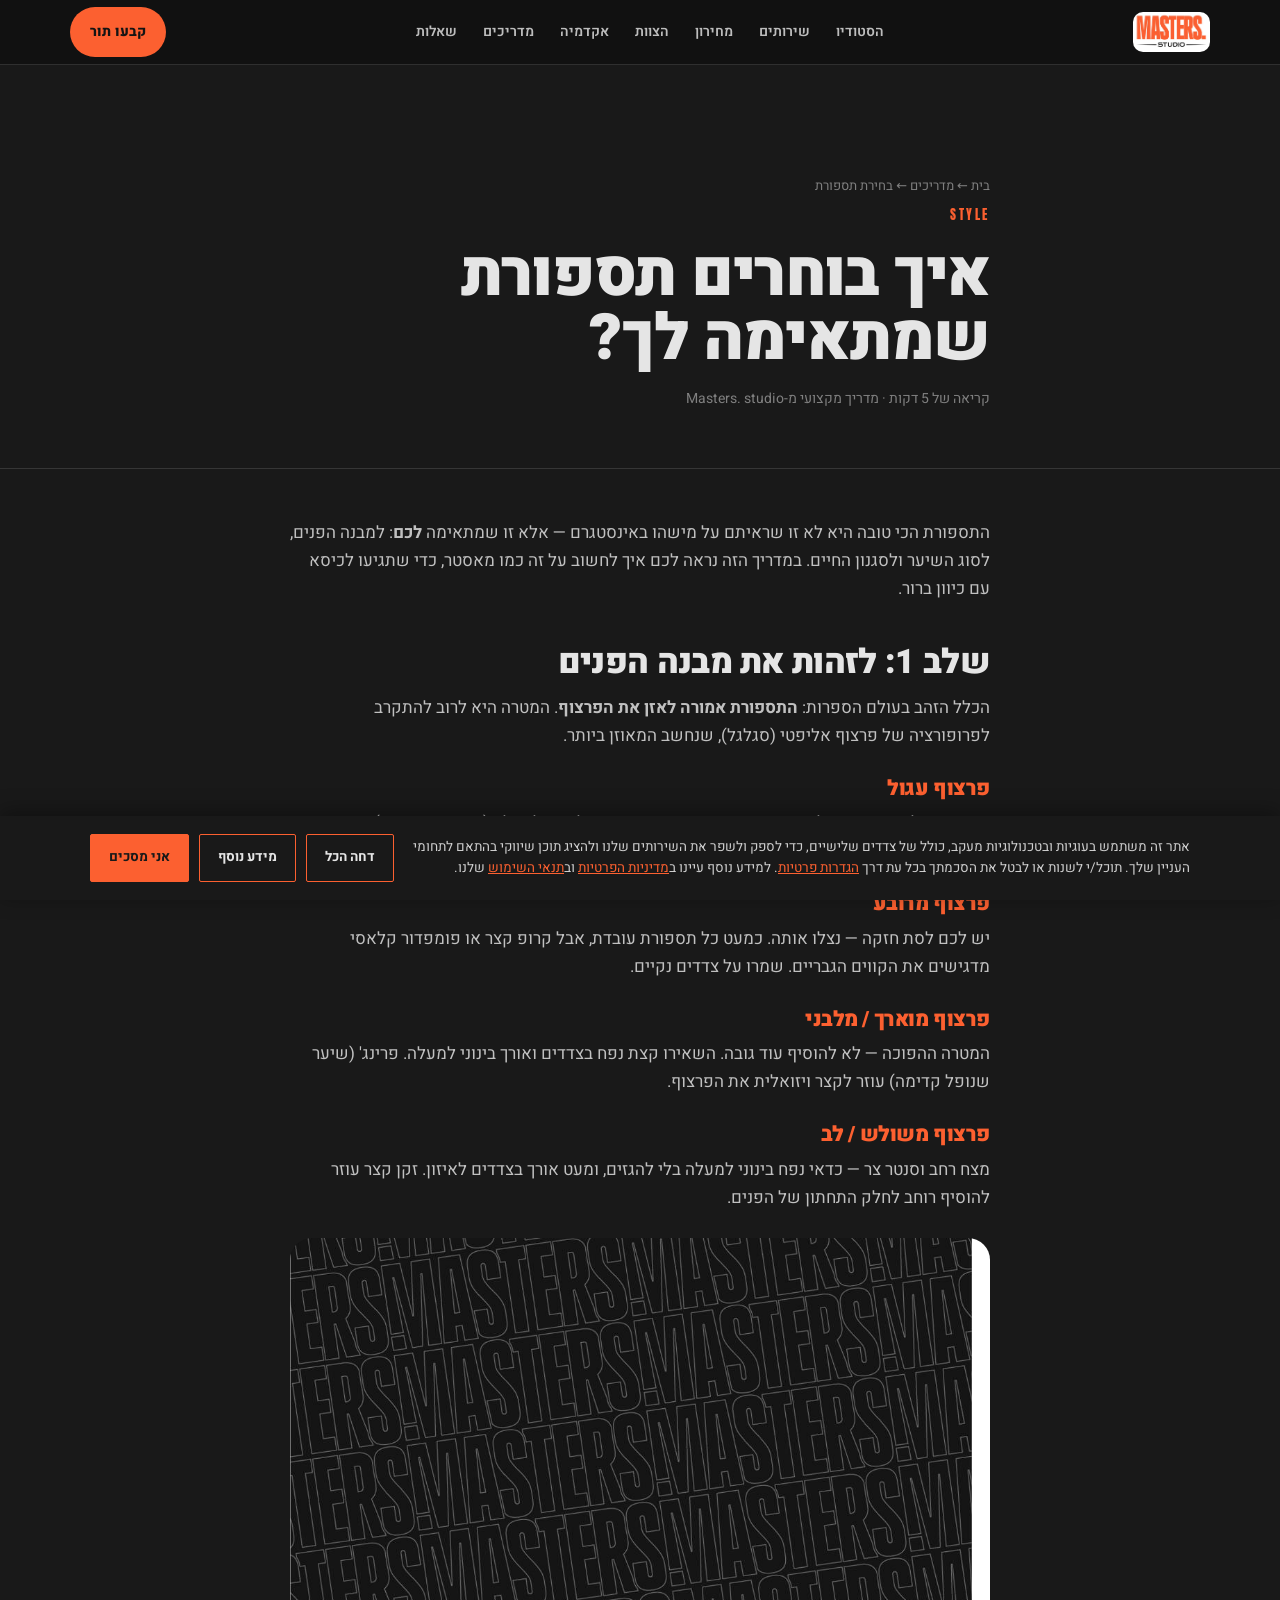
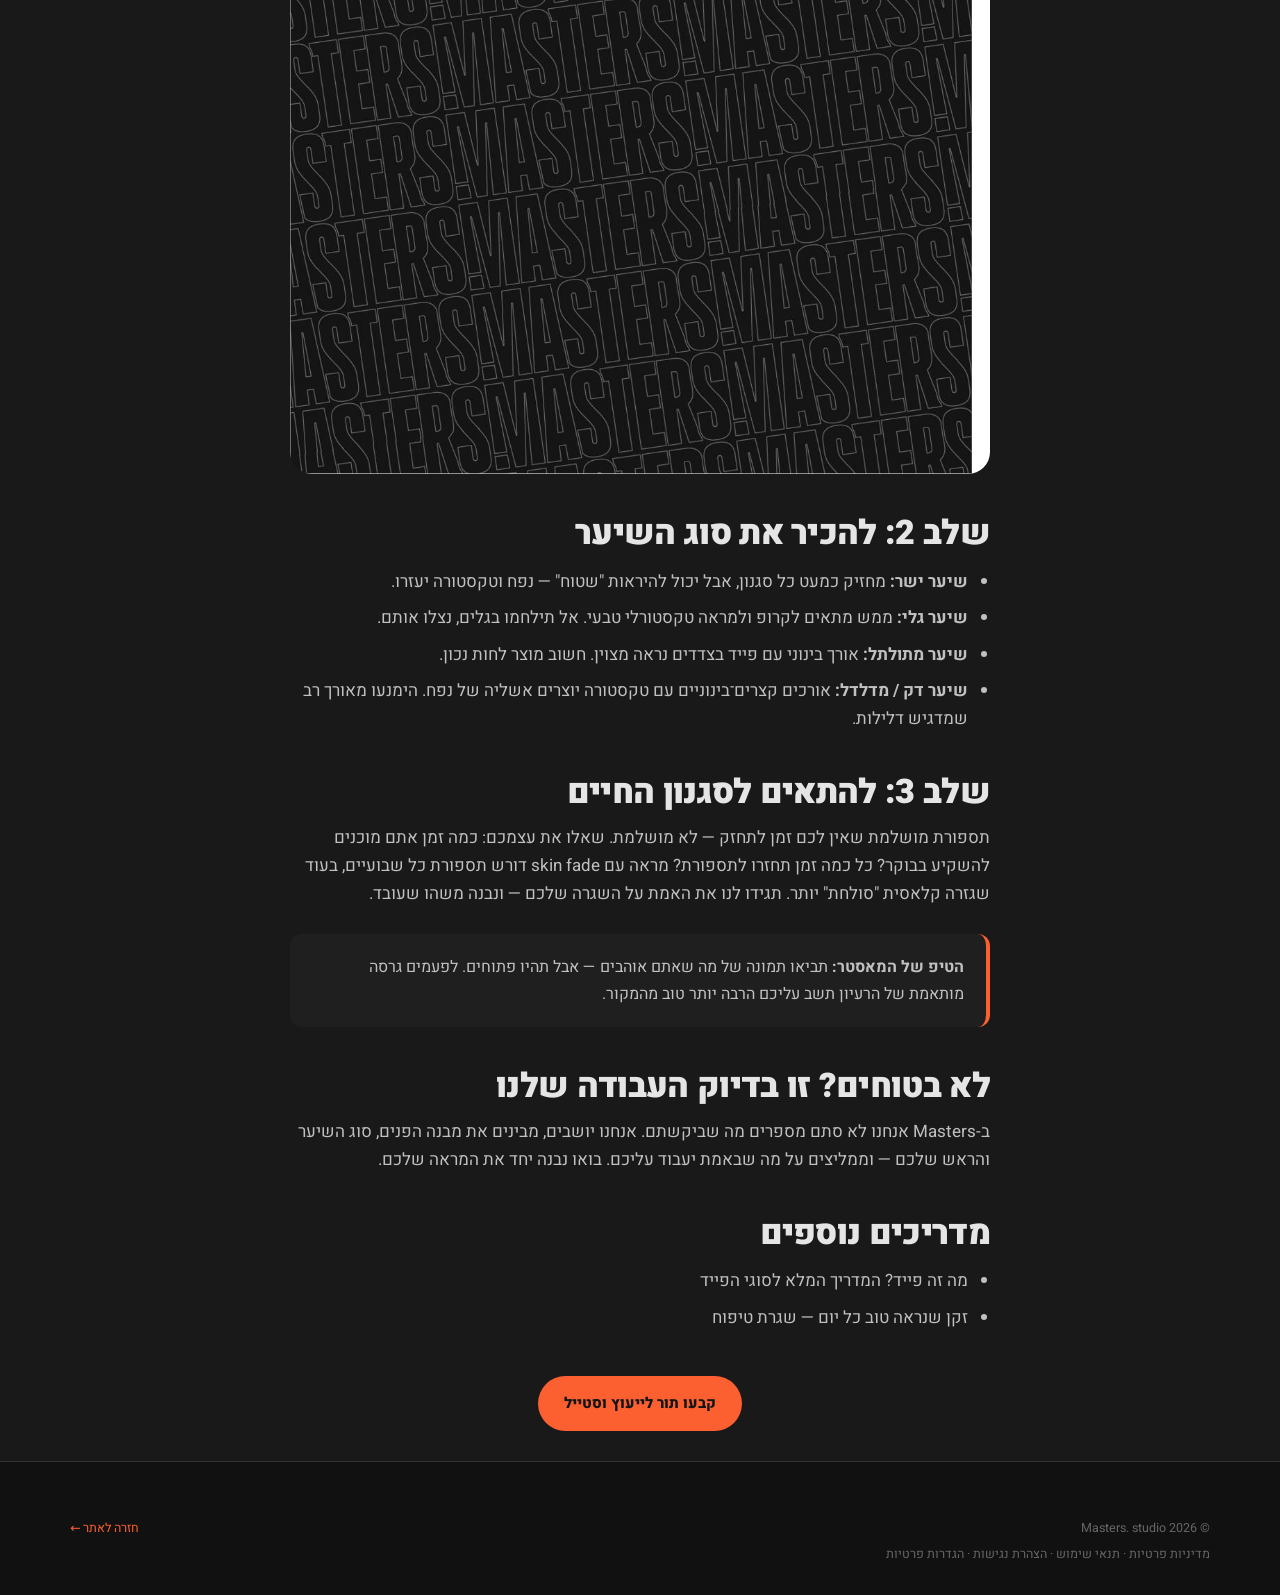
<file: articles/how-to-choose-cut.html>
<!DOCTYPE html>
<html lang="he" dir="rtl">
<head>
  <meta charset="UTF-8">
  <meta name="viewport" content="width=device-width, initial-scale=1">
  <title>איך בוחרים תספורת שמתאימה למבנה הפנים? מדריך מלא | Masters.</title>
  <meta name="description" content="פרצוף עגול, מרובע, מוארך או משולש? מדריך מקצועי להתאמת התספורת המושלמת לפי מבנה פנים, סוג שיער וסגנון חיים — מ-Masters. studio.">
  <link rel="canonical" href="https://masters-studio.co.il/articles/how-to-choose-cut.html">
  <meta name="theme-color" content="#191919">
  <meta property="og:type" content="article">
  <meta property="og:title" content="איך בוחרים תספורת שמתאימה למבנה הפנים?">
  <meta property="og:description" content="המדריך המלא להתאמת התספורת המושלמת לפי מבנה פנים וסוג שיער.">
  <meta property="og:image" content="https://masters-studio.co.il/assets/post.jpg">
  <meta property="og:locale" content="he_IL">
  <link rel="icon" type="image/png" href="../assets/logo-black.png">
  <link rel="preconnect" href="https://fonts.googleapis.com">
  <link rel="preconnect" href="https://fonts.gstatic.com" crossorigin>
  <link rel="preload" as="style" href="https://fonts.googleapis.com/css2?family=Anton&family=Heebo:wght@400;500;700;900&display=swap">
  <link rel="stylesheet" href="https://fonts.googleapis.com/css2?family=Anton&family=Heebo:wght@400;500;700;900&display=swap" media="print" onload="this.media='all'">
  <noscript><link rel="stylesheet" href="https://fonts.googleapis.com/css2?family=Anton&family=Heebo:wght@400;500;700;900&display=swap"></noscript>

  <link rel="stylesheet" href="../css/style.css">

  <link rel="preload" as="style" href="../css/cookie-consent.css">
  <link rel="stylesheet" href="../css/cookie-consent.css" media="print" onload="this.media='all'">
  <noscript><link rel="stylesheet" href="../css/cookie-consent.css"></noscript>
  <script type="application/ld+json">
    {"@context":"https://schema.org","@type":"Article",
      "headline":"איך בוחרים תספורת שמתאימה למבנה הפנים?",
      "image":"https://masters-studio.co.il/assets/post.jpg",
      "author":{"@type":"Organization","name":"Masters. studio"},
      "publisher":{"@type":"Organization","name":"Masters. studio","logo":{"@type":"ImageObject","url":"https://masters-studio.co.il/assets/logo-white.png"}},
      "datePublished":"2026-01-18","dateModified":"2026-01-18",
      "mainEntityOfPage":"https://masters-studio.co.il/articles/how-to-choose-cut.html"}
  </script>
  <script type="application/ld+json">
    {"@context":"https://schema.org","@type":"BreadcrumbList","itemListElement":[
      {"@type":"ListItem","position":1,"name":"דף הבית","item":"https://masters-studio.co.il/"},
      {"@type":"ListItem","position":2,"name":"מדריכים","item":"https://masters-studio.co.il/#articles"},
      {"@type":"ListItem","position":3,"name":"בחירת תספורת"}]}
  </script>
</head>
<body>
<header class="nav">
  <div class="container nav-in">
    <a class="nav-logo" href="../index.html"><img src="../assets/logo-lightbg.png" alt="Masters studio"></a>
    <nav class="nav-links" aria-label="ניווט ראשי">
      <a href="../index.html#about">הסטודיו</a>
      <a href="../index.html#services">שירותים</a>
      <a href="../pricing.html">מחירון</a>
      <a href="../index.html#team">הצוות</a>
      <a href="../academy.html">אקדמיה</a>
      <a href="../index.html#articles">מדריכים</a>
      <a href="../index.html#faq">שאלות</a>
    </nav>
    <a class="nav-cta" href="../index.html#book">קבעו תור</a>
  </div>
</header>

<main>
  <article>
    <div class="article-hero">
      <div class="container" style="max-width:740px">
        <p class="breadcrumb"><a href="../index.html">בית</a> ← <a href="../index.html#articles">מדריכים</a> ← בחירת תספורת</p>
        <span class="kicker">STYLE</span>
        <h1>איך בוחרים תספורת שמתאימה לך?</h1>
        <p class="meta">קריאה של 5 דקות · מדריך מקצועי מ-Masters. studio</p>
      </div>
    </div>

    <div class="prose">
      <p>התספורת הכי טובה היא לא זו שראיתם על מישהו באינסטגרם — אלא זו שמתאימה <strong>לכם</strong>: למבנה הפנים, לסוג השיער ולסגנון החיים. במדריך הזה נראה לכם איך לחשוב על זה כמו מאסטר, כדי שתגיעו לכיסא עם כיוון ברור.</p>

      <h2>שלב 1: לזהות את מבנה הפנים</h2>
      <p>הכלל הזהב בעולם הספרות: <strong>התספורת אמורה לאזן את הפרצוף</strong>. המטרה היא לרוב להתקרב לפרופורציה של פרצוף אליפטי (סגלגל), שנחשב המאוזן ביותר.</p>

      <h3>פרצוף עגול</h3>
      <p>המטרה — להוסיף גובה ולהאריך את הפרצוף. עדיף שיער בעל נפח למעלה (פומפדור, קוויף) עם <a href="mah-ze-fade.html">פייד</a> בצדדים שיוצר קווים אנכיים. הימנעו מנפח בצדדים.</p>

      <h3>פרצוף מרובע</h3>
      <p>יש לכם לסת חזקה — נצלו אותה. כמעט כל תספורת עובדת, אבל קרופ קצר או פומפדור קלאסי מדגישים את הקווים הגבריים. שמרו על צדדים נקיים.</p>

      <h3>פרצוף מוארך / מלבני</h3>
      <p>המטרה ההפוכה — לא להוסיף עוד גובה. השאירו קצת נפח בצדדים ואורך בינוני למעלה. פרינג' (שיער שנופל קדימה) עוזר לקצר ויזואלית את הפרצוף.</p>

      <h3>פרצוף משולש / לב</h3>
      <p>מצח רחב וסנטר צר — כדאי נפח בינוני למעלה בלי להגזים, ומעט אורך בצדדים לאיזון. זקן קצר עוזר להוסיף רוחב לחלק התחתון של הפנים.</p>

      <img src="../assets/post.jpg" alt="ספר מ-Masters מייעץ ללקוח על התספורת המתאימה למבנה הפנים" loading="lazy">

      <h2>שלב 2: להכיר את סוג השיער</h2>
      <ul>
        <li><strong>שיער ישר:</strong> מחזיק כמעט כל סגנון, אבל יכול להיראות "שטוח" — נפח וטקסטורה יעזרו.</li>
        <li><strong>שיער גלי:</strong> ממש מתאים לקרופ ולמראה טקסטורלי טבעי. אל תילחמו בגלים, נצלו אותם.</li>
        <li><strong>שיער מתולתל:</strong> אורך בינוני עם פייד בצדדים נראה מצוין. חשוב מוצר לחות נכון.</li>
        <li><strong>שיער דק / מדלדל:</strong> אורכים קצרים־בינוניים עם טקסטורה יוצרים אשליה של נפח. הימנעו מאורך רב שמדגיש דלילות.</li>
      </ul>

      <h2>שלב 3: להתאים לסגנון החיים</h2>
      <p>תספורת מושלמת שאין לכם זמן לתחזק — לא מושלמת. שאלו את עצמכם: כמה זמן אתם מוכנים להשקיע בבוקר? כל כמה זמן תחזרו לתספורת? מראה עם skin fade דורש תספורת כל שבועיים, בעוד שגזרה קלאסית "סולחת" יותר. תגידו לנו את האמת על השגרה שלכם — ונבנה משהו שעובד.</p>

      <div class="callout"><p><strong>הטיפ של המאסטר:</strong> תביאו תמונה של מה שאתם אוהבים — אבל תהיו פתוחים. לפעמים גרסה מותאמת של הרעיון תשב עליכם הרבה יותר טוב מהמקור.</p></div>

      <h2>לא בטוחים? זו בדיוק העבודה שלנו</h2>
      <p>ב-Masters אנחנו לא סתם מספרים מה שביקשתם. אנחנו יושבים, מבינים את מבנה הפנים, סוג השיער והראש שלכם — וממליצים על מה שבאמת יעבוד עליכם. בואו נבנה יחד את המראה שלכם.</p>

      <h2>מדריכים נוספים</h2>
      <ul>
        <li><a href="mah-ze-fade.html">מה זה פייד? המדריך המלא לסוגי הפייד</a></li>
        <li><a href="beard-care.html">זקן שנראה טוב כל יום — שגרת טיפוח</a></li>
      </ul>

      <div style="text-align:center;margin:44px 0 10px">
        <a class="btn btn-primary" href="../index.html#book">קבעו תור לייעוץ וסטייל</a>
      </div>
    </div>
  </article>
</main>

<footer class="footer">
  <div class="container">
    <div class="footer-bottom" style="border:0;margin:0;padding:0">
      <span>© 2026 Masters. studio</span>
      <span><a href="../index.html" style="color:var(--orange)">חזרה לאתר ←</a></span>
    </div>
    <div class="footer-bottom" style="border:0;margin:6px 0 0;padding:0">
      <span>
        <a href="../privacy-policy.html">מדיניות פרטיות</a> ·
        <a href="../terms.html">תנאי שימוש</a> ·
        <a href="../accessibility.html">הצהרת נגישות</a> ·
        <a href="../privacy-settings.html">הגדרות פרטיות</a>
      </span>
    </div>
  </div>
</footer>

<!-- Masters Studio — Cookie Consent Banner -->
<div id="mc-banner" role="dialog" aria-live="polite" aria-label="הגדרות פרטיות ועוגיות">
  <div class="mc-row">
    <p>
      אתר זה משתמש בעוגיות ובטכנולוגיות מעקב, כולל של צדדים שלישיים, כדי לספק ולשפר את השירותים שלנו ולהציג תוכן שיווקי בהתאם לתחומי העניין שלך. תוכל/י לשנות או לבטל את הסכמתך בכל עת דרך
      <a href="../privacy-settings.html">הגדרות פרטיות</a>.
      למידע נוסף עיינו ב<a href="../privacy-policy.html">מדיניות הפרטיות</a> וב<a href="../terms.html">תנאי השימוש</a> שלנו.
    </p>
    <div class="mc-actions">
      <button type="button" class="mc-reject-all" id="mc-reject-all">דחה הכל</button>
      <button type="button" class="mc-more" id="mc-more" aria-expanded="false" aria-controls="mc-panel">מידע נוסף</button>
      <button type="button" class="mc-accept-all" id="mc-accept-all">אני מסכים</button>
    </div>
    <div id="mc-panel">
      <div class="mc-pref-row">
        <label class="mc-switch"><input type="checkbox" checked disabled><span class="mc-slider"></span></label>
        <div class="mc-pref-text"><span class="mc-pref-title">חיוני</span><p>נדרש לתפעול בסיסי של האתר. לא ניתן לביטול.</p></div>      </div>
      <div class="mc-pref-row">
        <label class="mc-switch"><input type="checkbox" id="mc-functional"><span class="mc-slider"></span></label>
        <div class="mc-pref-text"><span class="mc-pref-title">פונקציונאלי</span><p>מאפשר זכירת העדפות שימוש (כגון שפה או תצוגה).</p></div>      </div>
      <div class="mc-pref-row">
        <label class="mc-switch"><input type="checkbox" id="mc-analytics"><span class="mc-slider"></span></label>
        <div class="mc-pref-text"><span class="mc-pref-title">אנליטיים</span><p>עוזר לנו להבין כיצד גולשים משתמשים באתר, לצורכי שיפור ו-SEO.</p></div>      </div>
      <div class="mc-pref-row">
        <label class="mc-switch"><input type="checkbox" id="mc-marketing"><span class="mc-slider"></span></label>
        <div class="mc-pref-text"><span class="mc-pref-title">שיווק</span><p>משמש להצגת תוכן שיווקי ופרסום ממוקד ברשתות ובמנועי חיפוש.</p></div>      </div>
      <button type="button" class="mc-save" id="mc-save-selected">שמור בחירה</button>
    </div>
  </div>
</div>
<script src="../js/cookie-consent.js"></script>
</body>
</html>
</file>
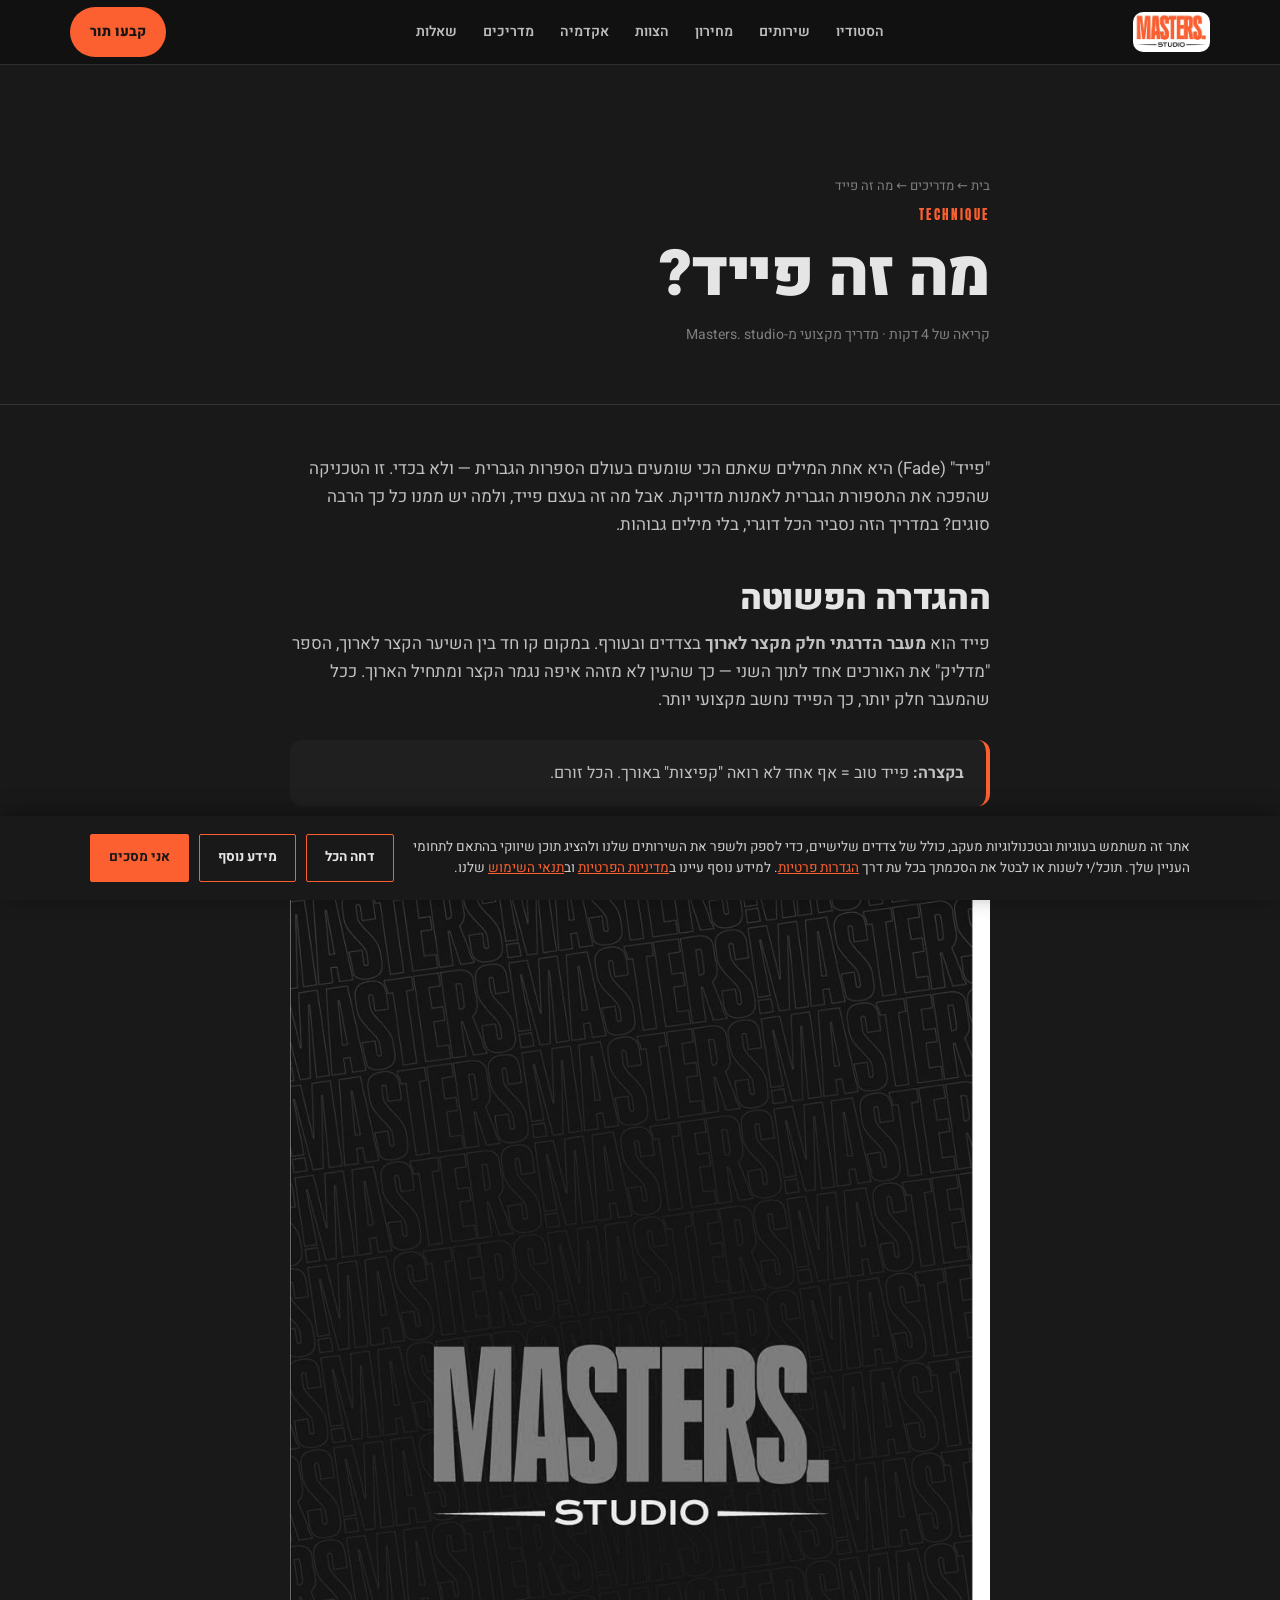
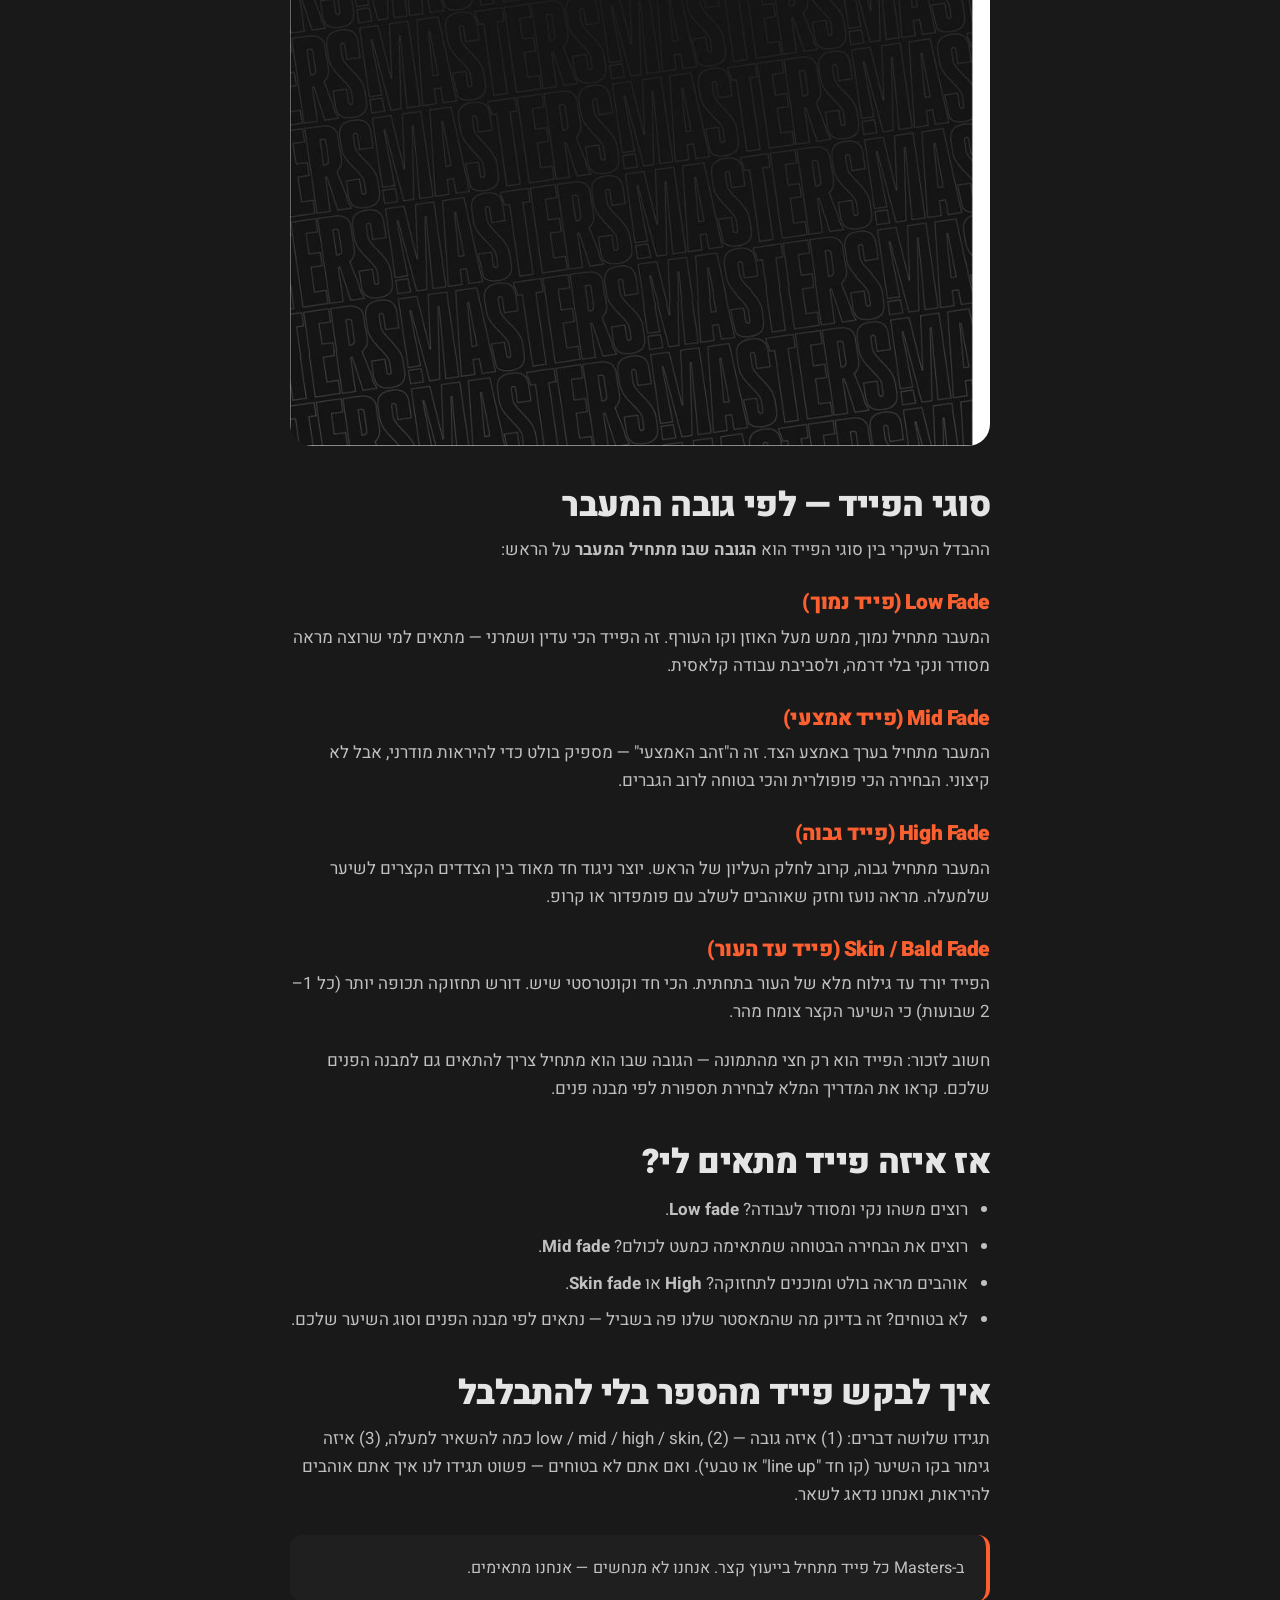
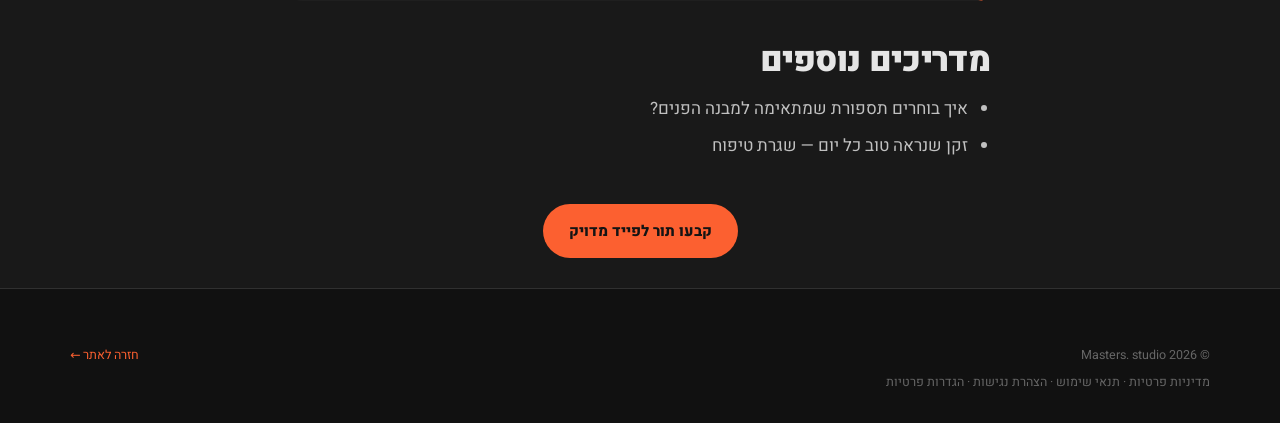
<file: articles/mah-ze-fade.html>
<!DOCTYPE html>
<html lang="he" dir="rtl">
<head>
  <meta charset="UTF-8">
  <meta name="viewport" content="width=device-width, initial-scale=1">
  <title>מה זה פייד? המדריך המלא לסוגי הפייד (Low, Mid, High, Skin) | Masters.</title>
  <meta name="description" content="מה זה פייד ואיך בוחרים את הסוג הנכון? מדריך מלא ל-low fade, mid fade, high fade ו-skin fade — כולל למי כל אחד מתאים ואיך לבקש אותו מהספר.">
  <link rel="canonical" href="https://masters-studio.co.il/articles/mah-ze-fade.html">
  <meta name="theme-color" content="#191919">
  <meta property="og:type" content="article">
  <meta property="og:title" content="מה זה פייד? המדריך המלא לסוגי הפייד">
  <meta property="og:description" content="Low, mid, high ו-skin fade — כל סוגי הפייד מוסברים ואיך לבחור את הנכון לכם.">
  <meta property="og:image" content="https://masters-studio.co.il/assets/app1.jpg">
  <meta property="og:locale" content="he_IL">
  <link rel="icon" type="image/png" href="../assets/logo-black.png">
  <link rel="preconnect" href="https://fonts.googleapis.com">
  <link rel="preconnect" href="https://fonts.gstatic.com" crossorigin>
  <link rel="preload" as="style" href="https://fonts.googleapis.com/css2?family=Anton&family=Heebo:wght@400;500;700;900&display=swap">
  <link rel="stylesheet" href="https://fonts.googleapis.com/css2?family=Anton&family=Heebo:wght@400;500;700;900&display=swap" media="print" onload="this.media='all'">
  <noscript><link rel="stylesheet" href="https://fonts.googleapis.com/css2?family=Anton&family=Heebo:wght@400;500;700;900&display=swap"></noscript>

  <link rel="stylesheet" href="../css/style.css">

  <link rel="preload" as="style" href="../css/cookie-consent.css">
  <link rel="stylesheet" href="../css/cookie-consent.css" media="print" onload="this.media='all'">
  <noscript><link rel="stylesheet" href="../css/cookie-consent.css"></noscript>
  <script type="application/ld+json">
    {
      "@context":"https://schema.org","@type":"Article",
      "headline":"מה זה פייד? המדריך המלא לסוגי הפייד",
      "image":"https://masters-studio.co.il/assets/app1.jpg",
      "author":{"@type":"Organization","name":"Masters. studio"},
      "publisher":{"@type":"Organization","name":"Masters. studio","logo":{"@type":"ImageObject","url":"https://masters-studio.co.il/assets/logo-white.png"}},
      "datePublished":"2026-01-15","dateModified":"2026-01-15",
      "mainEntityOfPage":"https://masters-studio.co.il/articles/mah-ze-fade.html"
    }
  </script>
  <script type="application/ld+json">
    {"@context":"https://schema.org","@type":"BreadcrumbList","itemListElement":[
      {"@type":"ListItem","position":1,"name":"דף הבית","item":"https://masters-studio.co.il/"},
      {"@type":"ListItem","position":2,"name":"מדריכים","item":"https://masters-studio.co.il/#articles"},
      {"@type":"ListItem","position":3,"name":"מה זה פייד"}]}
  </script>
</head>
<body>
<header class="nav">
  <div class="container nav-in">
    <a class="nav-logo" href="../index.html"><img src="../assets/logo-lightbg.png" alt="Masters studio"></a>
    <nav class="nav-links" aria-label="ניווט ראשי">
      <a href="../index.html#about">הסטודיו</a>
      <a href="../index.html#services">שירותים</a>
      <a href="../pricing.html">מחירון</a>
      <a href="../index.html#team">הצוות</a>
      <a href="../academy.html">אקדמיה</a>
      <a href="../index.html#articles">מדריכים</a>
      <a href="../index.html#faq">שאלות</a>
    </nav>
    <a class="nav-cta" href="../index.html#book">קבעו תור</a>
  </div>
</header>

<main>
  <article>
    <div class="article-hero">
      <div class="container" style="max-width:740px">
        <p class="breadcrumb"><a href="../index.html">בית</a> ← <a href="../index.html#articles">מדריכים</a> ← מה זה פייד</p>
        <span class="kicker">TECHNIQUE</span>
        <h1>מה זה פייד?</h1>
        <p class="meta">קריאה של 4 דקות · מדריך מקצועי מ-Masters. studio</p>
      </div>
    </div>

    <div class="prose">
      <p>"פייד" (Fade) היא אחת המילים שאתם הכי שומעים בעולם הספרות הגברית — ולא בכדי. זו הטכניקה שהפכה את התספורת הגברית לאמנות מדויקת. אבל מה זה בעצם פייד, ולמה יש ממנו כל כך הרבה סוגים? במדריך הזה נסביר הכל דוגרי, בלי מילים גבוהות.</p>

      <h2>ההגדרה הפשוטה</h2>
      <p>פייד הוא <strong>מעבר הדרגתי חלק מקצר לארוך</strong> בצדדים ובעורף. במקום קו חד בין השיער הקצר לארוך, הספר "מדליק" את האורכים אחד לתוך השני — כך שהעין לא מזהה איפה נגמר הקצר ומתחיל הארוך. ככל שהמעבר חלק יותר, כך הפייד נחשב מקצועי יותר.</p>

      <div class="callout"><p><strong>בקצרה:</strong> פייד טוב = אף אחד לא רואה "קפיצות" באורך. הכל זורם.</p></div>

      <img src="../assets/app1.jpg" alt="דוגמה לתספורת פייד מדויקת עם מעבר הדרגתי" loading="lazy">

      <h2>סוגי הפייד — לפי גובה המעבר</h2>
      <p>ההבדל העיקרי בין סוגי הפייד הוא <strong>הגובה שבו מתחיל המעבר</strong> על הראש:</p>

      <h3>Low Fade (פייד נמוך)</h3>
      <p>המעבר מתחיל נמוך, ממש מעל האוזן וקו העורף. זה הפייד הכי עדין ושמרני — מתאים למי שרוצה מראה מסודר ונקי בלי דרמה, ולסביבת עבודה קלאסית.</p>

      <h3>Mid Fade (פייד אמצעי)</h3>
      <p>המעבר מתחיל בערך באמצע הצד. זה ה"זהב האמצעי" — מספיק בולט כדי להיראות מודרני, אבל לא קיצוני. הבחירה הכי פופולרית והכי בטוחה לרוב הגברים.</p>

      <h3>High Fade (פייד גבוה)</h3>
      <p>המעבר מתחיל גבוה, קרוב לחלק העליון של הראש. יוצר ניגוד חד מאוד בין הצדדים הקצרים לשיער שלמעלה. מראה נועז וחזק שאוהבים לשלב עם פומפדור או קרופ.</p>

      <h3>Skin / Bald Fade (פייד עד העור)</h3>
      <p>הפייד יורד עד גילוח מלא של העור בתחתית. הכי חד וקונטרסטי שיש. דורש תחזוקה תכופה יותר (כל 1–2 שבועות) כי השיער הקצר צומח מהר.</p>

      <p>חשוב לזכור: הפייד הוא רק חצי מהתמונה — הגובה שבו הוא מתחיל צריך להתאים גם למבנה הפנים שלכם. <a href="how-to-choose-cut.html">קראו את המדריך המלא לבחירת תספורת לפי מבנה פנים</a>.</p>

      <h2>אז איזה פייד מתאים לי?</h2>
      <ul>
        <li>רוצים משהו נקי ומסודר לעבודה? <strong>Low fade</strong>.</li>
        <li>רוצים את הבחירה הבטוחה שמתאימה כמעט לכולם? <strong>Mid fade</strong>.</li>
        <li>אוהבים מראה בולט ומוכנים לתחזוקה? <strong>High</strong> או <strong>Skin fade</strong>.</li>
        <li>לא בטוחים? זה בדיוק מה שהמאסטר שלנו פה בשביל — נתאים לפי מבנה הפנים וסוג השיער שלכם.</li>
      </ul>

      <h2>איך לבקש פייד מהספר בלי להתבלבל</h2>
      <p>תגידו שלושה דברים: (1) איזה גובה — low / mid / high / skin, (2) כמה להשאיר למעלה, (3) איזה גימור בקו השיער (קו חד "line up" או טבעי). ואם אתם לא בטוחים — פשוט תגידו לנו איך אתם אוהבים להיראות, ואנחנו נדאג לשאר.</p>

      <div class="callout"><p>ב-Masters כל פייד מתחיל בייעוץ קצר. אנחנו לא מנחשים — אנחנו מתאימים.</p></div>

      <h2>מדריכים נוספים</h2>
      <ul>
        <li><a href="how-to-choose-cut.html">איך בוחרים תספורת שמתאימה למבנה הפנים?</a></li>
        <li><a href="beard-care.html">זקן שנראה טוב כל יום — שגרת טיפוח</a></li>
      </ul>

      <div style="text-align:center;margin:44px 0 10px">
        <a class="btn btn-primary" href="../index.html#book">קבעו תור לפייד מדויק</a>
      </div>
    </div>
  </article>
</main>

<footer class="footer">
  <div class="container">
    <div class="footer-bottom" style="border:0;margin:0;padding:0">
      <span>© 2026 Masters. studio</span>
      <span><a href="../index.html" style="color:var(--orange)">חזרה לאתר ←</a></span>
    </div>
    <div class="footer-bottom" style="border:0;margin:6px 0 0;padding:0">
      <span>
        <a href="../privacy-policy.html">מדיניות פרטיות</a> ·
        <a href="../terms.html">תנאי שימוש</a> ·
        <a href="../accessibility.html">הצהרת נגישות</a> ·
        <a href="../privacy-settings.html">הגדרות פרטיות</a>
      </span>
    </div>
  </div>
</footer>

<!-- Masters Studio — Cookie Consent Banner -->
<div id="mc-banner" role="dialog" aria-live="polite" aria-label="הגדרות פרטיות ועוגיות">
  <div class="mc-row">
    <p>
      אתר זה משתמש בעוגיות ובטכנולוגיות מעקב, כולל של צדדים שלישיים, כדי לספק ולשפר את השירותים שלנו ולהציג תוכן שיווקי בהתאם לתחומי העניין שלך. תוכל/י לשנות או לבטל את הסכמתך בכל עת דרך
      <a href="../privacy-settings.html">הגדרות פרטיות</a>.
      למידע נוסף עיינו ב<a href="../privacy-policy.html">מדיניות הפרטיות</a> וב<a href="../terms.html">תנאי השימוש</a> שלנו.
    </p>
    <div class="mc-actions">
      <button type="button" class="mc-reject-all" id="mc-reject-all">דחה הכל</button>
      <button type="button" class="mc-more" id="mc-more" aria-expanded="false" aria-controls="mc-panel">מידע נוסף</button>
      <button type="button" class="mc-accept-all" id="mc-accept-all">אני מסכים</button>
    </div>
    <div id="mc-panel">
      <div class="mc-pref-row">
        <label class="mc-switch"><input type="checkbox" checked disabled><span class="mc-slider"></span></label>
        <div class="mc-pref-text"><span class="mc-pref-title">חיוני</span><p>נדרש לתפעול בסיסי של האתר. לא ניתן לביטול.</p></div>      </div>
      <div class="mc-pref-row">
        <label class="mc-switch"><input type="checkbox" id="mc-functional"><span class="mc-slider"></span></label>
        <div class="mc-pref-text"><span class="mc-pref-title">פונקציונאלי</span><p>מאפשר זכירת העדפות שימוש (כגון שפה או תצוגה).</p></div>      </div>
      <div class="mc-pref-row">
        <label class="mc-switch"><input type="checkbox" id="mc-analytics"><span class="mc-slider"></span></label>
        <div class="mc-pref-text"><span class="mc-pref-title">אנליטיים</span><p>עוזר לנו להבין כיצד גולשים משתמשים באתר, לצורכי שיפור ו-SEO.</p></div>      </div>
      <div class="mc-pref-row">
        <label class="mc-switch"><input type="checkbox" id="mc-marketing"><span class="mc-slider"></span></label>
        <div class="mc-pref-text"><span class="mc-pref-title">שיווק</span><p>משמש להצגת תוכן שיווקי ופרסום ממוקד ברשתות ובמנועי חיפוש.</p></div>      </div>
      <button type="button" class="mc-save" id="mc-save-selected">שמור בחירה</button>
    </div>
  </div>
</div>
<script src="../js/cookie-consent.js"></script>
</body>
</html>
</file>
<file: css/style.css>
/* ============================================================
   MASTERS. studio — brand stylesheet
   Colors, type and spacing derived from the Masters Brandbook.
   Off-Black #191919 · Pearl #E5E5E5 · Orange #FC6030
   ============================================================ */

:root{
  --black:#191919;
  --black-2:#111111;
  --pearl:#E5E5E5;
  --pearl-2:#f4f4f2;
  --white:#ffffff;
  --orange:#FC6030;
  --orange-deep:#7E3018;
  --orange-mid:#BD4824;
  --line:rgba(229,229,229,.14);
  --line-dark:rgba(25,25,25,.12);

  --maxw:1180px;
  --gutter:20px;
  --radius:14px;
  --radius-lg:22px;

  --ff-display:"Anton",Impact,sans-serif;      /* latin display / big numerals */
  --ff-head:"Heebo",system-ui,sans-serif;       /* hebrew headings (heavy) */
  --ff-body:"Heebo",system-ui,sans-serif;       /* body */

  --shadow:0 18px 50px -20px rgba(0,0,0,.55);
}

*{box-sizing:border-box}
html{scroll-behavior:smooth;-webkit-text-size-adjust:100%}
body{
  margin:0;
  font-family:var(--ff-body);
  background:var(--black);
  color:var(--pearl);
  line-height:1.65;
  font-size:16px;
  overflow-x:hidden;
  -webkit-font-smoothing:antialiased;
}
img{max-width:100%;display:block}
a{color:inherit;text-decoration:none}
h1,h2,h3,h4{font-family:var(--ff-head);font-weight:900;line-height:1.02;margin:0;letter-spacing:-.02em}
p{margin:0 0 1em}
.container{max-width:var(--maxw);margin-inline:auto;padding-inline:var(--gutter)}

/* the brand "." dot motif ------------------------------------ */
.dot{color:var(--orange)}
.dot::after{content:"."}

/* ---------- accessibility ---------- */
:focus-visible{outline:3px solid var(--orange);outline-offset:3px;border-radius:4px}
.skip{position:absolute;right:-9999px;top:0;background:var(--orange);color:#111;padding:10px 16px;z-index:200;font-weight:700}
.skip:focus{right:12px;top:12px}

/* ============================================================
   NAV
   ============================================================ */
.nav{
  position:sticky;top:0;z-index:100;
  background:rgba(17,17,17,.82);
  backdrop-filter:saturate(140%) blur(12px);
  border-bottom:1px solid var(--line);
}
.nav-in{display:flex;align-items:center;justify-content:space-between;height:64px}
.nav-logo{background:transparent;padding:0;border-radius:10px;display:inline-flex;align-items:center;transition:transform .15s}
.nav-logo:hover{transform:translateY(-1px)}
.nav-logo img{height:40px;width:auto;display:block;border-radius:10px}
.nav-links{display:none;gap:26px;align-items:center}
.nav-links a{font-size:14px;font-weight:600;color:var(--pearl);opacity:.82;transition:opacity .2s,color .2s}
.nav-links a:hover{opacity:1;color:var(--orange)}
.nav-cta{
  display:inline-flex;align-items:center;gap:8px;
  background:var(--orange);color:#141414;font-weight:800;font-family:var(--ff-head);
  padding:13px 20px;border-radius:100px;font-size:14px;white-space:nowrap;
  transition:transform .15s,box-shadow .2s;
}
.nav-cta:hover{transform:translateY(-1px);box-shadow:0 8px 20px -6px rgba(252,96,48,.6)}
.burger{display:inline-flex;flex-direction:column;gap:5px;background:none;border:0;cursor:pointer;padding:14px 12px}
.burger span{width:24px;height:2px;background:var(--pearl);border-radius:2px;transition:.25s}
.mobile-menu{display:none;flex-direction:column;padding:8px 0 18px;border-top:1px solid var(--line)}
.mobile-menu a{padding:13px var(--gutter);font-weight:600;border-bottom:1px solid var(--line)}
.mobile-menu.open{display:flex}

@media(min-width:900px){
  .nav-links{display:flex}
  .burger{display:none}
}

/* ============================================================
   BUTTONS / EYEBROWS
   ============================================================ */
.btn{
  display:inline-flex;align-items:center;justify-content:center;gap:9px;
  font-family:var(--ff-head);font-weight:800;font-size:15px;
  padding:15px 26px;border-radius:100px;cursor:pointer;border:0;
  transition:transform .15s ease,box-shadow .2s,background .2s,color .2s;
}
.btn-primary{background:var(--orange);color:#141414}
.btn-primary:hover{transform:translateY(-2px);box-shadow:0 14px 30px -10px rgba(252,96,48,.65)}
.btn-ghost{background:transparent;color:var(--pearl);border:1.5px solid rgba(229,229,229,.32)}
.btn-ghost:hover{border-color:var(--orange);color:var(--orange)}
.btn-dark{background:var(--black);color:var(--pearl)}
.btn-dark:hover{transform:translateY(-2px)}
.mc-pref-title{font-family:var(--ff-head);font-weight:900;line-height:1.02;margin:0;letter-spacing:-.02em;display:block}

.eyebrow{
  font-family:var(--ff-display);font-size:13px;letter-spacing:.22em;
  color:var(--orange);text-transform:uppercase;margin-bottom:14px;
  display:inline-block;direction:ltr;
}

/* ============================================================
   SECTIONS
   ============================================================ */
section{padding:74px 0;position:relative}
.section-head{max-width:640px;margin-bottom:44px}
.section-head h2{font-size:clamp(30px,7vw,52px);margin-bottom:14px}
.section-head p{color:rgba(229,229,229,.7);font-size:17px}
.on-pearl{background:var(--pearl);color:var(--black)}
.on-pearl .section-head p{color:rgba(25,25,25,.66)}
.on-pearl h1,.on-pearl h2,.on-pearl h3,.on-pearl h4{color:var(--black)}

/* ============================================================
   HERO
   ============================================================ */
.hero{
  position:relative;overflow:hidden;
  min-height:92vh;display:flex;align-items:center;padding:100px 0 70px;
  background:#111 url("../assets/texture2.webp") center/cover no-repeat;
}
.hero-video{
  position:absolute;inset:0;width:100%;height:100%;
  object-fit:cover;object-position:center;z-index:0;
}
.hero-overlay{
  position:absolute;inset:0;z-index:1;
  background:linear-gradient(180deg,rgba(17,17,17,.55) 0%,rgba(17,17,17,.72) 55%,var(--black) 100%);
}
.hero .container{position:relative;z-index:2}
@media (prefers-reduced-motion: reduce){
  .hero-video{display:none}
}
.hero h1{
  font-size:clamp(52px,15vw,120px);line-height:.92;letter-spacing:-.03em;
  text-transform:none;margin-bottom:22px;
}
.hero .sub{font-size:clamp(17px,4.5vw,22px);color:rgba(229,229,229,.82);max-width:520px;margin-bottom:34px}
.hero-actions{display:flex;flex-wrap:wrap;gap:14px}
.hero-tags{display:flex;flex-wrap:wrap;gap:10px;margin-top:40px}
.hero-tags span{
  font-size:12.5px;font-weight:600;padding:7px 14px;border:1px solid var(--line);
  border-radius:100px;color:rgba(229,229,229,.75);background:rgba(255,255,255,.03);
}

/* ============================================================
   STRIP (marquee-ish values)
   ============================================================ */
.strip{background:var(--orange);color:#141414;padding:16px 0;overflow:hidden}
.strip-in{display:flex;gap:40px;font-family:var(--ff-head);font-weight:900;font-size:16px;
  white-space:nowrap;animation:slide 26s linear infinite;letter-spacing:.01em}
.strip-in span{display:inline-flex;align-items:center;gap:40px}
@keyframes slide{from{transform:translateX(0)}to{transform:translateX(50%)}}
@media(prefers-reduced-motion:reduce){.strip-in{animation:none;justify-content:center}}

/* ============================================================
   CARDS / GRIDS
   ============================================================ */
.grid{display:grid;gap:18px}
.g-2{grid-template-columns:1fr}
.g-3{grid-template-columns:1fr}
@media(min-width:640px){.g-2{grid-template-columns:1fr 1fr}.g-3{grid-template-columns:1fr 1fr}}
@media(min-width:960px){.g-3{grid-template-columns:repeat(3,1fr)}}

.card{
  background:#1f1f1f;border:1px solid var(--line);border-radius:var(--radius-lg);
  padding:28px;transition:transform .2s,border-color .2s;
}
.card:hover{transform:translateY(-4px);border-color:rgba(252,96,48,.5)}
.card .ic{width:46px;height:46px;margin-bottom:16px}
.card h3{font-size:22px;margin-bottom:8px}
.card p{color:rgba(229,229,229,.66);font-size:15px;margin:0}
.on-pearl .card{background:var(--white);border-color:var(--line-dark);color:var(--black)}
.on-pearl .card p{color:rgba(25,25,25,.62)}

/* ============================================================
   INFO / feature split
   ============================================================ */
.split{display:grid;gap:34px;align-items:center}
@media(min-width:900px){.split{grid-template-columns:1fr 1fr;gap:56px}}
.split .media{border-radius:var(--radius-lg);overflow:hidden;box-shadow:var(--shadow)}
.split .media img{width:100%;height:100%;object-fit:cover;filter:grayscale(1) contrast(1.05)}
.stat-row{display:flex;gap:30px;flex-wrap:wrap;margin-top:26px}
.stat b{font-family:var(--ff-display);font-size:40px;color:var(--orange);display:block;line-height:1;direction:ltr}
.stat span{font-size:13px;color:rgba(229,229,229,.6)}
.on-pearl .stat span{color:rgba(25,25,25,.55)}

/* ============================================================
   PRICING
   ============================================================ */
.price-grid{display:grid;gap:18px;grid-template-columns:1fr}
@media(min-width:760px){.price-grid{grid-template-columns:1fr 1fr}}
@media(min-width:1000px){.price-grid{grid-template-columns:repeat(3,1fr)}}
.price{
  background:var(--white);color:var(--black);border-radius:var(--radius-lg);
  padding:30px 26px;border:1px solid var(--line-dark);position:relative;display:flex;flex-direction:column;
}
.price.featured{background:var(--black);color:var(--pearl);border:1px solid var(--orange)}
.price .tag{position:absolute;top:18px;left:18px;background:var(--orange);color:#141414;
  font-family:var(--ff-head);font-weight:800;font-size:11px;padding:5px 11px;border-radius:100px;letter-spacing:.04em}
.price h3{font-size:23px;margin-bottom:4px}
.price .desc{font-size:14px;color:rgba(25,25,25,.6);min-height:40px}
.price.featured .desc{color:rgba(229,229,229,.6)}
.price .amount{font-family:var(--ff-display);font-size:52px;line-height:1;margin:14px 0 4px;direction:ltr}
.price .amount small{font-size:20px;color:var(--orange)}
.price .per{font-size:13px;color:rgba(25,25,25,.5);margin-bottom:18px}
.price.featured .per{color:rgba(229,229,229,.5)}
.price ul{list-style:none;padding:0;margin:0 0 22px;display:flex;flex-direction:column;gap:10px}
.price li{font-size:14.5px;padding-inline-start:26px;position:relative;color:inherit}
.price li::before{content:"";position:absolute;inset-inline-start:0;top:8px;width:12px;height:12px;
  border-radius:50%;background:var(--orange)}
.price .btn{margin-top:auto;width:100%}

/* ============================================================
   TEAM
   ============================================================ */
.team-grid{display:grid;gap:18px;grid-template-columns:1fr 1fr}
@media(min-width:820px){.team-grid{grid-template-columns:repeat(4,1fr)}}
.member{border-radius:var(--radius-lg);overflow:hidden;position:relative;background:#222;aspect-ratio:3/4}
.member img{width:100%;height:100%;object-fit:cover;filter:grayscale(1) contrast(1.06);transition:filter .3s,transform .4s}
.member:hover img{filter:grayscale(0) contrast(1);transform:scale(1.04)}
.member .info{position:absolute;inset-inline:0;bottom:0;padding:16px;
  background:linear-gradient(0deg,rgba(17,17,17,.92),transparent)}
.member .info h3{font-size:18px}
.member .info span{font-size:12.5px;color:var(--orange);font-weight:600}

/* ============================================================
   ARTICLES
   ============================================================ */
.article-card{
  background:#1f1f1f;border:1px solid var(--line);border-radius:var(--radius-lg);overflow:hidden;
  display:flex;flex-direction:column;transition:transform .2s,border-color .2s;
}
.article-card:hover{transform:translateY(-4px);border-color:rgba(252,96,48,.5)}
.article-card .thumb{aspect-ratio:16/10;overflow:hidden;background:#111}
.article-card .thumb img{width:100%;height:100%;object-fit:cover;filter:grayscale(1) contrast(1.05)}
.article-card .body{padding:22px}
.article-card .kicker{font-family:var(--ff-display);font-size:11px;letter-spacing:.18em;color:var(--orange);direction:ltr}
.article-card h3{font-size:21px;margin:8px 0 8px}
.article-card p{font-size:14.5px;color:rgba(229,229,229,.62);margin:0 0 14px}
.article-card .more{font-weight:700;color:var(--orange);font-size:14px}

/* ============================================================
   FAQ
   ============================================================ */
.faq{max-width:820px;margin-inline:auto}
.faq details{border-bottom:1px solid var(--line-dark);padding:6px 0}
.faq summary{
  cursor:pointer;list-style:none;padding:20px 0;font-family:var(--ff-head);font-weight:700;
  font-size:18px;display:flex;justify-content:space-between;gap:16px;align-items:center;color:var(--black);
}
.faq summary::-webkit-details-marker{display:none}
.faq summary .plus{color:var(--orange);font-size:26px;transition:transform .25s;line-height:1;flex:none}
.faq details[open] summary .plus{transform:rotate(45deg)}
.faq .answer{padding:0 0 20px;color:rgba(25,25,25,.7);font-size:15.5px}

/* ============================================================
   CTA band
   ============================================================ */
.cta-band{
  background:
    linear-gradient(90deg,rgba(252,96,48,.94),rgba(126,48,24,.94)),
    url("../assets/texture1.jpg") center/cover;
  color:#141414;text-align:center;border-radius:0;
}
.cta-band h2{font-size:clamp(30px,7vw,50px);color:#161616;margin-bottom:14px}
.cta-band p{color:rgba(20,20,20,.72);max-width:520px;margin-inline:auto;margin-bottom:28px;font-weight:500}

/* ============================================================
   FOOTER
   ============================================================ */
.footer{background:var(--black-2);border-top:1px solid var(--line);padding:56px 0 30px}
.footer-grid{display:grid;gap:34px;grid-template-columns:1fr}
@media(min-width:760px){.footer-grid{grid-template-columns:2fr 1fr 1fr}}
.footer img.flogo{height:24px;margin-bottom:16px}
.flogo-chip{background:var(--pearl);display:inline-flex;padding:10px 16px;border-radius:10px;margin-bottom:16px}
.flogo-chip img{height:24px;width:auto;display:block;margin:0}
.footer p{color:rgba(229,229,229,.55);font-size:14px}
.footer h3{font-size:13px;letter-spacing:.12em;color:var(--orange);margin-bottom:14px;text-transform:uppercase;font-family:var(--ff-display)}
.footer ul{list-style:none;padding:0;margin:0;display:flex;flex-direction:column;gap:9px}
.footer ul a{color:rgba(229,229,229,.7);font-size:14px;display:inline-block;padding:11px 0}
.footer ul a:hover{color:var(--orange)}
.footer-bottom{margin-top:40px;padding-top:20px;border-top:1px solid var(--line);
  display:flex;flex-wrap:wrap;gap:10px;justify-content:space-between;color:rgba(229,229,229,.4);font-size:12.5px}
.footer-back{
  display:inline-flex;align-items:center;gap:4px;
  background:var(--orange);color:#141414;font-weight:800;font-family:var(--ff-head);
  padding:6px 14px;border-radius:100px;font-size:12.5px;
  transition:transform .15s,box-shadow .2s;
}
.footer-back:hover{transform:translateY(-1px);box-shadow:0 8px 20px -6px rgba(252,96,48,.6)}

/* ============================================================
   STICKY MOBILE CTA
   ============================================================ */
.sticky-cta{
  position:fixed;inset-inline:0;bottom:0;z-index:90;padding:12px var(--gutter);
  background:rgba(17,17,17,.92);backdrop-filter:blur(10px);border-top:1px solid var(--line);
  display:flex;gap:10px;
}
.sticky-cta .btn{flex:1}
.sticky-cta .btn-ghost{flex:none;padding-inline:18px}
@media(min-width:900px){.sticky-cta{display:none}}
.sticky-cta{transition:transform .3s ease, opacity .3s ease}
.sticky-cta.hide{transform:translateY(120%);opacity:0;pointer-events:none}
body{padding-bottom:76px}
@media(min-width:900px){body{padding-bottom:0}}

/* ============================================================
   ARTICLE (long-form) page
   ============================================================ */
.article-hero{padding:110px 0 44px;background:var(--black);border-bottom:1px solid var(--line)}
.article-hero .kicker{font-family:var(--ff-display);letter-spacing:.2em;color:var(--orange);font-size:13px;direction:ltr}
.article-hero h1{font-size:clamp(34px,8vw,64px);margin:14px 0 16px;line-height:1}
.article-hero .meta{color:rgba(229,229,229,.5);font-size:14px}
.prose{max-width:740px;margin-inline:auto;padding:50px var(--gutter) 20px}
.prose h2{font-size:clamp(24px,5vw,34px);margin:42px 0 14px;color:var(--pearl)}
.prose h3{font-size:21px;margin:28px 0 10px;color:var(--orange)}
.prose p{color:rgba(229,229,229,.82);font-size:17px;margin-bottom:1.2em}
.prose ul{padding-inline-start:22px;color:rgba(229,229,229,.82);font-size:17px;margin-bottom:1.4em}
.prose li{margin-bottom:.5em}
.prose img{border-radius:var(--radius-lg);margin:26px 0;filter:grayscale(1) contrast(1.05)}
.prose .callout{background:#1f1f1f;border-inline-start:4px solid var(--orange);
  padding:20px 22px;border-radius:12px;margin:26px 0}
.prose .callout p{margin:0;font-size:16px}
.breadcrumb{font-size:13px;color:rgba(229,229,229,.5);margin-bottom:6px}
.breadcrumb a:hover{color:var(--orange)}
</file>
<file: css/cookie-consent.css>
/* Masters Studio — Cookie Consent Banner
   Drop at: assets/css/cookie-consent.css
   Include on EVERY page of the site (site-wide), right before </body> along with cookie-consent.js */

#mc-banner{
  position:fixed;
  bottom:0; right:0; left:0;
  z-index:9999;
  background:#191919;
  color:#E5E5E5;
  font-family:'Heebo',sans-serif;
  direction:rtl;
  text-align:right;
  box-shadow:0 -4px 20px rgba(0,0,0,.35);
  padding:18px 20px;
  transform:translateY(110%);
  transition:transform .35s ease;
}
#mc-banner.mc-visible{ transform:translateY(0); }

#mc-banner .mc-row{
  max-width:1100px;
  margin:0 auto;
  display:flex;
  flex-direction:column;
  gap:14px;
}

#mc-banner p{
  margin:0;
  font-size:13.5px;
  line-height:1.6;
  color:#cfcfcf;
}
#mc-banner p a{ color:#FC6030; text-decoration:underline; }

#mc-banner .mc-actions{
  display:flex;
  flex-wrap:wrap;
  gap:10px;
}

#mc-banner button{
  font-family:'Heebo',sans-serif;
  font-size:13.5px;
  line-height:1.3;
  font-weight:700;
  border-radius:2px;
  padding:14px 18px;
  cursor:pointer;
  border:1px solid #FC6030;
  transition:.2s;
  white-space:nowrap;
}

#mc-banner .mc-accept-all{
  background:#FC6030;
  color:#191919;
}
#mc-banner .mc-accept-all:hover{ background:#e0521f; }

#mc-banner .mc-reject-all,
#mc-banner .mc-more{
  background:transparent;
  color:#E5E5E5;
}
#mc-banner .mc-reject-all:hover,
#mc-banner .mc-more:hover{ background:#FC6030; color:#191919; }

#mc-banner button:focus-visible{ outline:3px solid #FC6030; outline-offset:2px; }

/* Expandable "more info" panel */
#mc-panel{
  display:none;
  max-width:1100px;
  margin:6px auto 0;
  background:#232323;
  border:1px solid #3a3a3a;
  border-radius:4px;
  padding:14px 16px;
}
#mc-panel.mc-open{ display:block; }

.mc-pref-row{
  display:flex;
  align-items:center;
  justify-content:space-between;
  padding:10px 0;
  border-bottom:1px solid #333;
}
.mc-pref-row:last-child{ border-bottom:none; }

.mc-pref-row .mc-pref-text h4{
  margin:0 0 3px;
  font-size:13.5px;
  color:#E5E5E5;
}
.mc-pref-row .mc-pref-text p{
  margin:0;
  font-size:12px;
  color:#9a9a9a;
}

.mc-switch{
  position:relative;
  display:inline-flex;
  align-items:center;
  width:42px; height:44px;
  flex-shrink:0;
  margin-right:16px;
}
.mc-switch input{ opacity:0; width:0; height:0; }
.mc-slider{
  position:absolute; top:50%; right:0; left:0;
  transform:translateY(-50%);
  height:23px; cursor:pointer;
  background:#555; border-radius:23px; transition:.2s;
}
.mc-slider:before{
  content:""; position:absolute; height:17px; width:17px;
  right:3px; bottom:3px; background:#fff; border-radius:50%; transition:.2s;
}
.mc-switch input:checked + .mc-slider{ background:#FC6030; }
.mc-switch input:checked + .mc-slider:before{ transform:translateX(-19px); }
.mc-switch input:disabled + .mc-slider{ background:#191919; opacity:.6; cursor:not-allowed; }

#mc-panel .mc-save{
  margin-top:12px;
  width:100%;
  background:#FC6030;
  color:#191919;
  border:none;
  font-family:'Heebo',sans-serif;
  font-weight:700;
  font-size:13.5px;
  line-height:1.3;
  padding:15px;
  border-radius:2px;
  cursor:pointer;
}
#mc-panel .mc-save:hover{ background:#e0521f; }

@media(min-width:700px){
  #mc-banner .mc-row{ flex-direction:row; align-items:center; justify-content:space-between; }
  #mc-banner p{ flex:1; }
  #mc-banner .mc-actions{ flex-shrink:0; }
}
</file>
<file: css/legal.css>
/* Masters Studio — Legal Pages Stylesheet
   Brand: Off-Black #191919 / Pearl #E5E5E5 / Masters Orange #FC6030
   Fonts: Heebo (body) / Karantina (display)
   Drop this file at: assets/css/legal.css (adjust <link> paths per page if your structure differs) */

@import url('https://fonts.googleapis.com/css2?family=Heebo:wght@300;400;500;700;900&family=Karantina:wght@400;700&display=swap');

:root{
  --black:#191919;
  --pearl:#E5E5E5;
  --orange:#FC6030;
  --max-w:860px;
}

*{box-sizing:border-box;}

body.legal-page{
  margin:0;
  background:var(--pearl);
  color:var(--black);
  font-family:'Heebo',sans-serif;
  direction:rtl;
  text-align:right;
  line-height:1.7;
  font-size:16px;
  -webkit-font-smoothing:antialiased;
}

.legal-header{
  background:var(--black);
  padding:20px 24px;
  display:flex;
  align-items:center;
  justify-content:space-between;
}

.legal-header img{ height:40px; }

.legal-header a.back-home{
  color:var(--pearl);
  font-size:14px;
  text-decoration:none;
  border:1px solid var(--orange);
  padding:8px 16px;
  border-radius:2px;
  transition:.2s;
}
.legal-header a.back-home:hover{ background:var(--orange); color:var(--black); }

.legal-hero{
  background:var(--black);
  color:var(--pearl);
  padding:48px 24px 40px;
  text-align:center;
}

.legal-hero h1{
  font-family:'Karantina',sans-serif;
  font-weight:700;
  font-size:42px;
  letter-spacing:.5px;
  color:var(--orange);
  margin:0 0 8px;
}

.legal-hero p{
  margin:0;
  font-size:14px;
  opacity:.7;
}

main.legal-content{
  max-width:var(--max-w);
  margin:0 auto;
  padding:40px 24px 80px;
}

main.legal-content h2{
  font-family:'Heebo',sans-serif;
  font-weight:700;
  font-size:20px;
  color:var(--black);
  border-right:4px solid var(--orange);
  padding-right:12px;
  margin:36px 0 12px;
}

main.legal-content h2:first-child{ margin-top:0; }

main.legal-content p, main.legal-content li{
  font-size:15px;
  color:#3a3a3a;
}

main.legal-content ul{ padding-right:20px; margin:12px 0; }
main.legal-content li{ margin-bottom:6px; }

main.legal-content a{ color:var(--orange); text-decoration:underline; }

.legal-contact-box{
  background:#fff;
  border:1px solid #d6d6d6;
  border-radius:4px;
  padding:20px 24px;
  margin-top:32px;
}

.legal-contact-box h3{
  font-size:16px;
  margin:0 0 10px;
  color:var(--black);
}

.legal-footer{
  background:var(--black);
  color:var(--pearl);
  text-align:center;
  padding:24px;
  font-size:13px;
  opacity:.8;
}

.legal-footer nav{ margin-top:10px; }
.legal-footer nav a{
  color:var(--pearl);
  margin:0 10px;
  font-size:13px;
  text-decoration:none;
  opacity:.85;
  display:inline-block;
  padding:12px 0;
}
.legal-footer nav a:hover{ color:var(--orange); }

/* Accessibility-page specific toggle controls */
.a11y-controls{
  display:flex;
  flex-wrap:wrap;
  gap:12px;
  margin:20px 0 8px;
}
.a11y-controls button{
  font-family:'Heebo',sans-serif;
  font-size:14px;
  background:var(--black);
  color:var(--pearl);
  border:1px solid var(--orange);
  border-radius:2px;
  padding:10px 16px;
  cursor:pointer;
  transition:.2s;
}
.a11y-controls button:hover{ background:var(--orange); color:var(--black); }
.a11y-controls button:focus-visible{ outline:3px solid var(--orange); outline-offset:2px; }

/* Mobile-first: base styles above are already mobile. Scale up for larger screens */
@media(min-width:600px){
  .legal-hero h1{ font-size:52px; }
  main.legal-content{ padding:56px 32px 100px; }
}

/* Focus visibility for accessibility compliance (Israeli Standard 5568) */
a:focus-visible, button:focus-visible{
  outline:3px solid var(--orange);
  outline-offset:2px;
}
</file>
